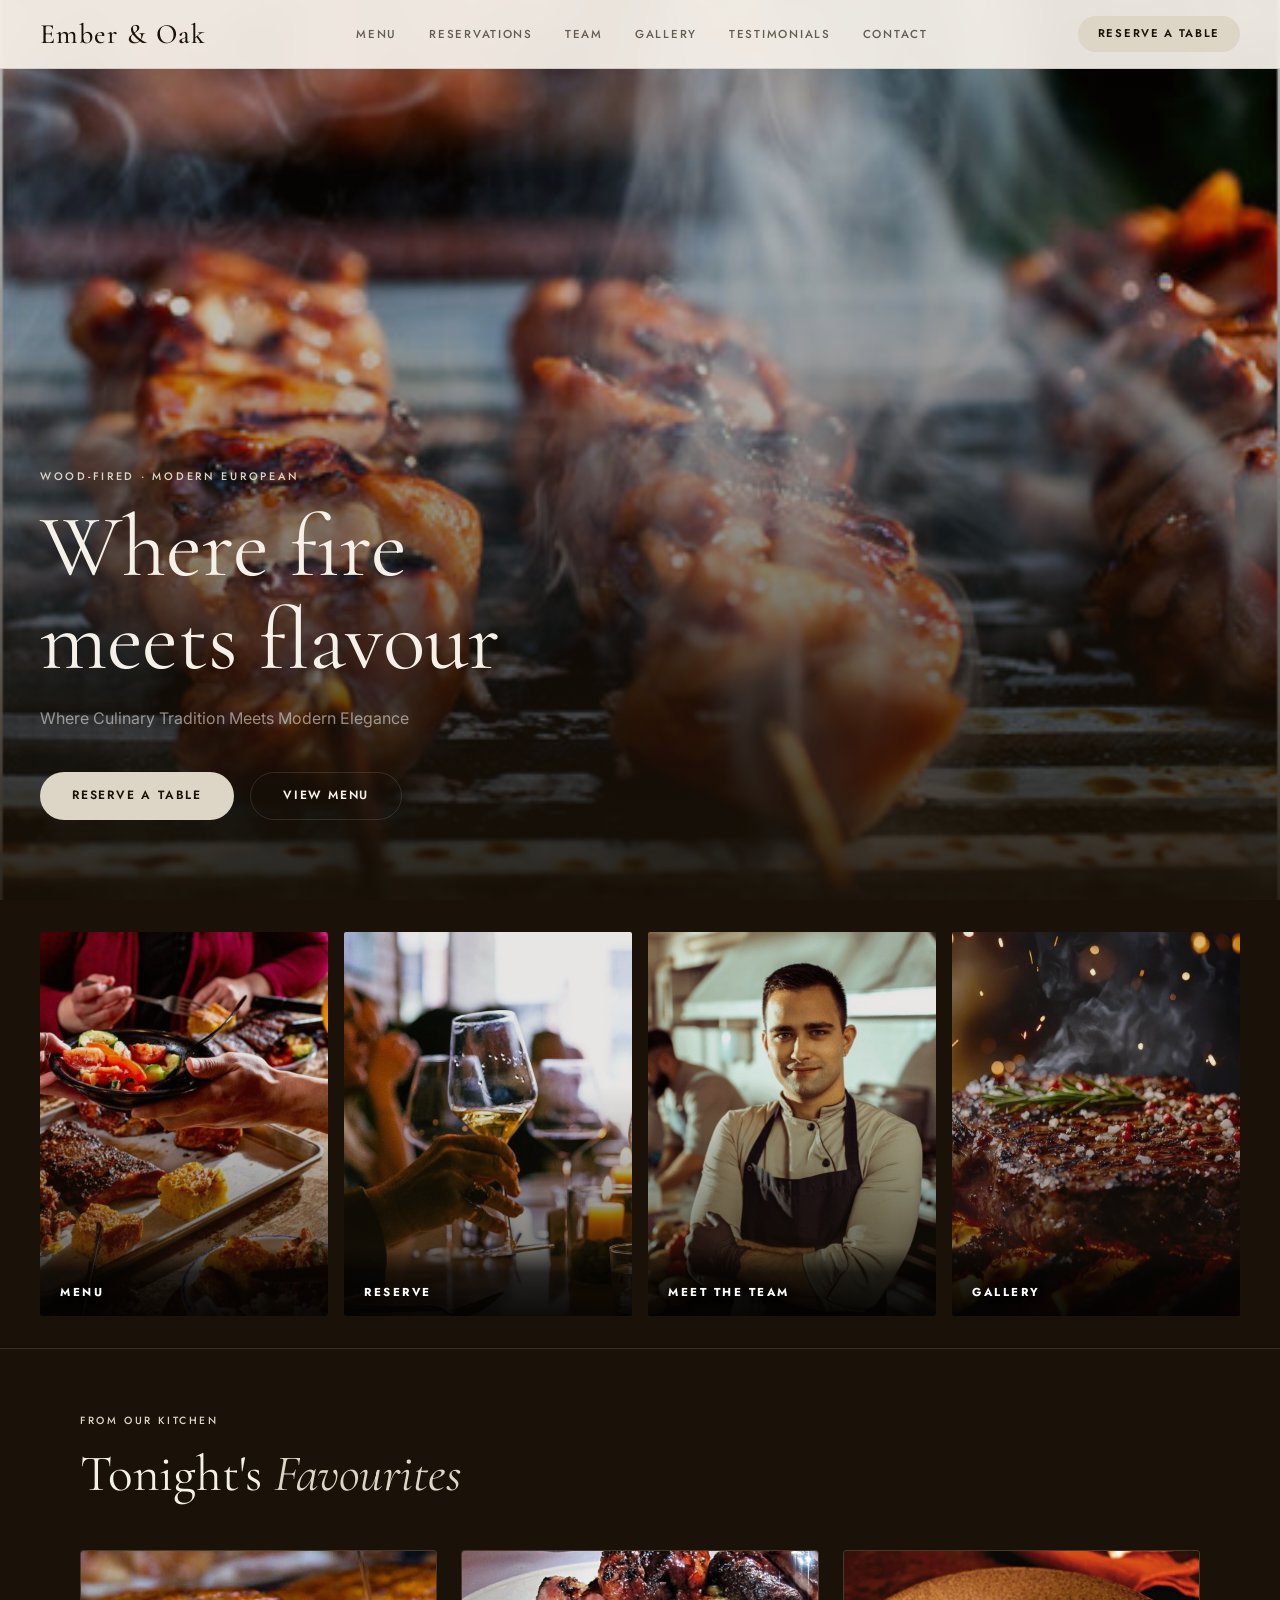
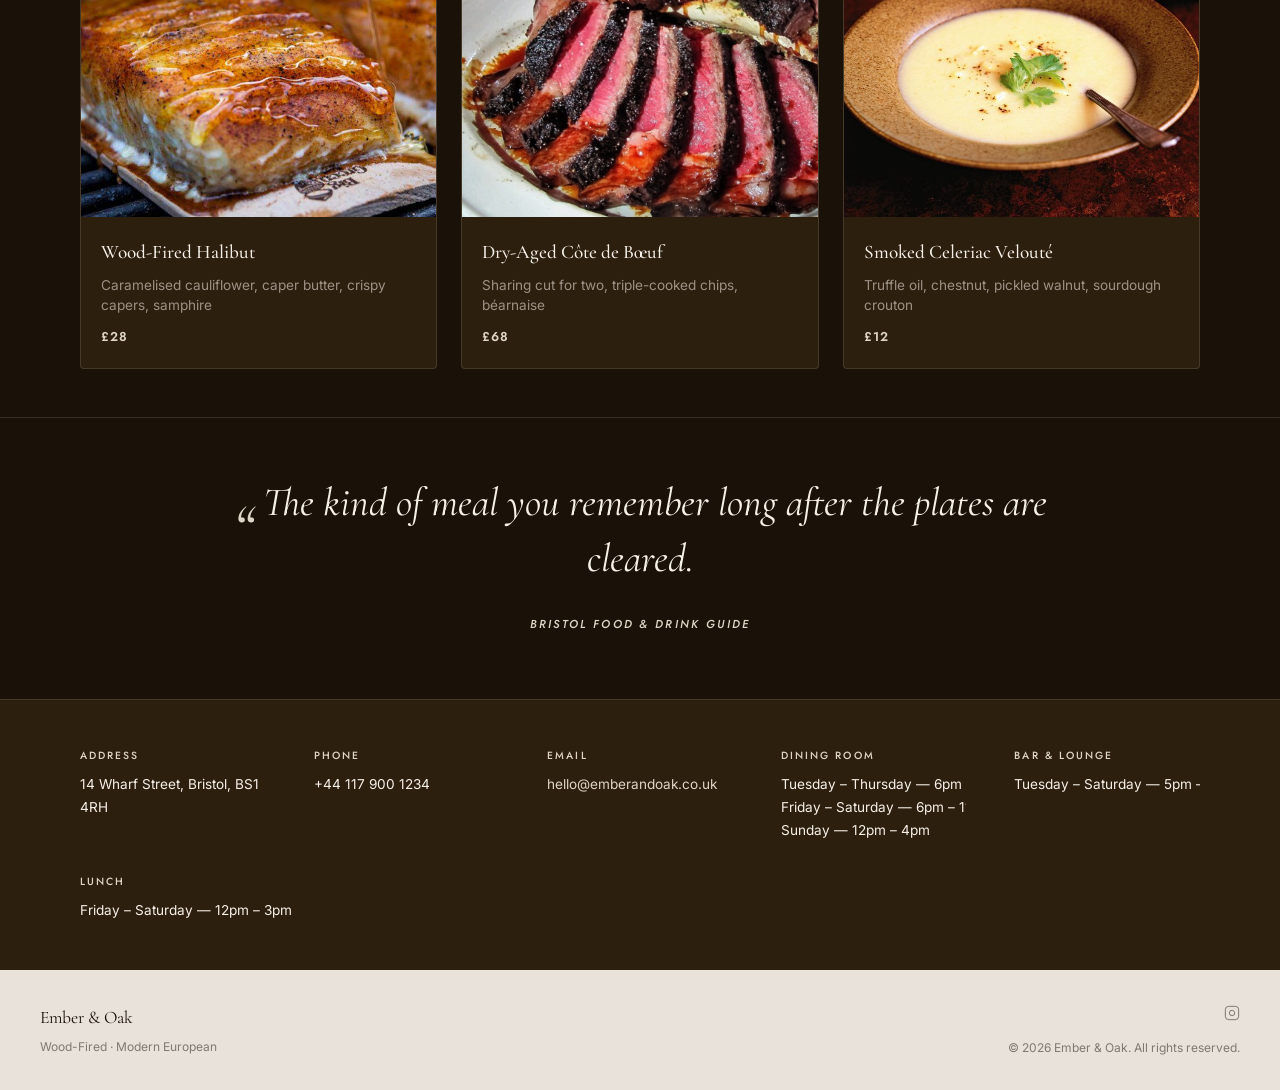
<file: index.html>
<!DOCTYPE html>
<html lang="en">
<head>
<meta charset="UTF-8"/>
<meta name="viewport" content="width=device-width,initial-scale=1"/>
<title>Home — Ember &amp; Oak</title>
<link rel="manifest" href="manifest.json"/>
<link rel="icon" href="icon-192.png" type="image/png"/>
<link rel="apple-touch-icon" href="apple-touch-icon.png"/>
<link rel="preconnect" href="https://fonts.googleapis.com"/>
<link rel="preconnect" href="https://fonts.gstatic.com" crossorigin/>
<style>
@import url("https://fonts.googleapis.com/css2?family=Cormorant+Garamond:ital,wght@0,300;0,400;0,500;0,700;1,400;1,700&family=Inter:wght@300;400;500;600&family=Jost:wght@400;500;600&display=swap");
:root{--bg:#1a1208;--accent:#ddd5c5;--accent-mid:rgba(221,213,197,0.15);--accent-glow:rgba(221,213,197,0.3);--text:#f5f0e8;--text-muted:rgba(245,240,232,0.55);--card:#2d1f0e;--border:rgba(245,240,232,0.12);--font-display:"Cormorant Garamond",serif;--font-body:"Inter",sans-serif;--font-ui:"Jost",sans-serif;}
*,*::before,*::after{box-sizing:border-box;margin:0;padding:0;}
html{scroll-behavior:smooth;}
body{background:var(--bg);color:var(--text);font-family:var(--font-body);font-size:1rem;line-height:1.6;overflow-x:hidden;}
img{max-width:100%;display:block;}
a{color:inherit;text-decoration:none;}
header{position:fixed;top:0;left:0;right:0;z-index:100;display:flex;align-items:center;justify-content:space-between;padding:1rem 2.5rem;background:rgba(245,240,232,0.94);backdrop-filter:blur(12px);-webkit-backdrop-filter:blur(12px);border-bottom:1px solid rgba(26,18,8,0.12);transition:background 0.4s;}
header.scrolled{background:rgba(245,240,232,0.98);}
.site-name{font-family:var(--font-display);font-size:1.75rem;font-weight:500;letter-spacing:0.04em;color:var(--bg);line-height:1;}
.site-name span{color:var(--accent);}
nav.desk-nav{display:flex;align-items:center;gap:2rem;}
nav.desk-nav a{font-family:var(--font-ui);font-size:0.72rem;font-weight:500;letter-spacing:0.15em;text-transform:uppercase;color:rgba(26,18,8,0.65);transition:color 0.2s;}
nav.desk-nav a:hover{color:var(--accent);}
.reserve-btn{font-family:var(--font-ui);font-size:0.7rem;font-weight:600;letter-spacing:0.15em;text-transform:uppercase;color:var(--bg);background:var(--accent);border:none;border-radius:100px;padding:0.55rem 1.25rem;cursor:pointer;transition:all 0.2s;}
.reserve-btn:hover{filter:brightness(1.1);transform:translateY(-1px);}
.hamburger{display:none;background:none;border:none;cursor:pointer;padding:0.25rem;color:var(--bg);}
.hamburger span{display:block;width:22px;height:1.5px;background:currentColor;margin:5px 0;transition:0.3s;}
.nav-overlay{position:fixed;inset:0;background:var(--bg);z-index:150;display:flex;flex-direction:column;align-items:center;justify-content:center;gap:0;opacity:0;pointer-events:none;transition:opacity 0.4s;overflow-y:auto;padding:4rem 2rem 3rem;}
.nav-overlay.open{opacity:1;pointer-events:all;}
.nav-overlay a{font-family:var(--font-display);font-size:clamp(1.8rem,6vw,3rem);font-weight:400;color:var(--text);padding:0.4rem 0;width:100%;text-align:center;opacity:0;transform:translateY(12px);transition:opacity 0.5s,transform 0.5s,color 0.2s;}
.nav-overlay.open a{opacity:1;transform:translateY(0);}
.nav-overlay a:hover{color:var(--accent);}
.nav-install-link{font-family:var(--font-ui) !important;font-size:0.72rem !important;font-weight:600 !important;letter-spacing:0.12em;text-transform:uppercase;border:1px solid var(--border);border-radius:100px;padding:0.5rem 1.25rem !important;width:auto !important;margin-bottom:1.5rem;}
.nav-install-link:hover{border-color:var(--accent);}
.nav-close{position:absolute;top:1.5rem;right:1.5rem;background:none;border:none;cursor:pointer;color:var(--text-muted);font-size:1.75rem;line-height:1;}
.hero{position:relative;min-height:100svh;display:flex;align-items:flex-end;padding:7rem 2.5rem 5rem;overflow:hidden;}
.hero-bg{position:absolute;inset:0;background-size:cover;background-position:center;transform:scale(1.05);transition:transform 8s ease;}
.hero-bg::after{content:"";position:absolute;inset:0;background:linear-gradient(to top,rgba(26,18,8,0.9) 0%,rgba(26,18,8,0.3) 60%,rgba(26,18,8,0.1) 100%);}
.hero-content{position:relative;z-index:1;max-width:700px;}
.hero-eyebrow{font-family:var(--font-ui);font-size:0.68rem;font-weight:500;letter-spacing:0.25em;text-transform:uppercase;color:var(--accent);margin-bottom:1rem;}
.hero h1{font-family:var(--font-display);font-size:clamp(2.8rem,7vw,5.5rem);font-weight:400;line-height:1.05;color:var(--text);margin-bottom:1.25rem;}
.hero h1 em{font-style:italic;color:var(--accent);}
.hero-sub{font-size:1rem;color:var(--text-muted);margin-bottom:2.5rem;max-width:480px;line-height:1.6;}
.hero-ctas{display:flex;gap:1rem;flex-wrap:wrap;}
.btn-hero-primary{display:inline-flex;align-items:center;gap:0.5rem;padding:0.85rem 2rem;background:var(--accent);color:var(--bg);font-family:var(--font-ui);font-size:0.75rem;font-weight:600;letter-spacing:0.15em;text-transform:uppercase;border-radius:100px;transition:all 0.2s;border:none;cursor:pointer;}
.btn-hero-primary:hover{filter:brightness(1.1);transform:translateY(-2px);}
.btn-hero-secondary{display:inline-flex;align-items:center;gap:0.5rem;padding:0.85rem 2rem;background:transparent;color:var(--text);font-family:var(--font-ui);font-size:0.75rem;font-weight:600;letter-spacing:0.15em;text-transform:uppercase;border-radius:100px;border:1px solid var(--border);transition:all 0.2s;cursor:pointer;}
.btn-hero-secondary:hover{border-color:var(--accent);color:var(--accent);}
.gateway{display:grid;grid-template-columns:repeat(4,1fr);gap:1rem;padding:2rem 2.5rem;background:var(--bg);}
.gateway-card{position:relative;overflow:hidden;aspect-ratio:3/4;cursor:pointer;border-radius:2px;}
.gateway-card img,.gateway-card .gateway-bg{position:absolute;inset:0;width:100%;height:100%;object-fit:cover;transition:transform 0.6s cubic-bezier(0.4,0,0.2,1);}
.gateway-card:hover img,.gateway-card:hover .gateway-bg{transform:scale(1.06);}
.gateway-card::after{content:"";position:absolute;inset:0;background:linear-gradient(to top,rgba(26,18,8,0.75) 0%,rgba(26,18,8,0.1) 60%);transition:background 0.4s;}
.gateway-card:hover::after{background:linear-gradient(to top,rgba(26,18,8,0.85) 0%,rgba(26,18,8,0.3) 60%);}
.gateway-label{position:absolute;bottom:0;left:0;right:0;z-index:1;padding:1.25rem 1.25rem 1rem;background:linear-gradient(transparent,rgba(0,0,0,0.65) 35%,rgba(0,0,0,0.85));transform:translateY(4px);transition:transform 0.4s;}
.gateway-card:hover .gateway-label{transform:translateY(0);}
.gateway-label::before{content:"";display:block;width:28px;height:1.5px;background:var(--accent);margin-bottom:0.6rem;transform:scaleX(0);transform-origin:left;transition:transform 0.4s 0.1s;}
.gateway-card:hover .gateway-label::before{transform:scaleX(1);}
.gateway-label span{font-family:var(--font-ui);font-size:0.72rem;font-weight:700;letter-spacing:0.22em;text-transform:uppercase;color:#fff;text-shadow:0 1px 6px rgba(0,0,0,0.6);}
.section-wrap{max-width:1200px;margin:0 auto;padding:0 2.5rem;}
.section-label{font-family:var(--font-ui);font-size:0.65rem;font-weight:500;letter-spacing:0.25em;text-transform:uppercase;color:var(--accent);margin-bottom:1rem;}
.section-title{font-family:var(--font-display);font-size:clamp(2rem,4vw,3.2rem);font-weight:400;line-height:1.1;color:var(--text);margin-bottom:1.5rem;}
.section-title em{font-style:italic;color:var(--accent);}
.featured{padding:4rem 0 3rem;border-top:1px solid var(--border);}
.featured-grid{display:grid;grid-template-columns:repeat(3,1fr);gap:1.5rem;margin-top:3rem;}
.dish-card{background:var(--card);border:1px solid var(--border);border-radius:4px;overflow:hidden;transition:transform 0.3s,box-shadow 0.3s;}
.dish-card:hover{transform:translateY(-4px);box-shadow:0 8px 32px var(--accent-glow);}
.dish-img{aspect-ratio:4/3;object-fit:cover;width:100%;background:linear-gradient(135deg,var(--card),var(--bg));}
.dish-img-placeholder{aspect-ratio:4/3;display:flex;align-items:center;justify-content:center;background:linear-gradient(135deg,var(--card),var(--bg));color:var(--accent);opacity:0.5;font-size:2rem;}
.dish-info{padding:1.25rem;}
.dish-name{font-family:var(--font-display);font-size:1.2rem;font-weight:500;color:var(--text);margin-bottom:0.4rem;}
.dish-desc{font-size:0.85rem;color:var(--text-muted);line-height:1.5;margin-bottom:0.75rem;}
.dish-price{font-family:var(--font-ui);font-size:0.8rem;font-weight:600;letter-spacing:0.08em;color:var(--accent);}
.pull-quote{padding:3.5rem 0 4rem;border-top:1px solid var(--border);text-align:center;}
.pull-quote blockquote{font-family:var(--font-display);font-size:clamp(1.5rem,3.5vw,2.5rem);font-style:italic;font-weight:400;color:var(--text);max-width:820px;margin:0 auto 1.5rem;line-height:1.4;}
.pull-quote blockquote::before{content:"\201C";color:var(--accent);font-size:4rem;line-height:0;vertical-align:-0.5em;margin-right:0.15em;}
.pull-quote cite{font-family:var(--font-ui);font-size:0.72rem;font-weight:500;letter-spacing:0.2em;text-transform:uppercase;color:var(--accent);}
.info-strip{padding:3rem 0;border-top:1px solid var(--border);background:var(--card);}
.info-strip-inner{max-width:1200px;margin:0 auto;padding:0 2.5rem;display:flex;gap:2rem 3rem;flex-wrap:wrap;align-items:flex-start;}
.info-item{flex:1;min-width:160px;max-width:260px;overflow:hidden;}
.info-item-label{font-family:var(--font-ui);font-size:0.65rem;font-weight:500;letter-spacing:0.2em;text-transform:uppercase;color:var(--accent);margin-bottom:0.5rem;}
.info-item-value{font-size:0.85rem;color:var(--text);line-height:1.7;overflow-wrap:break-word;word-break:normal;}
.menu-page{padding:8rem 0 4rem;}
.menu-tabs{display:flex;gap:0;border-bottom:1px solid var(--border);margin-bottom:3rem;overflow-x:auto;scrollbar-width:none;}
.menu-tabs::-webkit-scrollbar{display:none;}
.menu-tab{font-family:var(--font-ui);font-size:0.72rem;font-weight:500;letter-spacing:0.15em;text-transform:uppercase;color:var(--text-muted);padding:0.85rem 1.5rem;cursor:pointer;border-bottom:2px solid transparent;white-space:nowrap;transition:all 0.2s;background:none;border-left:none;border-right:none;border-top:none;}
.menu-tab.active,.menu-tab:hover{color:var(--accent);border-bottom-color:var(--accent);}
.menu-section{display:none;}
.menu-section.active{display:block;}
.menu-items{display:grid;grid-template-columns:repeat(auto-fill,minmax(340px,1fr));gap:1px;border:1px solid var(--border);}
.menu-item{padding:1.5rem;border-right:1px solid var(--border);border-bottom:1px solid var(--border);display:flex;gap:1rem;align-items:flex-start;transition:background 0.2s;}
.menu-item:hover{background:var(--card);}
.menu-item-img{width:88px;height:88px;border-radius:4px;object-fit:cover;flex-shrink:0;cursor:pointer;transition:opacity 0.2s;}
.menu-item-img:hover{opacity:0.82;}
.menu-item-img-placeholder{width:88px;height:88px;border-radius:4px;flex-shrink:0;background:var(--card);display:flex;align-items:center;justify-content:center;color:var(--text-muted);opacity:0.25;font-size:1.5rem;}
#menuLightbox{position:fixed;inset:0;z-index:400;background:rgba(0,0,0,0.93);display:flex;flex-direction:column;align-items:center;justify-content:center;padding:2rem;opacity:0;pointer-events:none;transition:opacity 0.35s;}
#menuLightbox.open{opacity:1;pointer-events:all;}
#menuLightbox img{max-width:min(640px,90vw);max-height:75vh;object-fit:contain;border-radius:4px;box-shadow:0 8px 64px rgba(0,0,0,0.6);}
#menuLbCaption{font-family:var(--font-display);font-style:italic;font-size:1.1rem;color:rgba(245,240,232,0.7);margin-top:1.25rem;text-align:center;}
#menuLbClose{position:absolute;top:1.25rem;right:1.5rem;background:none;border:none;color:rgba(245,240,232,0.45);font-size:2rem;line-height:1;cursor:pointer;transition:color 0.2s;}
#menuLbClose:hover{color:rgba(245,240,232,0.9);}
.menu-item-body{flex:1;}
.menu-item-top{display:flex;justify-content:space-between;align-items:baseline;gap:1rem;margin-bottom:0.3rem;}
.menu-item-name{font-family:var(--font-display);font-size:1.05rem;font-weight:500;color:var(--text);}
.menu-item-price{font-family:var(--font-ui);font-size:0.78rem;font-weight:600;color:var(--accent);white-space:nowrap;flex-shrink:0;}
.menu-item-desc{font-size:0.82rem;color:var(--text-muted);line-height:1.5;}
.menu-tags{display:flex;gap:0.3rem;margin-top:0.5rem;flex-wrap:wrap;}
.menu-tag{font-family:var(--font-ui);font-size:0.6rem;font-weight:500;letter-spacing:0.1em;text-transform:uppercase;padding:0.15rem 0.45rem;border:1px solid var(--border);border-radius:100px;color:var(--text-muted);}
.menu-tag.v{border-color:#ddd5c5;color:#ddd5c5;}
.team-page{padding:8rem 0 4rem;}
.team-grid{display:grid;grid-template-columns:repeat(auto-fill,minmax(280px,1fr));gap:2rem;margin-top:3rem;}
.team-card{background:var(--card);border:1px solid var(--border);}
.team-photo{aspect-ratio:3/4;object-fit:cover;width:100%;background:linear-gradient(135deg,var(--card),var(--bg));}
.team-photo-placeholder{aspect-ratio:3/4;display:flex;align-items:center;justify-content:center;background:linear-gradient(135deg,var(--card),var(--bg));color:var(--text-muted);font-size:3rem;}
.team-info{padding:1.5rem;}
.team-name{font-family:var(--font-display);font-size:1.3rem;font-weight:500;color:var(--text);margin-bottom:0.25rem;}
.team-title{font-family:var(--font-ui);font-size:0.68rem;font-weight:500;letter-spacing:0.18em;text-transform:uppercase;color:var(--accent);margin-bottom:0.75rem;}
.team-bio{font-size:0.85rem;color:var(--text-muted);line-height:1.65;}
.gallery-page{padding:8rem 0 4rem;}
.gallery-page .section-title{font-size:clamp(3rem,7vw,5rem);}
.gallery-grid{columns:2;column-gap:1rem;margin-top:2rem;}
.gallery-item{break-inside:avoid;margin-bottom:1rem;position:relative;overflow:hidden;}
.gallery-item img{width:100%;display:block;transition:transform 0.5s;}
.gallery-item:hover img{transform:scale(1.03);}
.gallery-caption{position:absolute;bottom:0;left:0;right:0;padding:0.75rem 1rem;background:linear-gradient(transparent,rgba(26,18,8,0.8));font-size:0.8rem;color:var(--text-muted);font-style:italic;opacity:0;transition:opacity 0.3s;}
.gallery-item:hover .gallery-caption{opacity:1;}
.gallery-section-label{font-family:var(--font-display);font-size:1.4rem;font-weight:400;font-style:italic;color:var(--accent);margin:3rem 0 1rem;}
.gallery-section-eyebrow{font-family:var(--font-ui);font-size:0.65rem;font-weight:500;letter-spacing:0.2em;text-transform:uppercase;color:var(--text-muted);margin-bottom:0.35rem;}
.testimonials-page{padding:8rem 0 4rem;}
.testimonials-grid{display:grid;grid-template-columns:repeat(auto-fill,minmax(320px,1fr));gap:1.5rem;margin-top:3rem;}
.testimonial-card{background:var(--card);border:1px solid var(--border);padding:2rem;display:flex;flex-direction:column;}
.testimonial-quote-mark{font-family:var(--font-display);font-size:3.5rem;line-height:0.8;color:var(--accent);opacity:0.35;margin-bottom:0.75rem;display:block;}
.testimonial-card::before{display:none;}
.testimonial-quote{font-family:var(--font-display);font-style:italic;font-size:1.05rem;color:var(--text);line-height:1.7;margin-bottom:1.5rem;position:relative;z-index:1;}
.testimonial-meta{display:flex;flex-direction:column;gap:0.2rem;}
.testimonial-name{font-family:var(--font-ui);font-size:0.75rem;font-weight:600;letter-spacing:0.12em;text-transform:uppercase;color:var(--text);}
.testimonial-source{font-size:0.78rem;color:var(--accent);}
.testimonial-stars{color:var(--accent);font-size:0.85rem;margin-bottom:0.75rem;}
.res-page{padding:8rem 0 4rem;}
.res-form-wrap{max-width:600px;}
.res-notes{font-style:italic;color:var(--text-muted);font-size:0.9rem;line-height:1.7;margin-bottom:2.5rem;padding-left:1rem;border-left:2px solid var(--accent);}
.form-field{margin-bottom:1.5rem;}
.form-field label{display:block;font-family:var(--font-ui);font-size:0.68rem;font-weight:500;letter-spacing:0.15em;text-transform:uppercase;color:var(--text-muted);margin-bottom:0.5rem;}
.form-field input,.form-field select,.form-field textarea{width:100%;background:var(--card);border:1px solid var(--border);color:var(--text);font-family:var(--font-body);font-size:1rem;padding:0.85rem 1rem;border-radius:0;outline:none;transition:border-color 0.2s;appearance:none;-webkit-appearance:none;}
.form-field input:focus,.form-field select:focus,.form-field textarea:focus{border-color:var(--accent);}
.form-field textarea{resize:vertical;min-height:120px;}
.form-row-2{display:grid;grid-template-columns:1fr 1fr;gap:1rem;}
.submit-btn{width:100%;padding:1rem;background:var(--accent);color:var(--bg);font-family:var(--font-ui);font-size:0.75rem;font-weight:600;letter-spacing:0.2em;text-transform:uppercase;border:none;cursor:pointer;transition:all 0.2s;}
.submit-btn:hover{filter:brightness(1.1);}
.contact-page{padding:8rem 0 4rem;}
.contact-grid{display:grid;grid-template-columns:1fr 1fr;gap:4rem;margin-top:3rem;}
.contact-map{width:100%;aspect-ratio:4/3;border:1px solid var(--border);background:var(--card);}
.contact-map iframe{width:100%;height:100%;border:0;filter:grayscale(0.3);}
.contact-detail{display:flex;gap:1rem;align-items:flex-start;margin-bottom:1.5rem;}
.contact-detail-icon{color:var(--accent);flex-shrink:0;margin-top:2px;}
.contact-detail-label{font-family:var(--font-ui);font-size:0.65rem;font-weight:500;letter-spacing:0.15em;text-transform:uppercase;color:var(--accent);margin-bottom:0.25rem;}
.contact-detail-value{font-size:0.9rem;color:var(--text);line-height:1.6;}
.hours-inline{line-height:1.9;white-space:normal;}
footer{padding:2rem 2.5rem;border-top:1px solid var(--border);background:rgba(245,240,232,0.94);display:flex;align-items:center;justify-content:space-between;flex-wrap:wrap;gap:1rem 2rem;}
.footer-name{font-family:var(--font-display);font-size:1.1rem;font-weight:400;color:var(--bg);}
.footer-links{display:flex;gap:1.5rem;}
.footer-links a{font-family:var(--font-ui);font-size:0.65rem;font-weight:500;letter-spacing:0.15em;text-transform:uppercase;color:rgba(26,18,8,0.55);transition:color 0.2s;}
.footer-links a:hover{color:var(--accent);}
.footer-copy{font-size:0.75rem;color:rgba(26,18,8,0.5);}
.social-links{display:flex;gap:0.75rem;}
.social-link{color:rgba(26,18,8,0.5);transition:color 0.2s;}
.social-link:hover{color:var(--accent);}
.page-header{padding:8rem 2.5rem 3rem;border-bottom:1px solid var(--border);}
.page-header h1{font-family:var(--font-display);font-size:clamp(2.5rem,6vw,4.5rem);font-weight:400;color:var(--text);margin-top:0.75rem;}
.page-header h1 em{font-style:italic;color:var(--accent);}
.reveal{opacity:0;transform:translateY(20px);transition:opacity 0.7s ease,transform 0.7s ease;}
.reveal.visible{opacity:1;transform:none;}
@media(max-width:900px){.hero{padding:0 1.5rem 4rem;}.gateway{grid-template-columns:repeat(2,1fr);}.featured-grid{grid-template-columns:1fr 1fr;}.contact-grid{grid-template-columns:1fr;}.section-wrap{padding:0 1.5rem;}nav.desk-nav{display:none;}.hamburger{display:block;}.reserve-btn.desktop{display:none;}}
@media(max-width:600px){.gateway{grid-template-columns:repeat(2,1fr);}.featured-grid{grid-template-columns:1fr;}.gallery-grid{columns:1;}.menu-items{grid-template-columns:1fr;}.team-grid{grid-template-columns:1fr 1fr;}.form-row-2{grid-template-columns:1fr;}footer{flex-direction:column;text-align:center;}.footer-links{justify-content:center;}}
</style>
</head>
<body>
<div class="nav-overlay" id="navOverlay">
  <button class="nav-close" onclick="closeNav()">×</button>
  <a href="#" class="nav-install-link" onclick="installApp();return false;">Add to Home Screen</a>
  <a href="menu.html">Menu</a>
    <a href="reservations.html">Reservations</a>
    <a href="team.html">Team</a>
    <a href="gallery.html">Gallery</a>
    <a href="testimonials.html">Testimonials</a>
    <a href="contact.html">Contact</a>
</div>
<header id="siteHeader">
  <a class="site-name" href="index.html">Ember &amp; Oak</a>
  <nav class="desk-nav">
    <a href="menu.html">Menu</a>
      <a href="reservations.html">Reservations</a>
      <a href="team.html">Team</a>
      <a href="gallery.html">Gallery</a>
      <a href="testimonials.html">Testimonials</a>
      <a href="contact.html">Contact</a>
  </nav>
  <div style="display:flex;align-items:center;gap:1rem;">
    <a href="reservations.html" class="reserve-btn desktop">Reserve a Table</a>
    <button class="hamburger" id="hamburger" aria-label="Menu" onclick="toggleNav()"><span></span><span></span><span></span></button>
  </div>
</header>
<main>
<section class="hero">
<div class="hero-bg" style="background-image:url('images/hero.jpg');background-size:cover;background-position:center;"></div>
<div class="hero-content">
<div class="hero-eyebrow">Wood-Fired · Modern European</div>
<h1>Where fire<br>meets flavour</h1>
<p class="hero-sub">Where Culinary Tradition Meets Modern Elegance</p>
<div class="hero-ctas">
<a href="reservations.html" class="btn-hero-primary">Reserve a Table</a>
<a href="menu.html" class="btn-hero-secondary">View Menu</a>
</div>
</div>
</section>
<div class="gateway">
<a href="menu.html" class="gateway-card"><div class="gateway-bg" style="background-image:url('images/gateway-menu.jpg');background-size:cover;background-position:center;"></div><div class="gateway-label"><span>Menu</span></div></a>
<a href="reservations.html" class="gateway-card"><div class="gateway-bg" style="background-image:url('images/gateway-reserve.jpg');background-size:cover;background-position:center;"></div><div class="gateway-label"><span>Reserve</span></div></a>
<a href="team.html" class="gateway-card"><div class="gateway-bg" style="background-image:url('images/gateway-team.jpg');background-size:cover;background-position:center;"></div><div class="gateway-label"><span>Meet the Team</span></div></a>
<a href="gallery.html" class="gateway-card"><div class="gateway-bg" style="background-image:url('images/gateway-gallery.jpg');background-size:cover;background-position:center;"></div><div class="gateway-label"><span>Gallery</span></div></a>
</div>
<div class="featured reveal">
<div class="section-wrap">
<div class="section-label">From our kitchen</div>
<h2 class="section-title">Tonight's <em>Favourites</em></h2>
<div class="featured-grid">
<div class="dish-card"><img class="dish-img" src="images/dish1.jpg" alt="Wood-Fired Halibut"/><div class="dish-info"><div class="dish-name">Wood-Fired Halibut</div><div class="dish-desc">Caramelised cauliflower, caper butter, crispy capers, samphire</div><div class="dish-price">£28</div></div></div>
<div class="dish-card"><img class="dish-img" src="images/dish2.jpg" alt="Dry-Aged Côte de Bœuf"/><div class="dish-info"><div class="dish-name">Dry-Aged Côte de Bœuf</div><div class="dish-desc">Sharing cut for two, triple-cooked chips, béarnaise</div><div class="dish-price">£68</div></div></div>
<div class="dish-card"><img class="dish-img" src="images/dish3.jpg" alt="Smoked Celeriac Velouté"/><div class="dish-info"><div class="dish-name">Smoked Celeriac Velouté</div><div class="dish-desc">Truffle oil, chestnut, pickled walnut, sourdough crouton</div><div class="dish-price">£12</div></div></div>
</div>
</div>
</div>
<div class="pull-quote reveal">
<div class="section-wrap">
<blockquote>The kind of meal you remember long after the plates are cleared.</blockquote>
<cite>Bristol Food &amp; Drink Guide</cite>
</div>
</div>
<div class="info-strip">
<div class="info-strip-inner">
<div class="info-item reveal"><div class="info-item-label">Address</div><div class="info-item-value">14 Wharf Street, Bristol, BS1 4RH</div></div>
<div class="info-item reveal"><div class="info-item-label">Phone</div><div class="info-item-value"><a href="tel:+44 117 900 1234" style="color:inherit;">+44 117 900 1234</a></div></div>
<div class="info-item reveal"><div class="info-item-label">Email</div><div class="info-item-value"><a href="mailto:hello@emberandoak.co.uk" style="color:var(--accent);">hello@emberandoak.co.uk</a></div></div>
<div class="info-item reveal"><div class="info-item-label">Dining Room</div><div class="info-item-value"><span style="white-space:nowrap;">Tuesday – Thursday &mdash; 6pm – 10pm</span><br/><span style="white-space:nowrap;">Friday – Saturday &mdash; 6pm – 11pm</span><br/><span style="white-space:nowrap;">Sunday &mdash; 12pm – 4pm</span></div></div>
<div class="info-item reveal"><div class="info-item-label">Bar &amp; Lounge</div><div class="info-item-value"><span style="white-space:nowrap;">Tuesday – Saturday &mdash; 5pm – 12am</span></div></div>
<div class="info-item reveal"><div class="info-item-label">Lunch</div><div class="info-item-value"><span style="white-space:nowrap;">Friday – Saturday &mdash; 12pm – 3pm</span></div></div>
</div>
</div>
</main>
<footer>
  <div style="min-width:160px;">
    <div class="footer-name">Ember &amp; Oak</div>
    <div class="footer-copy" style="margin-top:0.3rem;">Wood-Fired · Modern European</div>
  </div>
  <div style="display:flex;flex-direction:column;align-items:flex-end;gap:0.6rem;min-width:140px;">
    <div class="social-links"><a class="social-link" href="https://instagram.com/emberandoak" target="_blank" aria-label="Instagram"><svg width="16" height="16" fill="none" stroke="currentColor" stroke-width="1.5" viewBox="0 0 24 24"><rect x="2" y="2" width="20" height="20" rx="5"/><path d="M16 11.37A4 4 0 1 1 12.63 8 4 4 0 0 1 16 11.37z"/><line x1="17.5" y1="6.5" x2="17.51" y2="6.5"/></svg></a></div>
    <div class="footer-copy">&copy; 2026 Ember &amp; Oak. All rights reserved.</div>
  </div>
</footer>
<script>
async function handleFormspreeSubmit(evt,formEl,endpoint,successId,errorId){
  evt.preventDefault();
  var successEl=document.getElementById(successId);var errorEl=document.getElementById(errorId);
  if(successEl)successEl.style.display="none";if(errorEl)errorEl.style.display="none";
  if(!endpoint||endpoint.slice(-3)==="/f/"||endpoint==="#"){if(errorEl){errorEl.textContent="This form is not yet configured. Please contact us directly.";errorEl.style.display="block";}return false;}
  var btn=formEl.querySelector('button[type="submit"]');var origText=btn?btn.textContent:"";
  if(btn){btn.disabled=true;btn.textContent="Sending\u2026";}
  try{
    var res=await fetch(endpoint,{method:"POST",body:new FormData(formEl),headers:{"Accept":"application/json"}});
    var data=await res.json().catch(function(){return{};});
    if(res.ok){
      formEl.reset();
      if(successEl){successEl.style.display="block";successEl.scrollIntoView({behavior:"smooth",block:"center"});}
    }else{
      var msg=(data&&data.errors&&data.errors.length)?data.errors.map(function(e){return e.message;}).join(", "):"Something went wrong. Please try again.";
      if(errorEl){errorEl.textContent=msg;errorEl.style.display="block";errorEl.scrollIntoView({behavior:"smooth",block:"center"});}
    }
  }catch(e){
    if(errorEl){errorEl.textContent="Something went wrong. Please try again.";errorEl.style.display="block";}
  }
  if(btn){btn.disabled=false;btn.textContent=origText;}
  return false;
}
var deferredInstallPrompt=null;
window.addEventListener("beforeinstallprompt",function(e){e.preventDefault();deferredInstallPrompt=e;});
function installApp(){
  var isIOS=/iphone|ipad|ipod/i.test(navigator.userAgent);
  if(isIOS){
    alert("To install: tap the Share icon, then \"Add to Home Screen\".");
    return;
  }
  if(deferredInstallPrompt){
    deferredInstallPrompt.prompt();
    deferredInstallPrompt.userChoice.then(function(){deferredInstallPrompt=null;});
  } else {
    alert("To install: open your browser menu and choose \"Install app\" or \"Add to Home Screen\".");
  }
}
function toggleNav(){var o=document.getElementById("navOverlay");o.classList.toggle("open");document.body.style.overflow=o.classList.contains("open")?"hidden":"";}
function closeNav(){document.getElementById("navOverlay").classList.remove("open");document.body.style.overflow="";}
document.addEventListener("keydown",function(e){if(e.key==="Escape")closeNav();});
window.addEventListener("scroll",function(){document.getElementById("siteHeader").classList.toggle("scrolled",window.scrollY>60);},{passive:true});
function _checkReveals(){document.querySelectorAll(".reveal:not(.visible)").forEach(function(r){var rect=r.getBoundingClientRect();if(rect.top<window.innerHeight-60)r.classList.add("visible");});}
_checkReveals();
window.addEventListener("scroll",_checkReveals,{passive:true});
</script>
<script>
var hero = document.querySelector(".hero-bg");
if(hero) setTimeout(function(){hero.style.transform="scale(1)";},100);
</script>
</body>
</html>
</file>
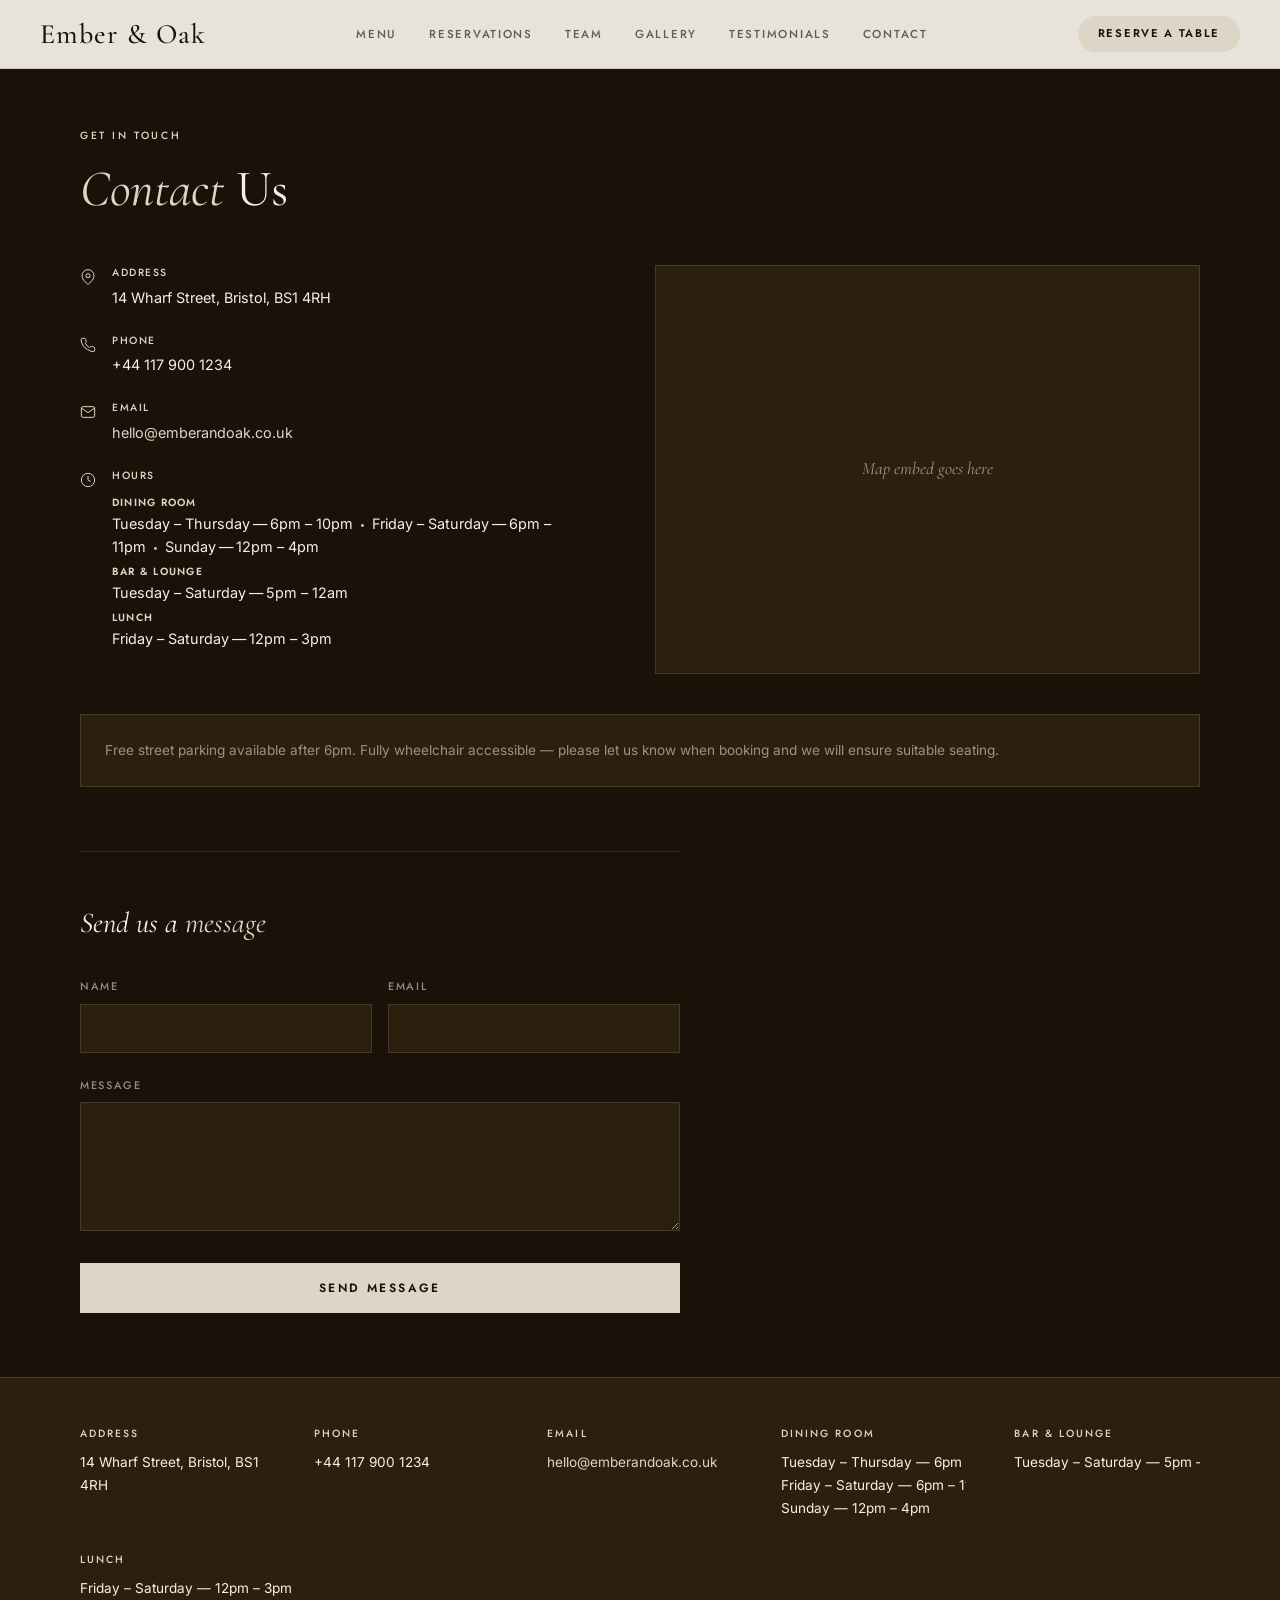
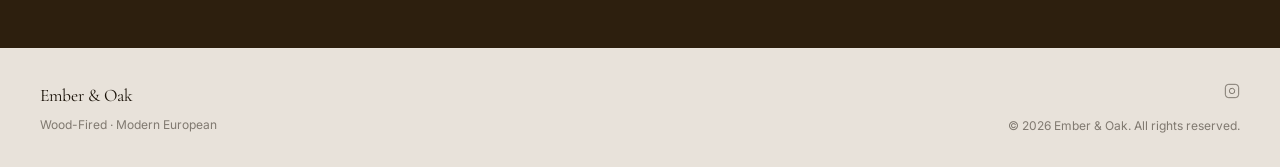
<file: contact.html>
<!DOCTYPE html>
<html lang="en">
<head>
<meta charset="UTF-8"/>
<meta name="viewport" content="width=device-width,initial-scale=1"/>
<title>Contact — Ember &amp; Oak</title>
<link rel="manifest" href="manifest.json"/>
<link rel="icon" href="icon-192.png" type="image/png"/>
<link rel="apple-touch-icon" href="apple-touch-icon.png"/>
<link rel="preconnect" href="https://fonts.googleapis.com"/>
<link rel="preconnect" href="https://fonts.gstatic.com" crossorigin/>
<style>
@import url("https://fonts.googleapis.com/css2?family=Cormorant+Garamond:ital,wght@0,300;0,400;0,500;0,700;1,400;1,700&family=Inter:wght@300;400;500;600&family=Jost:wght@400;500;600&display=swap");
:root{--bg:#1a1208;--accent:#ddd5c5;--accent-mid:rgba(221,213,197,0.15);--accent-glow:rgba(221,213,197,0.3);--text:#f5f0e8;--text-muted:rgba(245,240,232,0.55);--card:#2d1f0e;--border:rgba(245,240,232,0.12);--font-display:"Cormorant Garamond",serif;--font-body:"Inter",sans-serif;--font-ui:"Jost",sans-serif;}
*,*::before,*::after{box-sizing:border-box;margin:0;padding:0;}
html{scroll-behavior:smooth;}
body{background:var(--bg);color:var(--text);font-family:var(--font-body);font-size:1rem;line-height:1.6;overflow-x:hidden;}
img{max-width:100%;display:block;}
a{color:inherit;text-decoration:none;}
header{position:fixed;top:0;left:0;right:0;z-index:100;display:flex;align-items:center;justify-content:space-between;padding:1rem 2.5rem;background:rgba(245,240,232,0.94);backdrop-filter:blur(12px);-webkit-backdrop-filter:blur(12px);border-bottom:1px solid rgba(26,18,8,0.12);transition:background 0.4s;}
header.scrolled{background:rgba(245,240,232,0.98);}
.site-name{font-family:var(--font-display);font-size:1.75rem;font-weight:500;letter-spacing:0.04em;color:var(--bg);line-height:1;}
.site-name span{color:var(--accent);}
nav.desk-nav{display:flex;align-items:center;gap:2rem;}
nav.desk-nav a{font-family:var(--font-ui);font-size:0.72rem;font-weight:500;letter-spacing:0.15em;text-transform:uppercase;color:rgba(26,18,8,0.65);transition:color 0.2s;}
nav.desk-nav a:hover{color:var(--accent);}
.reserve-btn{font-family:var(--font-ui);font-size:0.7rem;font-weight:600;letter-spacing:0.15em;text-transform:uppercase;color:var(--bg);background:var(--accent);border:none;border-radius:100px;padding:0.55rem 1.25rem;cursor:pointer;transition:all 0.2s;}
.reserve-btn:hover{filter:brightness(1.1);transform:translateY(-1px);}
.hamburger{display:none;background:none;border:none;cursor:pointer;padding:0.25rem;color:var(--bg);}
.hamburger span{display:block;width:22px;height:1.5px;background:currentColor;margin:5px 0;transition:0.3s;}
.nav-overlay{position:fixed;inset:0;background:var(--bg);z-index:150;display:flex;flex-direction:column;align-items:center;justify-content:center;gap:0;opacity:0;pointer-events:none;transition:opacity 0.4s;overflow-y:auto;padding:4rem 2rem 3rem;}
.nav-overlay.open{opacity:1;pointer-events:all;}
.nav-overlay a{font-family:var(--font-display);font-size:clamp(1.8rem,6vw,3rem);font-weight:400;color:var(--text);padding:0.4rem 0;width:100%;text-align:center;opacity:0;transform:translateY(12px);transition:opacity 0.5s,transform 0.5s,color 0.2s;}
.nav-overlay.open a{opacity:1;transform:translateY(0);}
.nav-overlay a:hover{color:var(--accent);}
.nav-install-link{font-family:var(--font-ui) !important;font-size:0.72rem !important;font-weight:600 !important;letter-spacing:0.12em;text-transform:uppercase;border:1px solid var(--border);border-radius:100px;padding:0.5rem 1.25rem !important;width:auto !important;margin-bottom:1.5rem;}
.nav-install-link:hover{border-color:var(--accent);}
.nav-close{position:absolute;top:1.5rem;right:1.5rem;background:none;border:none;cursor:pointer;color:var(--text-muted);font-size:1.75rem;line-height:1;}
.hero{position:relative;min-height:100svh;display:flex;align-items:flex-end;padding:7rem 2.5rem 5rem;overflow:hidden;}
.hero-bg{position:absolute;inset:0;background-size:cover;background-position:center;transform:scale(1.05);transition:transform 8s ease;}
.hero-bg::after{content:"";position:absolute;inset:0;background:linear-gradient(to top,rgba(26,18,8,0.9) 0%,rgba(26,18,8,0.3) 60%,rgba(26,18,8,0.1) 100%);}
.hero-content{position:relative;z-index:1;max-width:700px;}
.hero-eyebrow{font-family:var(--font-ui);font-size:0.68rem;font-weight:500;letter-spacing:0.25em;text-transform:uppercase;color:var(--accent);margin-bottom:1rem;}
.hero h1{font-family:var(--font-display);font-size:clamp(2.8rem,7vw,5.5rem);font-weight:400;line-height:1.05;color:var(--text);margin-bottom:1.25rem;}
.hero h1 em{font-style:italic;color:var(--accent);}
.hero-sub{font-size:1rem;color:var(--text-muted);margin-bottom:2.5rem;max-width:480px;line-height:1.6;}
.hero-ctas{display:flex;gap:1rem;flex-wrap:wrap;}
.btn-hero-primary{display:inline-flex;align-items:center;gap:0.5rem;padding:0.85rem 2rem;background:var(--accent);color:var(--bg);font-family:var(--font-ui);font-size:0.75rem;font-weight:600;letter-spacing:0.15em;text-transform:uppercase;border-radius:100px;transition:all 0.2s;border:none;cursor:pointer;}
.btn-hero-primary:hover{filter:brightness(1.1);transform:translateY(-2px);}
.btn-hero-secondary{display:inline-flex;align-items:center;gap:0.5rem;padding:0.85rem 2rem;background:transparent;color:var(--text);font-family:var(--font-ui);font-size:0.75rem;font-weight:600;letter-spacing:0.15em;text-transform:uppercase;border-radius:100px;border:1px solid var(--border);transition:all 0.2s;cursor:pointer;}
.btn-hero-secondary:hover{border-color:var(--accent);color:var(--accent);}
.gateway{display:grid;grid-template-columns:repeat(4,1fr);gap:1rem;padding:2rem 2.5rem;background:var(--bg);}
.gateway-card{position:relative;overflow:hidden;aspect-ratio:3/4;cursor:pointer;border-radius:2px;}
.gateway-card img,.gateway-card .gateway-bg{position:absolute;inset:0;width:100%;height:100%;object-fit:cover;transition:transform 0.6s cubic-bezier(0.4,0,0.2,1);}
.gateway-card:hover img,.gateway-card:hover .gateway-bg{transform:scale(1.06);}
.gateway-card::after{content:"";position:absolute;inset:0;background:linear-gradient(to top,rgba(26,18,8,0.75) 0%,rgba(26,18,8,0.1) 60%);transition:background 0.4s;}
.gateway-card:hover::after{background:linear-gradient(to top,rgba(26,18,8,0.85) 0%,rgba(26,18,8,0.3) 60%);}
.gateway-label{position:absolute;bottom:0;left:0;right:0;z-index:1;padding:1.25rem 1.25rem 1rem;background:linear-gradient(transparent,rgba(0,0,0,0.65) 35%,rgba(0,0,0,0.85));transform:translateY(4px);transition:transform 0.4s;}
.gateway-card:hover .gateway-label{transform:translateY(0);}
.gateway-label::before{content:"";display:block;width:28px;height:1.5px;background:var(--accent);margin-bottom:0.6rem;transform:scaleX(0);transform-origin:left;transition:transform 0.4s 0.1s;}
.gateway-card:hover .gateway-label::before{transform:scaleX(1);}
.gateway-label span{font-family:var(--font-ui);font-size:0.72rem;font-weight:700;letter-spacing:0.22em;text-transform:uppercase;color:#fff;text-shadow:0 1px 6px rgba(0,0,0,0.6);}
.section-wrap{max-width:1200px;margin:0 auto;padding:0 2.5rem;}
.section-label{font-family:var(--font-ui);font-size:0.65rem;font-weight:500;letter-spacing:0.25em;text-transform:uppercase;color:var(--accent);margin-bottom:1rem;}
.section-title{font-family:var(--font-display);font-size:clamp(2rem,4vw,3.2rem);font-weight:400;line-height:1.1;color:var(--text);margin-bottom:1.5rem;}
.section-title em{font-style:italic;color:var(--accent);}
.featured{padding:4rem 0 3rem;border-top:1px solid var(--border);}
.featured-grid{display:grid;grid-template-columns:repeat(3,1fr);gap:1.5rem;margin-top:3rem;}
.dish-card{background:var(--card);border:1px solid var(--border);border-radius:4px;overflow:hidden;transition:transform 0.3s,box-shadow 0.3s;}
.dish-card:hover{transform:translateY(-4px);box-shadow:0 8px 32px var(--accent-glow);}
.dish-img{aspect-ratio:4/3;object-fit:cover;width:100%;background:linear-gradient(135deg,var(--card),var(--bg));}
.dish-img-placeholder{aspect-ratio:4/3;display:flex;align-items:center;justify-content:center;background:linear-gradient(135deg,var(--card),var(--bg));color:var(--accent);opacity:0.5;font-size:2rem;}
.dish-info{padding:1.25rem;}
.dish-name{font-family:var(--font-display);font-size:1.2rem;font-weight:500;color:var(--text);margin-bottom:0.4rem;}
.dish-desc{font-size:0.85rem;color:var(--text-muted);line-height:1.5;margin-bottom:0.75rem;}
.dish-price{font-family:var(--font-ui);font-size:0.8rem;font-weight:600;letter-spacing:0.08em;color:var(--accent);}
.pull-quote{padding:3.5rem 0 4rem;border-top:1px solid var(--border);text-align:center;}
.pull-quote blockquote{font-family:var(--font-display);font-size:clamp(1.5rem,3.5vw,2.5rem);font-style:italic;font-weight:400;color:var(--text);max-width:820px;margin:0 auto 1.5rem;line-height:1.4;}
.pull-quote blockquote::before{content:"\201C";color:var(--accent);font-size:4rem;line-height:0;vertical-align:-0.5em;margin-right:0.15em;}
.pull-quote cite{font-family:var(--font-ui);font-size:0.72rem;font-weight:500;letter-spacing:0.2em;text-transform:uppercase;color:var(--accent);}
.info-strip{padding:3rem 0;border-top:1px solid var(--border);background:var(--card);}
.info-strip-inner{max-width:1200px;margin:0 auto;padding:0 2.5rem;display:flex;gap:2rem 3rem;flex-wrap:wrap;align-items:flex-start;}
.info-item{flex:1;min-width:160px;max-width:260px;overflow:hidden;}
.info-item-label{font-family:var(--font-ui);font-size:0.65rem;font-weight:500;letter-spacing:0.2em;text-transform:uppercase;color:var(--accent);margin-bottom:0.5rem;}
.info-item-value{font-size:0.85rem;color:var(--text);line-height:1.7;overflow-wrap:break-word;word-break:normal;}
.menu-page{padding:8rem 0 4rem;}
.menu-tabs{display:flex;gap:0;border-bottom:1px solid var(--border);margin-bottom:3rem;overflow-x:auto;scrollbar-width:none;}
.menu-tabs::-webkit-scrollbar{display:none;}
.menu-tab{font-family:var(--font-ui);font-size:0.72rem;font-weight:500;letter-spacing:0.15em;text-transform:uppercase;color:var(--text-muted);padding:0.85rem 1.5rem;cursor:pointer;border-bottom:2px solid transparent;white-space:nowrap;transition:all 0.2s;background:none;border-left:none;border-right:none;border-top:none;}
.menu-tab.active,.menu-tab:hover{color:var(--accent);border-bottom-color:var(--accent);}
.menu-section{display:none;}
.menu-section.active{display:block;}
.menu-items{display:grid;grid-template-columns:repeat(auto-fill,minmax(340px,1fr));gap:1px;border:1px solid var(--border);}
.menu-item{padding:1.5rem;border-right:1px solid var(--border);border-bottom:1px solid var(--border);display:flex;gap:1rem;align-items:flex-start;transition:background 0.2s;}
.menu-item:hover{background:var(--card);}
.menu-item-img{width:88px;height:88px;border-radius:4px;object-fit:cover;flex-shrink:0;cursor:pointer;transition:opacity 0.2s;}
.menu-item-img:hover{opacity:0.82;}
.menu-item-img-placeholder{width:88px;height:88px;border-radius:4px;flex-shrink:0;background:var(--card);display:flex;align-items:center;justify-content:center;color:var(--text-muted);opacity:0.25;font-size:1.5rem;}
#menuLightbox{position:fixed;inset:0;z-index:400;background:rgba(0,0,0,0.93);display:flex;flex-direction:column;align-items:center;justify-content:center;padding:2rem;opacity:0;pointer-events:none;transition:opacity 0.35s;}
#menuLightbox.open{opacity:1;pointer-events:all;}
#menuLightbox img{max-width:min(640px,90vw);max-height:75vh;object-fit:contain;border-radius:4px;box-shadow:0 8px 64px rgba(0,0,0,0.6);}
#menuLbCaption{font-family:var(--font-display);font-style:italic;font-size:1.1rem;color:rgba(245,240,232,0.7);margin-top:1.25rem;text-align:center;}
#menuLbClose{position:absolute;top:1.25rem;right:1.5rem;background:none;border:none;color:rgba(245,240,232,0.45);font-size:2rem;line-height:1;cursor:pointer;transition:color 0.2s;}
#menuLbClose:hover{color:rgba(245,240,232,0.9);}
.menu-item-body{flex:1;}
.menu-item-top{display:flex;justify-content:space-between;align-items:baseline;gap:1rem;margin-bottom:0.3rem;}
.menu-item-name{font-family:var(--font-display);font-size:1.05rem;font-weight:500;color:var(--text);}
.menu-item-price{font-family:var(--font-ui);font-size:0.78rem;font-weight:600;color:var(--accent);white-space:nowrap;flex-shrink:0;}
.menu-item-desc{font-size:0.82rem;color:var(--text-muted);line-height:1.5;}
.menu-tags{display:flex;gap:0.3rem;margin-top:0.5rem;flex-wrap:wrap;}
.menu-tag{font-family:var(--font-ui);font-size:0.6rem;font-weight:500;letter-spacing:0.1em;text-transform:uppercase;padding:0.15rem 0.45rem;border:1px solid var(--border);border-radius:100px;color:var(--text-muted);}
.menu-tag.v{border-color:#ddd5c5;color:#ddd5c5;}
.team-page{padding:8rem 0 4rem;}
.team-grid{display:grid;grid-template-columns:repeat(auto-fill,minmax(280px,1fr));gap:2rem;margin-top:3rem;}
.team-card{background:var(--card);border:1px solid var(--border);}
.team-photo{aspect-ratio:3/4;object-fit:cover;width:100%;background:linear-gradient(135deg,var(--card),var(--bg));}
.team-photo-placeholder{aspect-ratio:3/4;display:flex;align-items:center;justify-content:center;background:linear-gradient(135deg,var(--card),var(--bg));color:var(--text-muted);font-size:3rem;}
.team-info{padding:1.5rem;}
.team-name{font-family:var(--font-display);font-size:1.3rem;font-weight:500;color:var(--text);margin-bottom:0.25rem;}
.team-title{font-family:var(--font-ui);font-size:0.68rem;font-weight:500;letter-spacing:0.18em;text-transform:uppercase;color:var(--accent);margin-bottom:0.75rem;}
.team-bio{font-size:0.85rem;color:var(--text-muted);line-height:1.65;}
.gallery-page{padding:8rem 0 4rem;}
.gallery-page .section-title{font-size:clamp(3rem,7vw,5rem);}
.gallery-grid{columns:2;column-gap:1rem;margin-top:2rem;}
.gallery-item{break-inside:avoid;margin-bottom:1rem;position:relative;overflow:hidden;}
.gallery-item img{width:100%;display:block;transition:transform 0.5s;}
.gallery-item:hover img{transform:scale(1.03);}
.gallery-caption{position:absolute;bottom:0;left:0;right:0;padding:0.75rem 1rem;background:linear-gradient(transparent,rgba(26,18,8,0.8));font-size:0.8rem;color:var(--text-muted);font-style:italic;opacity:0;transition:opacity 0.3s;}
.gallery-item:hover .gallery-caption{opacity:1;}
.gallery-section-label{font-family:var(--font-display);font-size:1.4rem;font-weight:400;font-style:italic;color:var(--accent);margin:3rem 0 1rem;}
.gallery-section-eyebrow{font-family:var(--font-ui);font-size:0.65rem;font-weight:500;letter-spacing:0.2em;text-transform:uppercase;color:var(--text-muted);margin-bottom:0.35rem;}
.testimonials-page{padding:8rem 0 4rem;}
.testimonials-grid{display:grid;grid-template-columns:repeat(auto-fill,minmax(320px,1fr));gap:1.5rem;margin-top:3rem;}
.testimonial-card{background:var(--card);border:1px solid var(--border);padding:2rem;display:flex;flex-direction:column;}
.testimonial-quote-mark{font-family:var(--font-display);font-size:3.5rem;line-height:0.8;color:var(--accent);opacity:0.35;margin-bottom:0.75rem;display:block;}
.testimonial-card::before{display:none;}
.testimonial-quote{font-family:var(--font-display);font-style:italic;font-size:1.05rem;color:var(--text);line-height:1.7;margin-bottom:1.5rem;position:relative;z-index:1;}
.testimonial-meta{display:flex;flex-direction:column;gap:0.2rem;}
.testimonial-name{font-family:var(--font-ui);font-size:0.75rem;font-weight:600;letter-spacing:0.12em;text-transform:uppercase;color:var(--text);}
.testimonial-source{font-size:0.78rem;color:var(--accent);}
.testimonial-stars{color:var(--accent);font-size:0.85rem;margin-bottom:0.75rem;}
.res-page{padding:8rem 0 4rem;}
.res-form-wrap{max-width:600px;}
.res-notes{font-style:italic;color:var(--text-muted);font-size:0.9rem;line-height:1.7;margin-bottom:2.5rem;padding-left:1rem;border-left:2px solid var(--accent);}
.form-field{margin-bottom:1.5rem;}
.form-field label{display:block;font-family:var(--font-ui);font-size:0.68rem;font-weight:500;letter-spacing:0.15em;text-transform:uppercase;color:var(--text-muted);margin-bottom:0.5rem;}
.form-field input,.form-field select,.form-field textarea{width:100%;background:var(--card);border:1px solid var(--border);color:var(--text);font-family:var(--font-body);font-size:1rem;padding:0.85rem 1rem;border-radius:0;outline:none;transition:border-color 0.2s;appearance:none;-webkit-appearance:none;}
.form-field input:focus,.form-field select:focus,.form-field textarea:focus{border-color:var(--accent);}
.form-field textarea{resize:vertical;min-height:120px;}
.form-row-2{display:grid;grid-template-columns:1fr 1fr;gap:1rem;}
.submit-btn{width:100%;padding:1rem;background:var(--accent);color:var(--bg);font-family:var(--font-ui);font-size:0.75rem;font-weight:600;letter-spacing:0.2em;text-transform:uppercase;border:none;cursor:pointer;transition:all 0.2s;}
.submit-btn:hover{filter:brightness(1.1);}
.contact-page{padding:8rem 0 4rem;}
.contact-grid{display:grid;grid-template-columns:1fr 1fr;gap:4rem;margin-top:3rem;}
.contact-map{width:100%;aspect-ratio:4/3;border:1px solid var(--border);background:var(--card);}
.contact-map iframe{width:100%;height:100%;border:0;filter:grayscale(0.3);}
.contact-detail{display:flex;gap:1rem;align-items:flex-start;margin-bottom:1.5rem;}
.contact-detail-icon{color:var(--accent);flex-shrink:0;margin-top:2px;}
.contact-detail-label{font-family:var(--font-ui);font-size:0.65rem;font-weight:500;letter-spacing:0.15em;text-transform:uppercase;color:var(--accent);margin-bottom:0.25rem;}
.contact-detail-value{font-size:0.9rem;color:var(--text);line-height:1.6;}
.hours-inline{line-height:1.9;white-space:normal;}
footer{padding:2rem 2.5rem;border-top:1px solid var(--border);background:rgba(245,240,232,0.94);display:flex;align-items:center;justify-content:space-between;flex-wrap:wrap;gap:1rem 2rem;}
.footer-name{font-family:var(--font-display);font-size:1.1rem;font-weight:400;color:var(--bg);}
.footer-links{display:flex;gap:1.5rem;}
.footer-links a{font-family:var(--font-ui);font-size:0.65rem;font-weight:500;letter-spacing:0.15em;text-transform:uppercase;color:rgba(26,18,8,0.55);transition:color 0.2s;}
.footer-links a:hover{color:var(--accent);}
.footer-copy{font-size:0.75rem;color:rgba(26,18,8,0.5);}
.social-links{display:flex;gap:0.75rem;}
.social-link{color:rgba(26,18,8,0.5);transition:color 0.2s;}
.social-link:hover{color:var(--accent);}
.page-header{padding:8rem 2.5rem 3rem;border-bottom:1px solid var(--border);}
.page-header h1{font-family:var(--font-display);font-size:clamp(2.5rem,6vw,4.5rem);font-weight:400;color:var(--text);margin-top:0.75rem;}
.page-header h1 em{font-style:italic;color:var(--accent);}
.reveal{opacity:0;transform:translateY(20px);transition:opacity 0.7s ease,transform 0.7s ease;}
.reveal.visible{opacity:1;transform:none;}
@media(max-width:900px){.hero{padding:0 1.5rem 4rem;}.gateway{grid-template-columns:repeat(2,1fr);}.featured-grid{grid-template-columns:1fr 1fr;}.contact-grid{grid-template-columns:1fr;}.section-wrap{padding:0 1.5rem;}nav.desk-nav{display:none;}.hamburger{display:block;}.reserve-btn.desktop{display:none;}}
@media(max-width:600px){.gateway{grid-template-columns:repeat(2,1fr);}.featured-grid{grid-template-columns:1fr;}.gallery-grid{columns:1;}.menu-items{grid-template-columns:1fr;}.team-grid{grid-template-columns:1fr 1fr;}.form-row-2{grid-template-columns:1fr;}footer{flex-direction:column;text-align:center;}.footer-links{justify-content:center;}}
</style>
</head>
<body>
<div class="nav-overlay" id="navOverlay">
  <button class="nav-close" onclick="closeNav()">×</button>
  <a href="#" class="nav-install-link" onclick="installApp();return false;">Add to Home Screen</a>
  <a href="menu.html">Menu</a>
    <a href="reservations.html">Reservations</a>
    <a href="team.html">Team</a>
    <a href="gallery.html">Gallery</a>
    <a href="testimonials.html">Testimonials</a>
    <a href="contact.html">Contact</a>
</div>
<header id="siteHeader">
  <a class="site-name" href="index.html">Ember &amp; Oak</a>
  <nav class="desk-nav">
    <a href="menu.html">Menu</a>
      <a href="reservations.html">Reservations</a>
      <a href="team.html">Team</a>
      <a href="gallery.html">Gallery</a>
      <a href="testimonials.html">Testimonials</a>
      <a href="contact.html">Contact</a>
  </nav>
  <div style="display:flex;align-items:center;gap:1rem;">
    <a href="reservations.html" class="reserve-btn desktop">Reserve a Table</a>
    <button class="hamburger" id="hamburger" aria-label="Menu" onclick="toggleNav()"><span></span><span></span><span></span></button>
  </div>
</header>
<main class="contact-page">
<div class="section-wrap">
<div class="section-label reveal">Get in touch</div>
<h1 class="section-title reveal"><em>Contact</em> Us</h1>
<div class="contact-grid">
<div><div class="contact-detail"><div class="contact-detail-icon"><svg width="16" height="16" fill="none" stroke="currentColor" stroke-width="1.5" viewBox="0 0 24 24"><path d="M21 10c0 7-9 13-9 13s-9-6-9-13a9 9 0 0 1 18 0z"/><circle cx="12" cy="10" r="3"/></svg></div><div><div class="contact-detail-label">Address</div><div class="contact-detail-value">14 Wharf Street, Bristol, BS1 4RH</div></div></div><div class="contact-detail"><div class="contact-detail-icon"><svg width="16" height="16" fill="none" stroke="currentColor" stroke-width="1.5" viewBox="0 0 24 24"><path d="M22 16.92v3a2 2 0 0 1-2.18 2 19.79 19.79 0 0 1-8.63-3.07A19.5 19.5 0 0 1 4.69 13a19.79 19.79 0 0 1-3.07-8.67A2 2 0 0 1 3.56 2h3a2 2 0 0 1 2 1.72c.127.96.361 1.903.7 2.81a2 2 0 0 1-.45 2.11L8.09 9.91a16 16 0 0 0 6 6l1.27-1.27a2 2 0 0 1 2.11-.45c.907.339 1.85.573 2.81.7A2 2 0 0 1 22 16.92z"/></svg></div><div><div class="contact-detail-label">Phone</div><div class="contact-detail-value"><a href="tel:+44 117 900 1234" style="color:inherit;">+44 117 900 1234</a></div></div></div><div class="contact-detail"><div class="contact-detail-icon"><svg width="16" height="16" fill="none" stroke="currentColor" stroke-width="1.5" viewBox="0 0 24 24"><path d="M4 4h16c1.1 0 2 .9 2 2v12c0 1.1-.9 2-2 2H4c-1.1 0-2-.9-2-2V6c0-1.1.9-2 2-2z"/><polyline points="22,6 12,13 2,6"/></svg></div><div><div class="contact-detail-label">Email</div><div class="contact-detail-value"><a href="mailto:hello@emberandoak.co.uk" style="color:var(--accent);">hello@emberandoak.co.uk</a></div></div></div><div class="contact-detail"><div class="contact-detail-icon"><svg width="16" height="16" fill="none" stroke="currentColor" stroke-width="1.5" viewBox="0 0 24 24"><circle cx="12" cy="12" r="10"/><polyline points="12 6 12 12 16 14"/></svg></div><div><div class="contact-detail-label">Hours</div><div class="contact-detail-value"><span style="font-family:var(--font-ui);font-size:0.65rem;font-weight:600;letter-spacing:0.12em;text-transform:uppercase;color:var(--accent);">Dining Room</span><br/>Tuesday – Thursday&thinsp;&mdash;&thinsp;6pm – 10pm&ensp;<span style="color:var(--accent);font-size:0.55rem;vertical-align:middle;">▪</span>&ensp;Friday – Saturday&thinsp;&mdash;&thinsp;6pm – 11pm&ensp;<span style="color:var(--accent);font-size:0.55rem;vertical-align:middle;">▪</span>&ensp;Sunday&thinsp;&mdash;&thinsp;12pm – 4pm<br/><span style="font-family:var(--font-ui);font-size:0.65rem;font-weight:600;letter-spacing:0.12em;text-transform:uppercase;color:var(--accent);">Bar &amp; Lounge</span><br/>Tuesday – Saturday&thinsp;&mdash;&thinsp;5pm – 12am<br/><span style="font-family:var(--font-ui);font-size:0.65rem;font-weight:600;letter-spacing:0.12em;text-transform:uppercase;color:var(--accent);">Lunch</span><br/>Friday – Saturday&thinsp;&mdash;&thinsp;12pm – 3pm<br/></div></div></div></div>
<div class="contact-map" style="display:flex;align-items:center;justify-content:center;"><div style="font-family:var(--font-display);font-style:italic;color:var(--text-muted);font-size:1.1rem;">Map embed goes here</div></div></div>
<div style="margin-top:2.5rem;padding:1.5rem;background:var(--card);border:1px solid var(--border);font-size:0.85rem;color:var(--text-muted);line-height:1.7;">Free street parking available after 6pm. Fully wheelchair accessible — please let us know when booking and we will ensure suitable seating.</div>
<div style="margin-top:4rem;padding-top:3rem;border-top:1px solid var(--border);max-width:600px;">
<h2 style="font-family:var(--font-display);font-size:1.8rem;font-weight:400;font-style:italic;color:var(--text);margin-bottom:2rem;">Send us a <em style='color:var(--accent);'>message</em></h2>
<div id="contact-form-success" style="display:none;background:var(--surface);color:var(--text);border:1px solid var(--accent);border-radius:6px;padding:1rem 1.25rem;font-size:0.9rem;margin-bottom:1.5rem;text-align:center;">Thanks — your message has been sent.</div>
<div id="contact-form-error" style="display:none;color:#e0574f;font-size:0.85rem;margin-bottom:1.5rem;text-align:center;"></div>
<form onsubmit="return handleFormspreeSubmit(event,this,'https://formspree.io/f/abcd1234','contact-form-success','contact-form-error')">
<div class="form-row-2"><div class="form-field"><label style="display:block;font-family:var(--font-ui);font-size:0.68rem;font-weight:500;letter-spacing:0.15em;text-transform:uppercase;color:var(--text-muted);margin-bottom:0.5rem;">Name</label><input type="text" name="name" required style="background:var(--card);border:1px solid var(--border);color:var(--text);font-family:var(--font-body);font-size:1rem;padding:0.85rem 1rem;width:100%;outline:none;border-radius:0;"/></div><div class="form-field"><label style="display:block;font-family:var(--font-ui);font-size:0.68rem;font-weight:500;letter-spacing:0.15em;text-transform:uppercase;color:var(--text-muted);margin-bottom:0.5rem;">Email</label><input type="email" name="email" required style="background:var(--card);border:1px solid var(--border);color:var(--text);font-family:var(--font-body);font-size:1rem;padding:0.85rem 1rem;width:100%;outline:none;border-radius:0;"/></div></div><div class="form-field"><label style="display:block;font-family:var(--font-ui);font-size:0.68rem;font-weight:500;letter-spacing:0.15em;text-transform:uppercase;color:var(--text-muted);margin-bottom:0.5rem;">Message</label><textarea name="message" rows="5" required style="background:var(--card);border:1px solid var(--border);color:var(--text);font-family:var(--font-body);font-size:1rem;padding:0.85rem 1rem;width:100%;outline:none;border-radius:0;resize:vertical;"></textarea></div><button type="submit" class="submit-btn">Send Message</button>
</form>
</div>
</div>
</main>
<div class="info-strip">
<div class="info-strip-inner">
<div class="info-item reveal"><div class="info-item-label">Address</div><div class="info-item-value">14 Wharf Street, Bristol, BS1 4RH</div></div>
<div class="info-item reveal"><div class="info-item-label">Phone</div><div class="info-item-value"><a href="tel:+44 117 900 1234" style="color:inherit;">+44 117 900 1234</a></div></div>
<div class="info-item reveal"><div class="info-item-label">Email</div><div class="info-item-value"><a href="mailto:hello@emberandoak.co.uk" style="color:var(--accent);">hello@emberandoak.co.uk</a></div></div>
<div class="info-item reveal"><div class="info-item-label">Dining Room</div><div class="info-item-value"><span style="white-space:nowrap;">Tuesday – Thursday &mdash; 6pm – 10pm</span><br/><span style="white-space:nowrap;">Friday – Saturday &mdash; 6pm – 11pm</span><br/><span style="white-space:nowrap;">Sunday &mdash; 12pm – 4pm</span></div></div>
<div class="info-item reveal"><div class="info-item-label">Bar &amp; Lounge</div><div class="info-item-value"><span style="white-space:nowrap;">Tuesday – Saturday &mdash; 5pm – 12am</span></div></div>
<div class="info-item reveal"><div class="info-item-label">Lunch</div><div class="info-item-value"><span style="white-space:nowrap;">Friday – Saturday &mdash; 12pm – 3pm</span></div></div>
</div>
</div>
<footer>
  <div style="min-width:160px;">
    <div class="footer-name">Ember &amp; Oak</div>
    <div class="footer-copy" style="margin-top:0.3rem;">Wood-Fired · Modern European</div>
  </div>
  <div style="display:flex;flex-direction:column;align-items:flex-end;gap:0.6rem;min-width:140px;">
    <div class="social-links"><a class="social-link" href="https://instagram.com/emberandoak" target="_blank" aria-label="Instagram"><svg width="16" height="16" fill="none" stroke="currentColor" stroke-width="1.5" viewBox="0 0 24 24"><rect x="2" y="2" width="20" height="20" rx="5"/><path d="M16 11.37A4 4 0 1 1 12.63 8 4 4 0 0 1 16 11.37z"/><line x1="17.5" y1="6.5" x2="17.51" y2="6.5"/></svg></a></div>
    <div class="footer-copy">&copy; 2026 Ember &amp; Oak. All rights reserved.</div>
  </div>
</footer>
<script>
async function handleFormspreeSubmit(evt,formEl,endpoint,successId,errorId){
  evt.preventDefault();
  var successEl=document.getElementById(successId);var errorEl=document.getElementById(errorId);
  if(successEl)successEl.style.display="none";if(errorEl)errorEl.style.display="none";
  if(!endpoint||endpoint.slice(-3)==="/f/"||endpoint==="#"){if(errorEl){errorEl.textContent="This form is not yet configured. Please contact us directly.";errorEl.style.display="block";}return false;}
  var btn=formEl.querySelector('button[type="submit"]');var origText=btn?btn.textContent:"";
  if(btn){btn.disabled=true;btn.textContent="Sending\u2026";}
  try{
    var res=await fetch(endpoint,{method:"POST",body:new FormData(formEl),headers:{"Accept":"application/json"}});
    var data=await res.json().catch(function(){return{};});
    if(res.ok){
      formEl.reset();
      if(successEl){successEl.style.display="block";successEl.scrollIntoView({behavior:"smooth",block:"center"});}
    }else{
      var msg=(data&&data.errors&&data.errors.length)?data.errors.map(function(e){return e.message;}).join(", "):"Something went wrong. Please try again.";
      if(errorEl){errorEl.textContent=msg;errorEl.style.display="block";errorEl.scrollIntoView({behavior:"smooth",block:"center"});}
    }
  }catch(e){
    if(errorEl){errorEl.textContent="Something went wrong. Please try again.";errorEl.style.display="block";}
  }
  if(btn){btn.disabled=false;btn.textContent=origText;}
  return false;
}
var deferredInstallPrompt=null;
window.addEventListener("beforeinstallprompt",function(e){e.preventDefault();deferredInstallPrompt=e;});
function installApp(){
  var isIOS=/iphone|ipad|ipod/i.test(navigator.userAgent);
  if(isIOS){
    alert("To install: tap the Share icon, then \"Add to Home Screen\".");
    return;
  }
  if(deferredInstallPrompt){
    deferredInstallPrompt.prompt();
    deferredInstallPrompt.userChoice.then(function(){deferredInstallPrompt=null;});
  } else {
    alert("To install: open your browser menu and choose \"Install app\" or \"Add to Home Screen\".");
  }
}
function toggleNav(){var o=document.getElementById("navOverlay");o.classList.toggle("open");document.body.style.overflow=o.classList.contains("open")?"hidden":"";}
function closeNav(){document.getElementById("navOverlay").classList.remove("open");document.body.style.overflow="";}
document.addEventListener("keydown",function(e){if(e.key==="Escape")closeNav();});
window.addEventListener("scroll",function(){document.getElementById("siteHeader").classList.toggle("scrolled",window.scrollY>60);},{passive:true});
function _checkReveals(){document.querySelectorAll(".reveal:not(.visible)").forEach(function(r){var rect=r.getBoundingClientRect();if(rect.top<window.innerHeight-60)r.classList.add("visible");});}
_checkReveals();
window.addEventListener("scroll",_checkReveals,{passive:true});
</script>
</body>
</html>
</file>
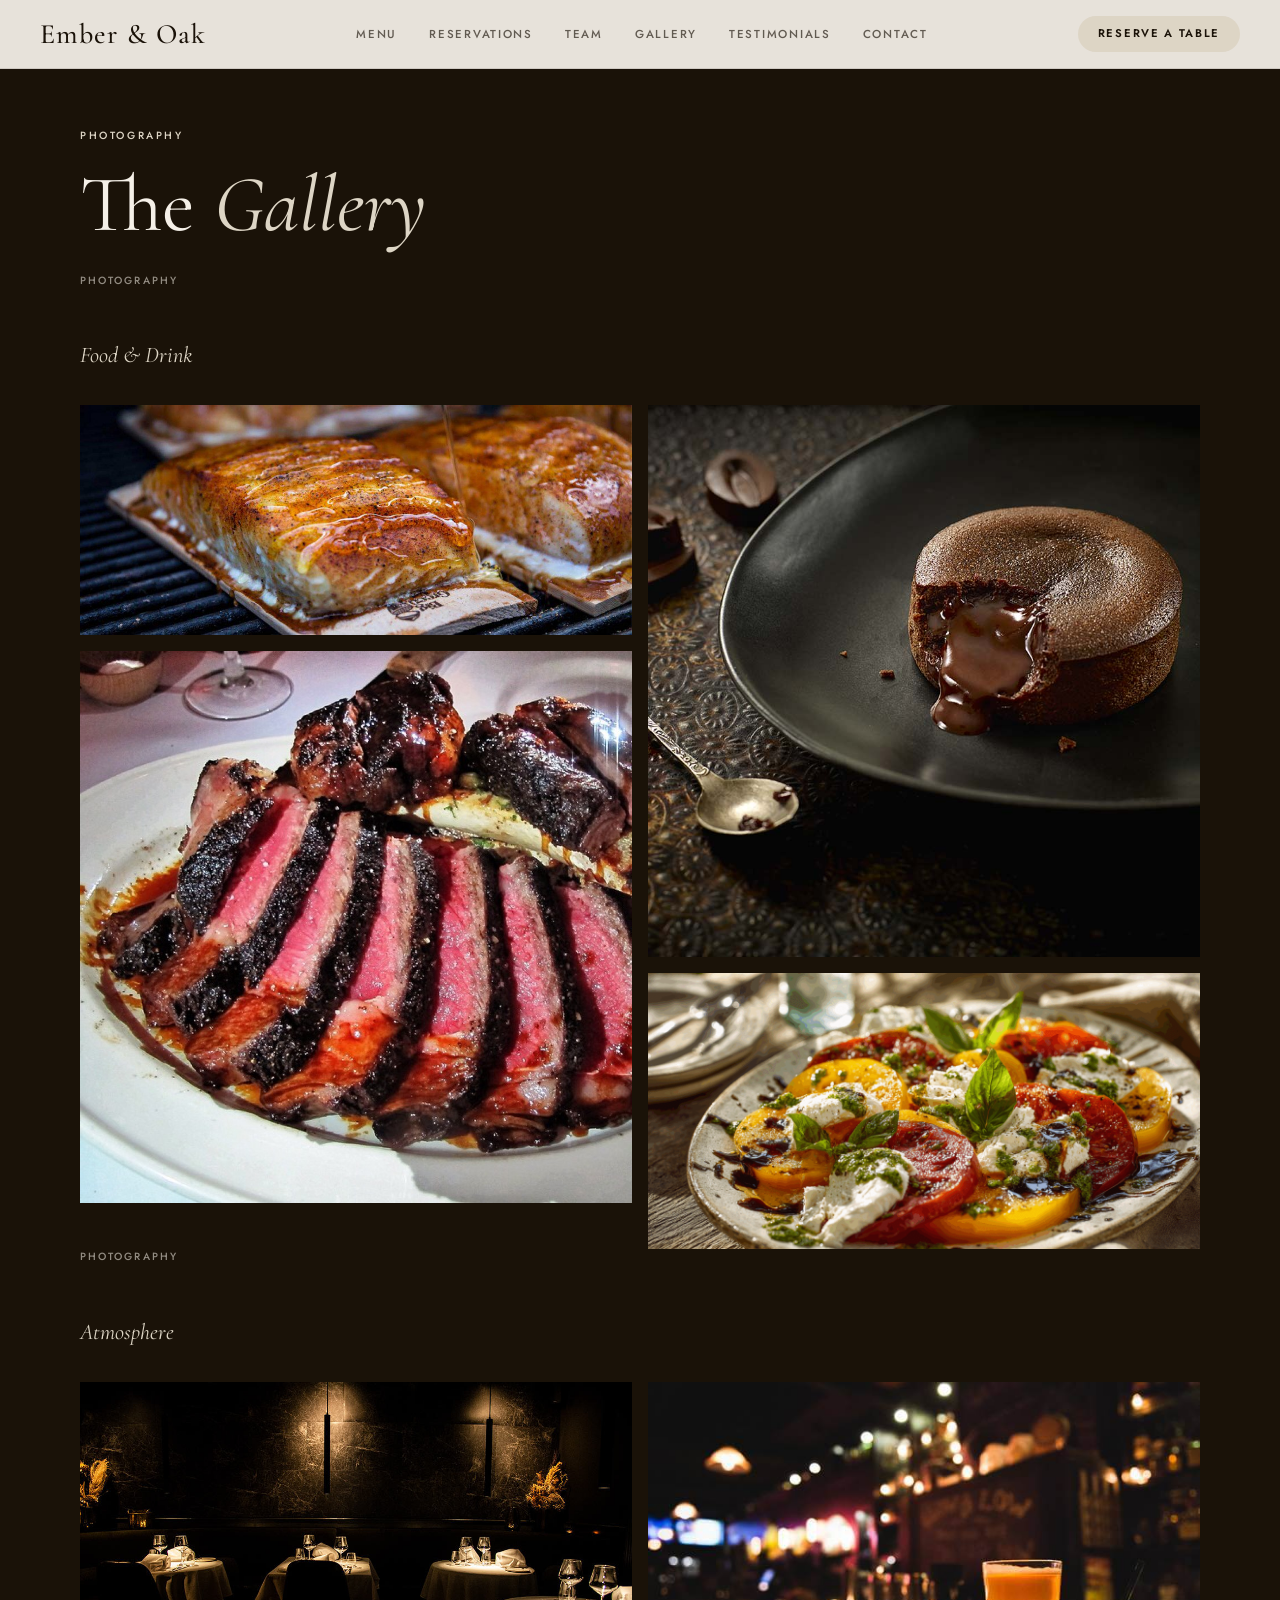
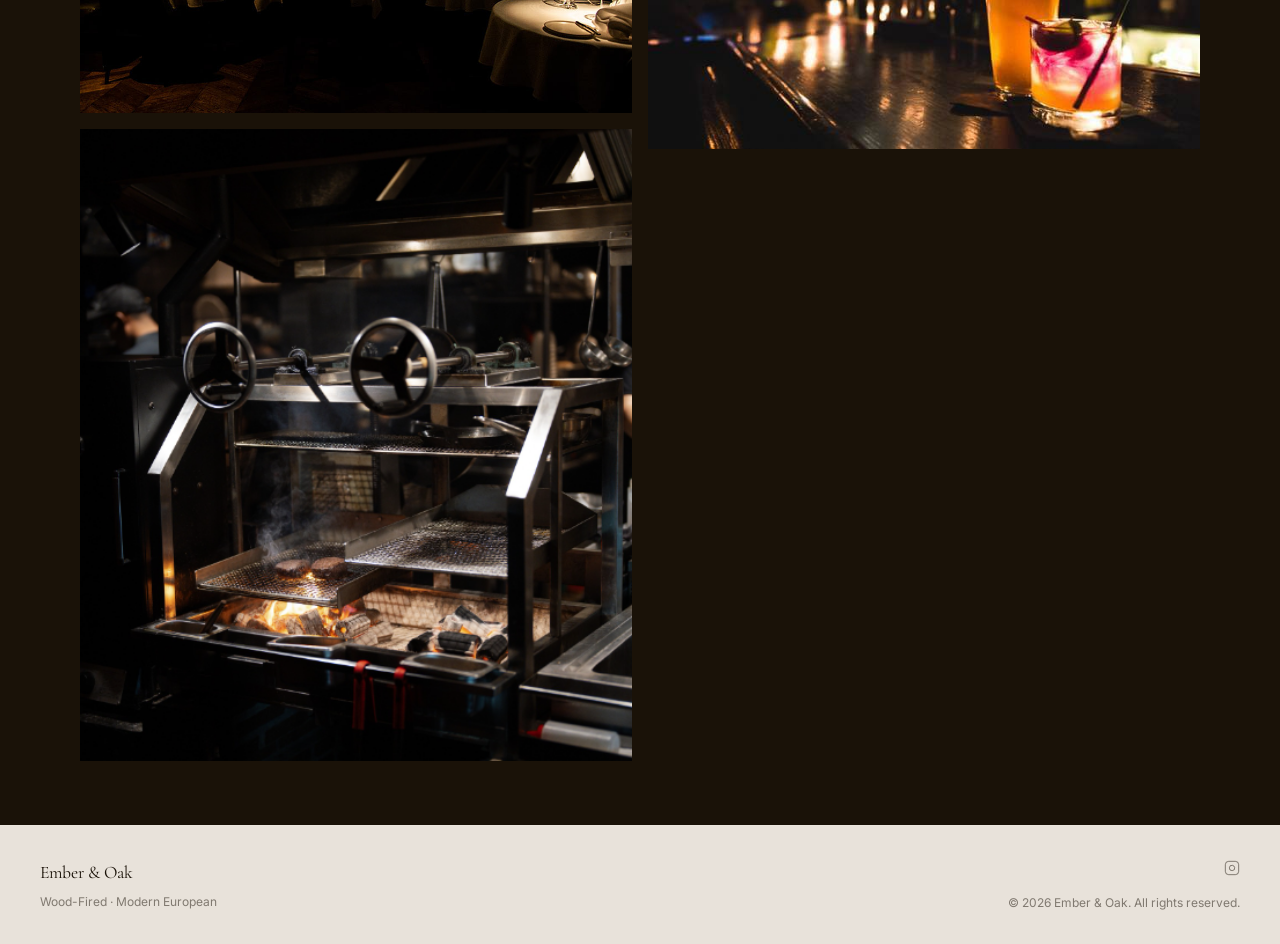
<file: gallery.html>
<!DOCTYPE html>
<html lang="en">
<head>
<meta charset="UTF-8"/>
<meta name="viewport" content="width=device-width,initial-scale=1"/>
<title>Gallery — Ember &amp; Oak</title>
<link rel="manifest" href="manifest.json"/>
<link rel="icon" href="icon-192.png" type="image/png"/>
<link rel="apple-touch-icon" href="apple-touch-icon.png"/>
<link rel="preconnect" href="https://fonts.googleapis.com"/>
<link rel="preconnect" href="https://fonts.gstatic.com" crossorigin/>
<style>
@import url("https://fonts.googleapis.com/css2?family=Cormorant+Garamond:ital,wght@0,300;0,400;0,500;0,700;1,400;1,700&family=Inter:wght@300;400;500;600&family=Jost:wght@400;500;600&display=swap");
:root{--bg:#1a1208;--accent:#ddd5c5;--accent-mid:rgba(221,213,197,0.15);--accent-glow:rgba(221,213,197,0.3);--text:#f5f0e8;--text-muted:rgba(245,240,232,0.55);--card:#2d1f0e;--border:rgba(245,240,232,0.12);--font-display:"Cormorant Garamond",serif;--font-body:"Inter",sans-serif;--font-ui:"Jost",sans-serif;}
*,*::before,*::after{box-sizing:border-box;margin:0;padding:0;}
html{scroll-behavior:smooth;}
body{background:var(--bg);color:var(--text);font-family:var(--font-body);font-size:1rem;line-height:1.6;overflow-x:hidden;}
img{max-width:100%;display:block;}
a{color:inherit;text-decoration:none;}
header{position:fixed;top:0;left:0;right:0;z-index:100;display:flex;align-items:center;justify-content:space-between;padding:1rem 2.5rem;background:rgba(245,240,232,0.94);backdrop-filter:blur(12px);-webkit-backdrop-filter:blur(12px);border-bottom:1px solid rgba(26,18,8,0.12);transition:background 0.4s;}
header.scrolled{background:rgba(245,240,232,0.98);}
.site-name{font-family:var(--font-display);font-size:1.75rem;font-weight:500;letter-spacing:0.04em;color:var(--bg);line-height:1;}
.site-name span{color:var(--accent);}
nav.desk-nav{display:flex;align-items:center;gap:2rem;}
nav.desk-nav a{font-family:var(--font-ui);font-size:0.72rem;font-weight:500;letter-spacing:0.15em;text-transform:uppercase;color:rgba(26,18,8,0.65);transition:color 0.2s;}
nav.desk-nav a:hover{color:var(--accent);}
.reserve-btn{font-family:var(--font-ui);font-size:0.7rem;font-weight:600;letter-spacing:0.15em;text-transform:uppercase;color:var(--bg);background:var(--accent);border:none;border-radius:100px;padding:0.55rem 1.25rem;cursor:pointer;transition:all 0.2s;}
.reserve-btn:hover{filter:brightness(1.1);transform:translateY(-1px);}
.hamburger{display:none;background:none;border:none;cursor:pointer;padding:0.25rem;color:var(--bg);}
.hamburger span{display:block;width:22px;height:1.5px;background:currentColor;margin:5px 0;transition:0.3s;}
.nav-overlay{position:fixed;inset:0;background:var(--bg);z-index:150;display:flex;flex-direction:column;align-items:center;justify-content:center;gap:0;opacity:0;pointer-events:none;transition:opacity 0.4s;overflow-y:auto;padding:4rem 2rem 3rem;}
.nav-overlay.open{opacity:1;pointer-events:all;}
.nav-overlay a{font-family:var(--font-display);font-size:clamp(1.8rem,6vw,3rem);font-weight:400;color:var(--text);padding:0.4rem 0;width:100%;text-align:center;opacity:0;transform:translateY(12px);transition:opacity 0.5s,transform 0.5s,color 0.2s;}
.nav-overlay.open a{opacity:1;transform:translateY(0);}
.nav-overlay a:hover{color:var(--accent);}
.nav-install-link{font-family:var(--font-ui) !important;font-size:0.72rem !important;font-weight:600 !important;letter-spacing:0.12em;text-transform:uppercase;border:1px solid var(--border);border-radius:100px;padding:0.5rem 1.25rem !important;width:auto !important;margin-bottom:1.5rem;}
.nav-install-link:hover{border-color:var(--accent);}
.nav-close{position:absolute;top:1.5rem;right:1.5rem;background:none;border:none;cursor:pointer;color:var(--text-muted);font-size:1.75rem;line-height:1;}
.hero{position:relative;min-height:100svh;display:flex;align-items:flex-end;padding:7rem 2.5rem 5rem;overflow:hidden;}
.hero-bg{position:absolute;inset:0;background-size:cover;background-position:center;transform:scale(1.05);transition:transform 8s ease;}
.hero-bg::after{content:"";position:absolute;inset:0;background:linear-gradient(to top,rgba(26,18,8,0.9) 0%,rgba(26,18,8,0.3) 60%,rgba(26,18,8,0.1) 100%);}
.hero-content{position:relative;z-index:1;max-width:700px;}
.hero-eyebrow{font-family:var(--font-ui);font-size:0.68rem;font-weight:500;letter-spacing:0.25em;text-transform:uppercase;color:var(--accent);margin-bottom:1rem;}
.hero h1{font-family:var(--font-display);font-size:clamp(2.8rem,7vw,5.5rem);font-weight:400;line-height:1.05;color:var(--text);margin-bottom:1.25rem;}
.hero h1 em{font-style:italic;color:var(--accent);}
.hero-sub{font-size:1rem;color:var(--text-muted);margin-bottom:2.5rem;max-width:480px;line-height:1.6;}
.hero-ctas{display:flex;gap:1rem;flex-wrap:wrap;}
.btn-hero-primary{display:inline-flex;align-items:center;gap:0.5rem;padding:0.85rem 2rem;background:var(--accent);color:var(--bg);font-family:var(--font-ui);font-size:0.75rem;font-weight:600;letter-spacing:0.15em;text-transform:uppercase;border-radius:100px;transition:all 0.2s;border:none;cursor:pointer;}
.btn-hero-primary:hover{filter:brightness(1.1);transform:translateY(-2px);}
.btn-hero-secondary{display:inline-flex;align-items:center;gap:0.5rem;padding:0.85rem 2rem;background:transparent;color:var(--text);font-family:var(--font-ui);font-size:0.75rem;font-weight:600;letter-spacing:0.15em;text-transform:uppercase;border-radius:100px;border:1px solid var(--border);transition:all 0.2s;cursor:pointer;}
.btn-hero-secondary:hover{border-color:var(--accent);color:var(--accent);}
.gateway{display:grid;grid-template-columns:repeat(4,1fr);gap:1rem;padding:2rem 2.5rem;background:var(--bg);}
.gateway-card{position:relative;overflow:hidden;aspect-ratio:3/4;cursor:pointer;border-radius:2px;}
.gateway-card img,.gateway-card .gateway-bg{position:absolute;inset:0;width:100%;height:100%;object-fit:cover;transition:transform 0.6s cubic-bezier(0.4,0,0.2,1);}
.gateway-card:hover img,.gateway-card:hover .gateway-bg{transform:scale(1.06);}
.gateway-card::after{content:"";position:absolute;inset:0;background:linear-gradient(to top,rgba(26,18,8,0.75) 0%,rgba(26,18,8,0.1) 60%);transition:background 0.4s;}
.gateway-card:hover::after{background:linear-gradient(to top,rgba(26,18,8,0.85) 0%,rgba(26,18,8,0.3) 60%);}
.gateway-label{position:absolute;bottom:0;left:0;right:0;z-index:1;padding:1.25rem 1.25rem 1rem;background:linear-gradient(transparent,rgba(0,0,0,0.65) 35%,rgba(0,0,0,0.85));transform:translateY(4px);transition:transform 0.4s;}
.gateway-card:hover .gateway-label{transform:translateY(0);}
.gateway-label::before{content:"";display:block;width:28px;height:1.5px;background:var(--accent);margin-bottom:0.6rem;transform:scaleX(0);transform-origin:left;transition:transform 0.4s 0.1s;}
.gateway-card:hover .gateway-label::before{transform:scaleX(1);}
.gateway-label span{font-family:var(--font-ui);font-size:0.72rem;font-weight:700;letter-spacing:0.22em;text-transform:uppercase;color:#fff;text-shadow:0 1px 6px rgba(0,0,0,0.6);}
.section-wrap{max-width:1200px;margin:0 auto;padding:0 2.5rem;}
.section-label{font-family:var(--font-ui);font-size:0.65rem;font-weight:500;letter-spacing:0.25em;text-transform:uppercase;color:var(--accent);margin-bottom:1rem;}
.section-title{font-family:var(--font-display);font-size:clamp(2rem,4vw,3.2rem);font-weight:400;line-height:1.1;color:var(--text);margin-bottom:1.5rem;}
.section-title em{font-style:italic;color:var(--accent);}
.featured{padding:4rem 0 3rem;border-top:1px solid var(--border);}
.featured-grid{display:grid;grid-template-columns:repeat(3,1fr);gap:1.5rem;margin-top:3rem;}
.dish-card{background:var(--card);border:1px solid var(--border);border-radius:4px;overflow:hidden;transition:transform 0.3s,box-shadow 0.3s;}
.dish-card:hover{transform:translateY(-4px);box-shadow:0 8px 32px var(--accent-glow);}
.dish-img{aspect-ratio:4/3;object-fit:cover;width:100%;background:linear-gradient(135deg,var(--card),var(--bg));}
.dish-img-placeholder{aspect-ratio:4/3;display:flex;align-items:center;justify-content:center;background:linear-gradient(135deg,var(--card),var(--bg));color:var(--accent);opacity:0.5;font-size:2rem;}
.dish-info{padding:1.25rem;}
.dish-name{font-family:var(--font-display);font-size:1.2rem;font-weight:500;color:var(--text);margin-bottom:0.4rem;}
.dish-desc{font-size:0.85rem;color:var(--text-muted);line-height:1.5;margin-bottom:0.75rem;}
.dish-price{font-family:var(--font-ui);font-size:0.8rem;font-weight:600;letter-spacing:0.08em;color:var(--accent);}
.pull-quote{padding:3.5rem 0 4rem;border-top:1px solid var(--border);text-align:center;}
.pull-quote blockquote{font-family:var(--font-display);font-size:clamp(1.5rem,3.5vw,2.5rem);font-style:italic;font-weight:400;color:var(--text);max-width:820px;margin:0 auto 1.5rem;line-height:1.4;}
.pull-quote blockquote::before{content:"\201C";color:var(--accent);font-size:4rem;line-height:0;vertical-align:-0.5em;margin-right:0.15em;}
.pull-quote cite{font-family:var(--font-ui);font-size:0.72rem;font-weight:500;letter-spacing:0.2em;text-transform:uppercase;color:var(--accent);}
.info-strip{padding:3rem 0;border-top:1px solid var(--border);background:var(--card);}
.info-strip-inner{max-width:1200px;margin:0 auto;padding:0 2.5rem;display:flex;gap:2rem 3rem;flex-wrap:wrap;align-items:flex-start;}
.info-item{flex:1;min-width:160px;max-width:260px;overflow:hidden;}
.info-item-label{font-family:var(--font-ui);font-size:0.65rem;font-weight:500;letter-spacing:0.2em;text-transform:uppercase;color:var(--accent);margin-bottom:0.5rem;}
.info-item-value{font-size:0.85rem;color:var(--text);line-height:1.7;overflow-wrap:break-word;word-break:normal;}
.menu-page{padding:8rem 0 4rem;}
.menu-tabs{display:flex;gap:0;border-bottom:1px solid var(--border);margin-bottom:3rem;overflow-x:auto;scrollbar-width:none;}
.menu-tabs::-webkit-scrollbar{display:none;}
.menu-tab{font-family:var(--font-ui);font-size:0.72rem;font-weight:500;letter-spacing:0.15em;text-transform:uppercase;color:var(--text-muted);padding:0.85rem 1.5rem;cursor:pointer;border-bottom:2px solid transparent;white-space:nowrap;transition:all 0.2s;background:none;border-left:none;border-right:none;border-top:none;}
.menu-tab.active,.menu-tab:hover{color:var(--accent);border-bottom-color:var(--accent);}
.menu-section{display:none;}
.menu-section.active{display:block;}
.menu-items{display:grid;grid-template-columns:repeat(auto-fill,minmax(340px,1fr));gap:1px;border:1px solid var(--border);}
.menu-item{padding:1.5rem;border-right:1px solid var(--border);border-bottom:1px solid var(--border);display:flex;gap:1rem;align-items:flex-start;transition:background 0.2s;}
.menu-item:hover{background:var(--card);}
.menu-item-img{width:88px;height:88px;border-radius:4px;object-fit:cover;flex-shrink:0;cursor:pointer;transition:opacity 0.2s;}
.menu-item-img:hover{opacity:0.82;}
.menu-item-img-placeholder{width:88px;height:88px;border-radius:4px;flex-shrink:0;background:var(--card);display:flex;align-items:center;justify-content:center;color:var(--text-muted);opacity:0.25;font-size:1.5rem;}
#menuLightbox{position:fixed;inset:0;z-index:400;background:rgba(0,0,0,0.93);display:flex;flex-direction:column;align-items:center;justify-content:center;padding:2rem;opacity:0;pointer-events:none;transition:opacity 0.35s;}
#menuLightbox.open{opacity:1;pointer-events:all;}
#menuLightbox img{max-width:min(640px,90vw);max-height:75vh;object-fit:contain;border-radius:4px;box-shadow:0 8px 64px rgba(0,0,0,0.6);}
#menuLbCaption{font-family:var(--font-display);font-style:italic;font-size:1.1rem;color:rgba(245,240,232,0.7);margin-top:1.25rem;text-align:center;}
#menuLbClose{position:absolute;top:1.25rem;right:1.5rem;background:none;border:none;color:rgba(245,240,232,0.45);font-size:2rem;line-height:1;cursor:pointer;transition:color 0.2s;}
#menuLbClose:hover{color:rgba(245,240,232,0.9);}
.menu-item-body{flex:1;}
.menu-item-top{display:flex;justify-content:space-between;align-items:baseline;gap:1rem;margin-bottom:0.3rem;}
.menu-item-name{font-family:var(--font-display);font-size:1.05rem;font-weight:500;color:var(--text);}
.menu-item-price{font-family:var(--font-ui);font-size:0.78rem;font-weight:600;color:var(--accent);white-space:nowrap;flex-shrink:0;}
.menu-item-desc{font-size:0.82rem;color:var(--text-muted);line-height:1.5;}
.menu-tags{display:flex;gap:0.3rem;margin-top:0.5rem;flex-wrap:wrap;}
.menu-tag{font-family:var(--font-ui);font-size:0.6rem;font-weight:500;letter-spacing:0.1em;text-transform:uppercase;padding:0.15rem 0.45rem;border:1px solid var(--border);border-radius:100px;color:var(--text-muted);}
.menu-tag.v{border-color:#ddd5c5;color:#ddd5c5;}
.team-page{padding:8rem 0 4rem;}
.team-grid{display:grid;grid-template-columns:repeat(auto-fill,minmax(280px,1fr));gap:2rem;margin-top:3rem;}
.team-card{background:var(--card);border:1px solid var(--border);}
.team-photo{aspect-ratio:3/4;object-fit:cover;width:100%;background:linear-gradient(135deg,var(--card),var(--bg));}
.team-photo-placeholder{aspect-ratio:3/4;display:flex;align-items:center;justify-content:center;background:linear-gradient(135deg,var(--card),var(--bg));color:var(--text-muted);font-size:3rem;}
.team-info{padding:1.5rem;}
.team-name{font-family:var(--font-display);font-size:1.3rem;font-weight:500;color:var(--text);margin-bottom:0.25rem;}
.team-title{font-family:var(--font-ui);font-size:0.68rem;font-weight:500;letter-spacing:0.18em;text-transform:uppercase;color:var(--accent);margin-bottom:0.75rem;}
.team-bio{font-size:0.85rem;color:var(--text-muted);line-height:1.65;}
.gallery-page{padding:8rem 0 4rem;}
.gallery-page .section-title{font-size:clamp(3rem,7vw,5rem);}
.gallery-grid{columns:2;column-gap:1rem;margin-top:2rem;}
.gallery-item{break-inside:avoid;margin-bottom:1rem;position:relative;overflow:hidden;}
.gallery-item img{width:100%;display:block;transition:transform 0.5s;}
.gallery-item:hover img{transform:scale(1.03);}
.gallery-caption{position:absolute;bottom:0;left:0;right:0;padding:0.75rem 1rem;background:linear-gradient(transparent,rgba(26,18,8,0.8));font-size:0.8rem;color:var(--text-muted);font-style:italic;opacity:0;transition:opacity 0.3s;}
.gallery-item:hover .gallery-caption{opacity:1;}
.gallery-section-label{font-family:var(--font-display);font-size:1.4rem;font-weight:400;font-style:italic;color:var(--accent);margin:3rem 0 1rem;}
.gallery-section-eyebrow{font-family:var(--font-ui);font-size:0.65rem;font-weight:500;letter-spacing:0.2em;text-transform:uppercase;color:var(--text-muted);margin-bottom:0.35rem;}
.testimonials-page{padding:8rem 0 4rem;}
.testimonials-grid{display:grid;grid-template-columns:repeat(auto-fill,minmax(320px,1fr));gap:1.5rem;margin-top:3rem;}
.testimonial-card{background:var(--card);border:1px solid var(--border);padding:2rem;display:flex;flex-direction:column;}
.testimonial-quote-mark{font-family:var(--font-display);font-size:3.5rem;line-height:0.8;color:var(--accent);opacity:0.35;margin-bottom:0.75rem;display:block;}
.testimonial-card::before{display:none;}
.testimonial-quote{font-family:var(--font-display);font-style:italic;font-size:1.05rem;color:var(--text);line-height:1.7;margin-bottom:1.5rem;position:relative;z-index:1;}
.testimonial-meta{display:flex;flex-direction:column;gap:0.2rem;}
.testimonial-name{font-family:var(--font-ui);font-size:0.75rem;font-weight:600;letter-spacing:0.12em;text-transform:uppercase;color:var(--text);}
.testimonial-source{font-size:0.78rem;color:var(--accent);}
.testimonial-stars{color:var(--accent);font-size:0.85rem;margin-bottom:0.75rem;}
.res-page{padding:8rem 0 4rem;}
.res-form-wrap{max-width:600px;}
.res-notes{font-style:italic;color:var(--text-muted);font-size:0.9rem;line-height:1.7;margin-bottom:2.5rem;padding-left:1rem;border-left:2px solid var(--accent);}
.form-field{margin-bottom:1.5rem;}
.form-field label{display:block;font-family:var(--font-ui);font-size:0.68rem;font-weight:500;letter-spacing:0.15em;text-transform:uppercase;color:var(--text-muted);margin-bottom:0.5rem;}
.form-field input,.form-field select,.form-field textarea{width:100%;background:var(--card);border:1px solid var(--border);color:var(--text);font-family:var(--font-body);font-size:1rem;padding:0.85rem 1rem;border-radius:0;outline:none;transition:border-color 0.2s;appearance:none;-webkit-appearance:none;}
.form-field input:focus,.form-field select:focus,.form-field textarea:focus{border-color:var(--accent);}
.form-field textarea{resize:vertical;min-height:120px;}
.form-row-2{display:grid;grid-template-columns:1fr 1fr;gap:1rem;}
.submit-btn{width:100%;padding:1rem;background:var(--accent);color:var(--bg);font-family:var(--font-ui);font-size:0.75rem;font-weight:600;letter-spacing:0.2em;text-transform:uppercase;border:none;cursor:pointer;transition:all 0.2s;}
.submit-btn:hover{filter:brightness(1.1);}
.contact-page{padding:8rem 0 4rem;}
.contact-grid{display:grid;grid-template-columns:1fr 1fr;gap:4rem;margin-top:3rem;}
.contact-map{width:100%;aspect-ratio:4/3;border:1px solid var(--border);background:var(--card);}
.contact-map iframe{width:100%;height:100%;border:0;filter:grayscale(0.3);}
.contact-detail{display:flex;gap:1rem;align-items:flex-start;margin-bottom:1.5rem;}
.contact-detail-icon{color:var(--accent);flex-shrink:0;margin-top:2px;}
.contact-detail-label{font-family:var(--font-ui);font-size:0.65rem;font-weight:500;letter-spacing:0.15em;text-transform:uppercase;color:var(--accent);margin-bottom:0.25rem;}
.contact-detail-value{font-size:0.9rem;color:var(--text);line-height:1.6;}
.hours-inline{line-height:1.9;white-space:normal;}
footer{padding:2rem 2.5rem;border-top:1px solid var(--border);background:rgba(245,240,232,0.94);display:flex;align-items:center;justify-content:space-between;flex-wrap:wrap;gap:1rem 2rem;}
.footer-name{font-family:var(--font-display);font-size:1.1rem;font-weight:400;color:var(--bg);}
.footer-links{display:flex;gap:1.5rem;}
.footer-links a{font-family:var(--font-ui);font-size:0.65rem;font-weight:500;letter-spacing:0.15em;text-transform:uppercase;color:rgba(26,18,8,0.55);transition:color 0.2s;}
.footer-links a:hover{color:var(--accent);}
.footer-copy{font-size:0.75rem;color:rgba(26,18,8,0.5);}
.social-links{display:flex;gap:0.75rem;}
.social-link{color:rgba(26,18,8,0.5);transition:color 0.2s;}
.social-link:hover{color:var(--accent);}
.page-header{padding:8rem 2.5rem 3rem;border-bottom:1px solid var(--border);}
.page-header h1{font-family:var(--font-display);font-size:clamp(2.5rem,6vw,4.5rem);font-weight:400;color:var(--text);margin-top:0.75rem;}
.page-header h1 em{font-style:italic;color:var(--accent);}
.reveal{opacity:0;transform:translateY(20px);transition:opacity 0.7s ease,transform 0.7s ease;}
.reveal.visible{opacity:1;transform:none;}
@media(max-width:900px){.hero{padding:0 1.5rem 4rem;}.gateway{grid-template-columns:repeat(2,1fr);}.featured-grid{grid-template-columns:1fr 1fr;}.contact-grid{grid-template-columns:1fr;}.section-wrap{padding:0 1.5rem;}nav.desk-nav{display:none;}.hamburger{display:block;}.reserve-btn.desktop{display:none;}}
@media(max-width:600px){.gateway{grid-template-columns:repeat(2,1fr);}.featured-grid{grid-template-columns:1fr;}.gallery-grid{columns:1;}.menu-items{grid-template-columns:1fr;}.team-grid{grid-template-columns:1fr 1fr;}.form-row-2{grid-template-columns:1fr;}footer{flex-direction:column;text-align:center;}.footer-links{justify-content:center;}}
</style>
</head>
<body>
<div class="nav-overlay" id="navOverlay">
  <button class="nav-close" onclick="closeNav()">×</button>
  <a href="#" class="nav-install-link" onclick="installApp();return false;">Add to Home Screen</a>
  <a href="menu.html">Menu</a>
    <a href="reservations.html">Reservations</a>
    <a href="team.html">Team</a>
    <a href="gallery.html">Gallery</a>
    <a href="testimonials.html">Testimonials</a>
    <a href="contact.html">Contact</a>
</div>
<header id="siteHeader">
  <a class="site-name" href="index.html">Ember &amp; Oak</a>
  <nav class="desk-nav">
    <a href="menu.html">Menu</a>
      <a href="reservations.html">Reservations</a>
      <a href="team.html">Team</a>
      <a href="gallery.html">Gallery</a>
      <a href="testimonials.html">Testimonials</a>
      <a href="contact.html">Contact</a>
  </nav>
  <div style="display:flex;align-items:center;gap:1rem;">
    <a href="reservations.html" class="reserve-btn desktop">Reserve a Table</a>
    <button class="hamburger" id="hamburger" aria-label="Menu" onclick="toggleNav()"><span></span><span></span><span></span></button>
  </div>
</header>
<main class="gallery-page">
<div class="section-wrap">
<div class="section-label reveal">Photography</div>
<h1 class="section-title reveal">The <em>Gallery</em></h1>
<div class="gallery-section-eyebrow reveal">Photography</div>
<div class="gallery-section-label reveal">Food &amp; Drink</div>
<div class="gallery-grid"><div class="gallery-item"><img src="images/dish1.jpg" alt="Wood-fired halibut with samphire" loading="lazy"/><div class="gallery-caption">Wood-fired halibut with samphire</div></div>
<div class="gallery-item"><img src="images/dish2.jpg" alt="Côte de bœuf — the showstopper" loading="lazy"/><div class="gallery-caption">Côte de bœuf — the showstopper</div></div>
<div class="gallery-item"><img src="images/fondant-with-valrhona.jpg" alt="Valrhona chocolate fondant" loading="lazy"/><div class="gallery-caption">Valrhona chocolate fondant</div></div>
<div class="gallery-item"><img src="images/Heirloom-Tomato-Burrata.png" alt="Burrata with heritage tomatoes" loading="lazy"/><div class="gallery-caption">Burrata with heritage tomatoes</div></div></div>
<div class="gallery-section-eyebrow reveal">Photography</div>
<div class="gallery-section-label reveal">Atmosphere</div>
<div class="gallery-grid"><div class="gallery-item"><img src="images/DUSK-Interior.jpg" alt="The main dining room at dusk" loading="lazy"/><div class="gallery-caption">The main dining room at dusk</div></div>
<div class="gallery-item"><img src="images/kitchen.png" alt="Our open kitchen and wood-fired grill" loading="lazy"/><div class="gallery-caption">Our open kitchen and wood-fired grill</div></div>
<div class="gallery-item"><img src="images/bar.jpg" alt="The bar" loading="lazy"/><div class="gallery-caption">The bar</div></div></div>
</div>
</main>
<footer>
  <div style="min-width:160px;">
    <div class="footer-name">Ember &amp; Oak</div>
    <div class="footer-copy" style="margin-top:0.3rem;">Wood-Fired · Modern European</div>
  </div>
  <div style="display:flex;flex-direction:column;align-items:flex-end;gap:0.6rem;min-width:140px;">
    <div class="social-links"><a class="social-link" href="https://instagram.com/emberandoak" target="_blank" aria-label="Instagram"><svg width="16" height="16" fill="none" stroke="currentColor" stroke-width="1.5" viewBox="0 0 24 24"><rect x="2" y="2" width="20" height="20" rx="5"/><path d="M16 11.37A4 4 0 1 1 12.63 8 4 4 0 0 1 16 11.37z"/><line x1="17.5" y1="6.5" x2="17.51" y2="6.5"/></svg></a></div>
    <div class="footer-copy">&copy; 2026 Ember &amp; Oak. All rights reserved.</div>
  </div>
</footer>
<script>
async function handleFormspreeSubmit(evt,formEl,endpoint,successId,errorId){
  evt.preventDefault();
  var successEl=document.getElementById(successId);var errorEl=document.getElementById(errorId);
  if(successEl)successEl.style.display="none";if(errorEl)errorEl.style.display="none";
  if(!endpoint||endpoint.slice(-3)==="/f/"||endpoint==="#"){if(errorEl){errorEl.textContent="This form is not yet configured. Please contact us directly.";errorEl.style.display="block";}return false;}
  var btn=formEl.querySelector('button[type="submit"]');var origText=btn?btn.textContent:"";
  if(btn){btn.disabled=true;btn.textContent="Sending\u2026";}
  try{
    var res=await fetch(endpoint,{method:"POST",body:new FormData(formEl),headers:{"Accept":"application/json"}});
    var data=await res.json().catch(function(){return{};});
    if(res.ok){
      formEl.reset();
      if(successEl){successEl.style.display="block";successEl.scrollIntoView({behavior:"smooth",block:"center"});}
    }else{
      var msg=(data&&data.errors&&data.errors.length)?data.errors.map(function(e){return e.message;}).join(", "):"Something went wrong. Please try again.";
      if(errorEl){errorEl.textContent=msg;errorEl.style.display="block";errorEl.scrollIntoView({behavior:"smooth",block:"center"});}
    }
  }catch(e){
    if(errorEl){errorEl.textContent="Something went wrong. Please try again.";errorEl.style.display="block";}
  }
  if(btn){btn.disabled=false;btn.textContent=origText;}
  return false;
}
var deferredInstallPrompt=null;
window.addEventListener("beforeinstallprompt",function(e){e.preventDefault();deferredInstallPrompt=e;});
function installApp(){
  var isIOS=/iphone|ipad|ipod/i.test(navigator.userAgent);
  if(isIOS){
    alert("To install: tap the Share icon, then \"Add to Home Screen\".");
    return;
  }
  if(deferredInstallPrompt){
    deferredInstallPrompt.prompt();
    deferredInstallPrompt.userChoice.then(function(){deferredInstallPrompt=null;});
  } else {
    alert("To install: open your browser menu and choose \"Install app\" or \"Add to Home Screen\".");
  }
}
function toggleNav(){var o=document.getElementById("navOverlay");o.classList.toggle("open");document.body.style.overflow=o.classList.contains("open")?"hidden":"";}
function closeNav(){document.getElementById("navOverlay").classList.remove("open");document.body.style.overflow="";}
document.addEventListener("keydown",function(e){if(e.key==="Escape")closeNav();});
window.addEventListener("scroll",function(){document.getElementById("siteHeader").classList.toggle("scrolled",window.scrollY>60);},{passive:true});
function _checkReveals(){document.querySelectorAll(".reveal:not(.visible)").forEach(function(r){var rect=r.getBoundingClientRect();if(rect.top<window.innerHeight-60)r.classList.add("visible");});}
_checkReveals();
window.addEventListener("scroll",_checkReveals,{passive:true});
</script>
</body>
</html>
</file>
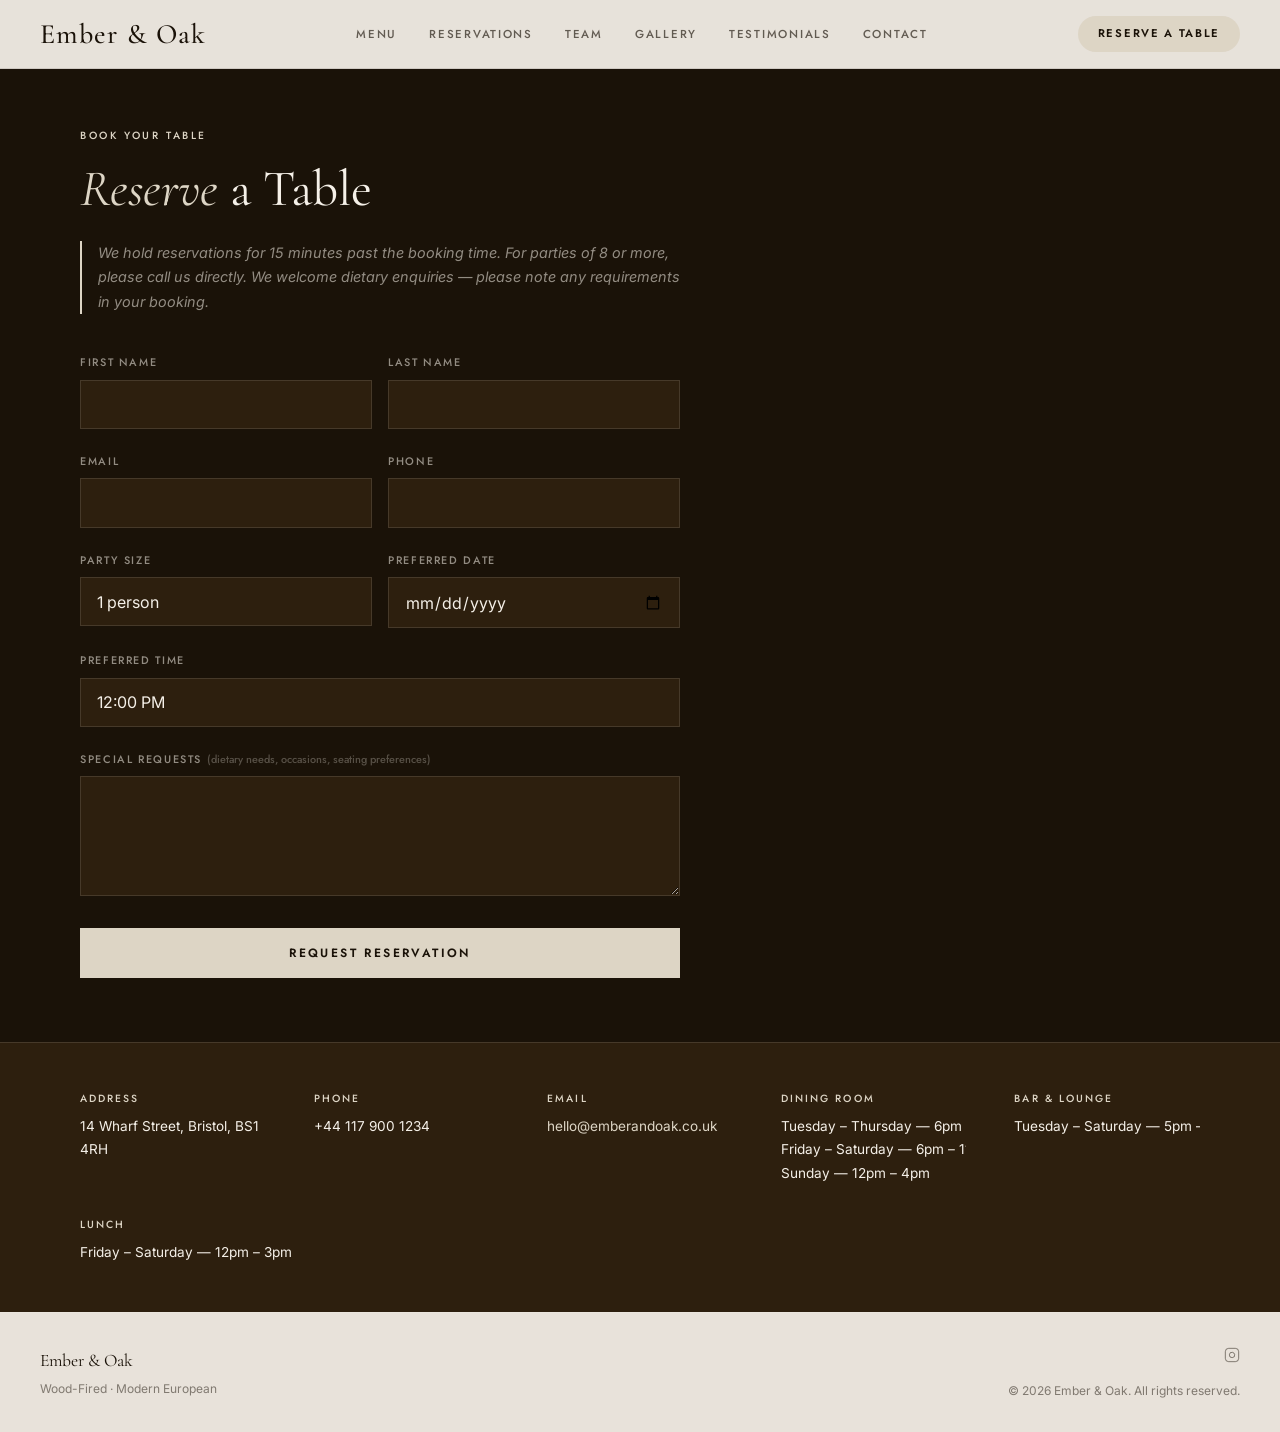
<file: reservations.html>
<!DOCTYPE html>
<html lang="en">
<head>
<meta charset="UTF-8"/>
<meta name="viewport" content="width=device-width,initial-scale=1"/>
<title>Reservations — Ember &amp; Oak</title>
<link rel="manifest" href="manifest.json"/>
<link rel="icon" href="icon-192.png" type="image/png"/>
<link rel="apple-touch-icon" href="apple-touch-icon.png"/>
<link rel="preconnect" href="https://fonts.googleapis.com"/>
<link rel="preconnect" href="https://fonts.gstatic.com" crossorigin/>
<style>
@import url("https://fonts.googleapis.com/css2?family=Cormorant+Garamond:ital,wght@0,300;0,400;0,500;0,700;1,400;1,700&family=Inter:wght@300;400;500;600&family=Jost:wght@400;500;600&display=swap");
:root{--bg:#1a1208;--accent:#ddd5c5;--accent-mid:rgba(221,213,197,0.15);--accent-glow:rgba(221,213,197,0.3);--text:#f5f0e8;--text-muted:rgba(245,240,232,0.55);--card:#2d1f0e;--border:rgba(245,240,232,0.12);--font-display:"Cormorant Garamond",serif;--font-body:"Inter",sans-serif;--font-ui:"Jost",sans-serif;}
*,*::before,*::after{box-sizing:border-box;margin:0;padding:0;}
html{scroll-behavior:smooth;}
body{background:var(--bg);color:var(--text);font-family:var(--font-body);font-size:1rem;line-height:1.6;overflow-x:hidden;}
img{max-width:100%;display:block;}
a{color:inherit;text-decoration:none;}
header{position:fixed;top:0;left:0;right:0;z-index:100;display:flex;align-items:center;justify-content:space-between;padding:1rem 2.5rem;background:rgba(245,240,232,0.94);backdrop-filter:blur(12px);-webkit-backdrop-filter:blur(12px);border-bottom:1px solid rgba(26,18,8,0.12);transition:background 0.4s;}
header.scrolled{background:rgba(245,240,232,0.98);}
.site-name{font-family:var(--font-display);font-size:1.75rem;font-weight:500;letter-spacing:0.04em;color:var(--bg);line-height:1;}
.site-name span{color:var(--accent);}
nav.desk-nav{display:flex;align-items:center;gap:2rem;}
nav.desk-nav a{font-family:var(--font-ui);font-size:0.72rem;font-weight:500;letter-spacing:0.15em;text-transform:uppercase;color:rgba(26,18,8,0.65);transition:color 0.2s;}
nav.desk-nav a:hover{color:var(--accent);}
.reserve-btn{font-family:var(--font-ui);font-size:0.7rem;font-weight:600;letter-spacing:0.15em;text-transform:uppercase;color:var(--bg);background:var(--accent);border:none;border-radius:100px;padding:0.55rem 1.25rem;cursor:pointer;transition:all 0.2s;}
.reserve-btn:hover{filter:brightness(1.1);transform:translateY(-1px);}
.hamburger{display:none;background:none;border:none;cursor:pointer;padding:0.25rem;color:var(--bg);}
.hamburger span{display:block;width:22px;height:1.5px;background:currentColor;margin:5px 0;transition:0.3s;}
.nav-overlay{position:fixed;inset:0;background:var(--bg);z-index:150;display:flex;flex-direction:column;align-items:center;justify-content:center;gap:0;opacity:0;pointer-events:none;transition:opacity 0.4s;overflow-y:auto;padding:4rem 2rem 3rem;}
.nav-overlay.open{opacity:1;pointer-events:all;}
.nav-overlay a{font-family:var(--font-display);font-size:clamp(1.8rem,6vw,3rem);font-weight:400;color:var(--text);padding:0.4rem 0;width:100%;text-align:center;opacity:0;transform:translateY(12px);transition:opacity 0.5s,transform 0.5s,color 0.2s;}
.nav-overlay.open a{opacity:1;transform:translateY(0);}
.nav-overlay a:hover{color:var(--accent);}
.nav-install-link{font-family:var(--font-ui) !important;font-size:0.72rem !important;font-weight:600 !important;letter-spacing:0.12em;text-transform:uppercase;border:1px solid var(--border);border-radius:100px;padding:0.5rem 1.25rem !important;width:auto !important;margin-bottom:1.5rem;}
.nav-install-link:hover{border-color:var(--accent);}
.nav-close{position:absolute;top:1.5rem;right:1.5rem;background:none;border:none;cursor:pointer;color:var(--text-muted);font-size:1.75rem;line-height:1;}
.hero{position:relative;min-height:100svh;display:flex;align-items:flex-end;padding:7rem 2.5rem 5rem;overflow:hidden;}
.hero-bg{position:absolute;inset:0;background-size:cover;background-position:center;transform:scale(1.05);transition:transform 8s ease;}
.hero-bg::after{content:"";position:absolute;inset:0;background:linear-gradient(to top,rgba(26,18,8,0.9) 0%,rgba(26,18,8,0.3) 60%,rgba(26,18,8,0.1) 100%);}
.hero-content{position:relative;z-index:1;max-width:700px;}
.hero-eyebrow{font-family:var(--font-ui);font-size:0.68rem;font-weight:500;letter-spacing:0.25em;text-transform:uppercase;color:var(--accent);margin-bottom:1rem;}
.hero h1{font-family:var(--font-display);font-size:clamp(2.8rem,7vw,5.5rem);font-weight:400;line-height:1.05;color:var(--text);margin-bottom:1.25rem;}
.hero h1 em{font-style:italic;color:var(--accent);}
.hero-sub{font-size:1rem;color:var(--text-muted);margin-bottom:2.5rem;max-width:480px;line-height:1.6;}
.hero-ctas{display:flex;gap:1rem;flex-wrap:wrap;}
.btn-hero-primary{display:inline-flex;align-items:center;gap:0.5rem;padding:0.85rem 2rem;background:var(--accent);color:var(--bg);font-family:var(--font-ui);font-size:0.75rem;font-weight:600;letter-spacing:0.15em;text-transform:uppercase;border-radius:100px;transition:all 0.2s;border:none;cursor:pointer;}
.btn-hero-primary:hover{filter:brightness(1.1);transform:translateY(-2px);}
.btn-hero-secondary{display:inline-flex;align-items:center;gap:0.5rem;padding:0.85rem 2rem;background:transparent;color:var(--text);font-family:var(--font-ui);font-size:0.75rem;font-weight:600;letter-spacing:0.15em;text-transform:uppercase;border-radius:100px;border:1px solid var(--border);transition:all 0.2s;cursor:pointer;}
.btn-hero-secondary:hover{border-color:var(--accent);color:var(--accent);}
.gateway{display:grid;grid-template-columns:repeat(4,1fr);gap:1rem;padding:2rem 2.5rem;background:var(--bg);}
.gateway-card{position:relative;overflow:hidden;aspect-ratio:3/4;cursor:pointer;border-radius:2px;}
.gateway-card img,.gateway-card .gateway-bg{position:absolute;inset:0;width:100%;height:100%;object-fit:cover;transition:transform 0.6s cubic-bezier(0.4,0,0.2,1);}
.gateway-card:hover img,.gateway-card:hover .gateway-bg{transform:scale(1.06);}
.gateway-card::after{content:"";position:absolute;inset:0;background:linear-gradient(to top,rgba(26,18,8,0.75) 0%,rgba(26,18,8,0.1) 60%);transition:background 0.4s;}
.gateway-card:hover::after{background:linear-gradient(to top,rgba(26,18,8,0.85) 0%,rgba(26,18,8,0.3) 60%);}
.gateway-label{position:absolute;bottom:0;left:0;right:0;z-index:1;padding:1.25rem 1.25rem 1rem;background:linear-gradient(transparent,rgba(0,0,0,0.65) 35%,rgba(0,0,0,0.85));transform:translateY(4px);transition:transform 0.4s;}
.gateway-card:hover .gateway-label{transform:translateY(0);}
.gateway-label::before{content:"";display:block;width:28px;height:1.5px;background:var(--accent);margin-bottom:0.6rem;transform:scaleX(0);transform-origin:left;transition:transform 0.4s 0.1s;}
.gateway-card:hover .gateway-label::before{transform:scaleX(1);}
.gateway-label span{font-family:var(--font-ui);font-size:0.72rem;font-weight:700;letter-spacing:0.22em;text-transform:uppercase;color:#fff;text-shadow:0 1px 6px rgba(0,0,0,0.6);}
.section-wrap{max-width:1200px;margin:0 auto;padding:0 2.5rem;}
.section-label{font-family:var(--font-ui);font-size:0.65rem;font-weight:500;letter-spacing:0.25em;text-transform:uppercase;color:var(--accent);margin-bottom:1rem;}
.section-title{font-family:var(--font-display);font-size:clamp(2rem,4vw,3.2rem);font-weight:400;line-height:1.1;color:var(--text);margin-bottom:1.5rem;}
.section-title em{font-style:italic;color:var(--accent);}
.featured{padding:4rem 0 3rem;border-top:1px solid var(--border);}
.featured-grid{display:grid;grid-template-columns:repeat(3,1fr);gap:1.5rem;margin-top:3rem;}
.dish-card{background:var(--card);border:1px solid var(--border);border-radius:4px;overflow:hidden;transition:transform 0.3s,box-shadow 0.3s;}
.dish-card:hover{transform:translateY(-4px);box-shadow:0 8px 32px var(--accent-glow);}
.dish-img{aspect-ratio:4/3;object-fit:cover;width:100%;background:linear-gradient(135deg,var(--card),var(--bg));}
.dish-img-placeholder{aspect-ratio:4/3;display:flex;align-items:center;justify-content:center;background:linear-gradient(135deg,var(--card),var(--bg));color:var(--accent);opacity:0.5;font-size:2rem;}
.dish-info{padding:1.25rem;}
.dish-name{font-family:var(--font-display);font-size:1.2rem;font-weight:500;color:var(--text);margin-bottom:0.4rem;}
.dish-desc{font-size:0.85rem;color:var(--text-muted);line-height:1.5;margin-bottom:0.75rem;}
.dish-price{font-family:var(--font-ui);font-size:0.8rem;font-weight:600;letter-spacing:0.08em;color:var(--accent);}
.pull-quote{padding:3.5rem 0 4rem;border-top:1px solid var(--border);text-align:center;}
.pull-quote blockquote{font-family:var(--font-display);font-size:clamp(1.5rem,3.5vw,2.5rem);font-style:italic;font-weight:400;color:var(--text);max-width:820px;margin:0 auto 1.5rem;line-height:1.4;}
.pull-quote blockquote::before{content:"\201C";color:var(--accent);font-size:4rem;line-height:0;vertical-align:-0.5em;margin-right:0.15em;}
.pull-quote cite{font-family:var(--font-ui);font-size:0.72rem;font-weight:500;letter-spacing:0.2em;text-transform:uppercase;color:var(--accent);}
.info-strip{padding:3rem 0;border-top:1px solid var(--border);background:var(--card);}
.info-strip-inner{max-width:1200px;margin:0 auto;padding:0 2.5rem;display:flex;gap:2rem 3rem;flex-wrap:wrap;align-items:flex-start;}
.info-item{flex:1;min-width:160px;max-width:260px;overflow:hidden;}
.info-item-label{font-family:var(--font-ui);font-size:0.65rem;font-weight:500;letter-spacing:0.2em;text-transform:uppercase;color:var(--accent);margin-bottom:0.5rem;}
.info-item-value{font-size:0.85rem;color:var(--text);line-height:1.7;overflow-wrap:break-word;word-break:normal;}
.menu-page{padding:8rem 0 4rem;}
.menu-tabs{display:flex;gap:0;border-bottom:1px solid var(--border);margin-bottom:3rem;overflow-x:auto;scrollbar-width:none;}
.menu-tabs::-webkit-scrollbar{display:none;}
.menu-tab{font-family:var(--font-ui);font-size:0.72rem;font-weight:500;letter-spacing:0.15em;text-transform:uppercase;color:var(--text-muted);padding:0.85rem 1.5rem;cursor:pointer;border-bottom:2px solid transparent;white-space:nowrap;transition:all 0.2s;background:none;border-left:none;border-right:none;border-top:none;}
.menu-tab.active,.menu-tab:hover{color:var(--accent);border-bottom-color:var(--accent);}
.menu-section{display:none;}
.menu-section.active{display:block;}
.menu-items{display:grid;grid-template-columns:repeat(auto-fill,minmax(340px,1fr));gap:1px;border:1px solid var(--border);}
.menu-item{padding:1.5rem;border-right:1px solid var(--border);border-bottom:1px solid var(--border);display:flex;gap:1rem;align-items:flex-start;transition:background 0.2s;}
.menu-item:hover{background:var(--card);}
.menu-item-img{width:88px;height:88px;border-radius:4px;object-fit:cover;flex-shrink:0;cursor:pointer;transition:opacity 0.2s;}
.menu-item-img:hover{opacity:0.82;}
.menu-item-img-placeholder{width:88px;height:88px;border-radius:4px;flex-shrink:0;background:var(--card);display:flex;align-items:center;justify-content:center;color:var(--text-muted);opacity:0.25;font-size:1.5rem;}
#menuLightbox{position:fixed;inset:0;z-index:400;background:rgba(0,0,0,0.93);display:flex;flex-direction:column;align-items:center;justify-content:center;padding:2rem;opacity:0;pointer-events:none;transition:opacity 0.35s;}
#menuLightbox.open{opacity:1;pointer-events:all;}
#menuLightbox img{max-width:min(640px,90vw);max-height:75vh;object-fit:contain;border-radius:4px;box-shadow:0 8px 64px rgba(0,0,0,0.6);}
#menuLbCaption{font-family:var(--font-display);font-style:italic;font-size:1.1rem;color:rgba(245,240,232,0.7);margin-top:1.25rem;text-align:center;}
#menuLbClose{position:absolute;top:1.25rem;right:1.5rem;background:none;border:none;color:rgba(245,240,232,0.45);font-size:2rem;line-height:1;cursor:pointer;transition:color 0.2s;}
#menuLbClose:hover{color:rgba(245,240,232,0.9);}
.menu-item-body{flex:1;}
.menu-item-top{display:flex;justify-content:space-between;align-items:baseline;gap:1rem;margin-bottom:0.3rem;}
.menu-item-name{font-family:var(--font-display);font-size:1.05rem;font-weight:500;color:var(--text);}
.menu-item-price{font-family:var(--font-ui);font-size:0.78rem;font-weight:600;color:var(--accent);white-space:nowrap;flex-shrink:0;}
.menu-item-desc{font-size:0.82rem;color:var(--text-muted);line-height:1.5;}
.menu-tags{display:flex;gap:0.3rem;margin-top:0.5rem;flex-wrap:wrap;}
.menu-tag{font-family:var(--font-ui);font-size:0.6rem;font-weight:500;letter-spacing:0.1em;text-transform:uppercase;padding:0.15rem 0.45rem;border:1px solid var(--border);border-radius:100px;color:var(--text-muted);}
.menu-tag.v{border-color:#ddd5c5;color:#ddd5c5;}
.team-page{padding:8rem 0 4rem;}
.team-grid{display:grid;grid-template-columns:repeat(auto-fill,minmax(280px,1fr));gap:2rem;margin-top:3rem;}
.team-card{background:var(--card);border:1px solid var(--border);}
.team-photo{aspect-ratio:3/4;object-fit:cover;width:100%;background:linear-gradient(135deg,var(--card),var(--bg));}
.team-photo-placeholder{aspect-ratio:3/4;display:flex;align-items:center;justify-content:center;background:linear-gradient(135deg,var(--card),var(--bg));color:var(--text-muted);font-size:3rem;}
.team-info{padding:1.5rem;}
.team-name{font-family:var(--font-display);font-size:1.3rem;font-weight:500;color:var(--text);margin-bottom:0.25rem;}
.team-title{font-family:var(--font-ui);font-size:0.68rem;font-weight:500;letter-spacing:0.18em;text-transform:uppercase;color:var(--accent);margin-bottom:0.75rem;}
.team-bio{font-size:0.85rem;color:var(--text-muted);line-height:1.65;}
.gallery-page{padding:8rem 0 4rem;}
.gallery-page .section-title{font-size:clamp(3rem,7vw,5rem);}
.gallery-grid{columns:2;column-gap:1rem;margin-top:2rem;}
.gallery-item{break-inside:avoid;margin-bottom:1rem;position:relative;overflow:hidden;}
.gallery-item img{width:100%;display:block;transition:transform 0.5s;}
.gallery-item:hover img{transform:scale(1.03);}
.gallery-caption{position:absolute;bottom:0;left:0;right:0;padding:0.75rem 1rem;background:linear-gradient(transparent,rgba(26,18,8,0.8));font-size:0.8rem;color:var(--text-muted);font-style:italic;opacity:0;transition:opacity 0.3s;}
.gallery-item:hover .gallery-caption{opacity:1;}
.gallery-section-label{font-family:var(--font-display);font-size:1.4rem;font-weight:400;font-style:italic;color:var(--accent);margin:3rem 0 1rem;}
.gallery-section-eyebrow{font-family:var(--font-ui);font-size:0.65rem;font-weight:500;letter-spacing:0.2em;text-transform:uppercase;color:var(--text-muted);margin-bottom:0.35rem;}
.testimonials-page{padding:8rem 0 4rem;}
.testimonials-grid{display:grid;grid-template-columns:repeat(auto-fill,minmax(320px,1fr));gap:1.5rem;margin-top:3rem;}
.testimonial-card{background:var(--card);border:1px solid var(--border);padding:2rem;display:flex;flex-direction:column;}
.testimonial-quote-mark{font-family:var(--font-display);font-size:3.5rem;line-height:0.8;color:var(--accent);opacity:0.35;margin-bottom:0.75rem;display:block;}
.testimonial-card::before{display:none;}
.testimonial-quote{font-family:var(--font-display);font-style:italic;font-size:1.05rem;color:var(--text);line-height:1.7;margin-bottom:1.5rem;position:relative;z-index:1;}
.testimonial-meta{display:flex;flex-direction:column;gap:0.2rem;}
.testimonial-name{font-family:var(--font-ui);font-size:0.75rem;font-weight:600;letter-spacing:0.12em;text-transform:uppercase;color:var(--text);}
.testimonial-source{font-size:0.78rem;color:var(--accent);}
.testimonial-stars{color:var(--accent);font-size:0.85rem;margin-bottom:0.75rem;}
.res-page{padding:8rem 0 4rem;}
.res-form-wrap{max-width:600px;}
.res-notes{font-style:italic;color:var(--text-muted);font-size:0.9rem;line-height:1.7;margin-bottom:2.5rem;padding-left:1rem;border-left:2px solid var(--accent);}
.form-field{margin-bottom:1.5rem;}
.form-field label{display:block;font-family:var(--font-ui);font-size:0.68rem;font-weight:500;letter-spacing:0.15em;text-transform:uppercase;color:var(--text-muted);margin-bottom:0.5rem;}
.form-field input,.form-field select,.form-field textarea{width:100%;background:var(--card);border:1px solid var(--border);color:var(--text);font-family:var(--font-body);font-size:1rem;padding:0.85rem 1rem;border-radius:0;outline:none;transition:border-color 0.2s;appearance:none;-webkit-appearance:none;}
.form-field input:focus,.form-field select:focus,.form-field textarea:focus{border-color:var(--accent);}
.form-field textarea{resize:vertical;min-height:120px;}
.form-row-2{display:grid;grid-template-columns:1fr 1fr;gap:1rem;}
.submit-btn{width:100%;padding:1rem;background:var(--accent);color:var(--bg);font-family:var(--font-ui);font-size:0.75rem;font-weight:600;letter-spacing:0.2em;text-transform:uppercase;border:none;cursor:pointer;transition:all 0.2s;}
.submit-btn:hover{filter:brightness(1.1);}
.contact-page{padding:8rem 0 4rem;}
.contact-grid{display:grid;grid-template-columns:1fr 1fr;gap:4rem;margin-top:3rem;}
.contact-map{width:100%;aspect-ratio:4/3;border:1px solid var(--border);background:var(--card);}
.contact-map iframe{width:100%;height:100%;border:0;filter:grayscale(0.3);}
.contact-detail{display:flex;gap:1rem;align-items:flex-start;margin-bottom:1.5rem;}
.contact-detail-icon{color:var(--accent);flex-shrink:0;margin-top:2px;}
.contact-detail-label{font-family:var(--font-ui);font-size:0.65rem;font-weight:500;letter-spacing:0.15em;text-transform:uppercase;color:var(--accent);margin-bottom:0.25rem;}
.contact-detail-value{font-size:0.9rem;color:var(--text);line-height:1.6;}
.hours-inline{line-height:1.9;white-space:normal;}
footer{padding:2rem 2.5rem;border-top:1px solid var(--border);background:rgba(245,240,232,0.94);display:flex;align-items:center;justify-content:space-between;flex-wrap:wrap;gap:1rem 2rem;}
.footer-name{font-family:var(--font-display);font-size:1.1rem;font-weight:400;color:var(--bg);}
.footer-links{display:flex;gap:1.5rem;}
.footer-links a{font-family:var(--font-ui);font-size:0.65rem;font-weight:500;letter-spacing:0.15em;text-transform:uppercase;color:rgba(26,18,8,0.55);transition:color 0.2s;}
.footer-links a:hover{color:var(--accent);}
.footer-copy{font-size:0.75rem;color:rgba(26,18,8,0.5);}
.social-links{display:flex;gap:0.75rem;}
.social-link{color:rgba(26,18,8,0.5);transition:color 0.2s;}
.social-link:hover{color:var(--accent);}
.page-header{padding:8rem 2.5rem 3rem;border-bottom:1px solid var(--border);}
.page-header h1{font-family:var(--font-display);font-size:clamp(2.5rem,6vw,4.5rem);font-weight:400;color:var(--text);margin-top:0.75rem;}
.page-header h1 em{font-style:italic;color:var(--accent);}
.reveal{opacity:0;transform:translateY(20px);transition:opacity 0.7s ease,transform 0.7s ease;}
.reveal.visible{opacity:1;transform:none;}
@media(max-width:900px){.hero{padding:0 1.5rem 4rem;}.gateway{grid-template-columns:repeat(2,1fr);}.featured-grid{grid-template-columns:1fr 1fr;}.contact-grid{grid-template-columns:1fr;}.section-wrap{padding:0 1.5rem;}nav.desk-nav{display:none;}.hamburger{display:block;}.reserve-btn.desktop{display:none;}}
@media(max-width:600px){.gateway{grid-template-columns:repeat(2,1fr);}.featured-grid{grid-template-columns:1fr;}.gallery-grid{columns:1;}.menu-items{grid-template-columns:1fr;}.team-grid{grid-template-columns:1fr 1fr;}.form-row-2{grid-template-columns:1fr;}footer{flex-direction:column;text-align:center;}.footer-links{justify-content:center;}}
</style>
</head>
<body>
<div class="nav-overlay" id="navOverlay">
  <button class="nav-close" onclick="closeNav()">×</button>
  <a href="#" class="nav-install-link" onclick="installApp();return false;">Add to Home Screen</a>
  <a href="menu.html">Menu</a>
    <a href="reservations.html">Reservations</a>
    <a href="team.html">Team</a>
    <a href="gallery.html">Gallery</a>
    <a href="testimonials.html">Testimonials</a>
    <a href="contact.html">Contact</a>
</div>
<header id="siteHeader">
  <a class="site-name" href="index.html">Ember &amp; Oak</a>
  <nav class="desk-nav">
    <a href="menu.html">Menu</a>
      <a href="reservations.html">Reservations</a>
      <a href="team.html">Team</a>
      <a href="gallery.html">Gallery</a>
      <a href="testimonials.html">Testimonials</a>
      <a href="contact.html">Contact</a>
  </nav>
  <div style="display:flex;align-items:center;gap:1rem;">
    <a href="reservations.html" class="reserve-btn desktop">Reserve a Table</a>
    <button class="hamburger" id="hamburger" aria-label="Menu" onclick="toggleNav()"><span></span><span></span><span></span></button>
  </div>
</header>
<main class="res-page">
<div class="section-wrap">
<div class="section-label reveal">Book your table</div>
<h1 class="section-title reveal"><em>Reserve</em> a Table</h1>
<div class="res-form-wrap">
<div id="res-form-success" style="display:none;background:var(--surface);color:var(--text);border:1px solid var(--accent);border-radius:6px;padding:1rem 1.25rem;font-size:0.9rem;margin-bottom:1.5rem;text-align:center;">Thanks — your reservation request has been sent.</div>
<div id="res-form-error" style="display:none;color:#e0574f;font-size:0.85rem;margin-bottom:1.5rem;text-align:center;"></div>
<form onsubmit="return handleFormspreeSubmit(event,this,'https://formspree.io/f/abcd1234','res-form-success','res-form-error')">
<p class="res-notes">We hold reservations for 15 minutes past the booking time. For parties of 8 or more, please call us directly. We welcome dietary enquiries — please note any requirements in your booking.</p>
<div class="form-row-2"><div class="form-field"><label style="display:block;font-family:var(--font-ui);font-size:0.68rem;font-weight:500;letter-spacing:0.15em;text-transform:uppercase;color:var(--text-muted);margin-bottom:0.5rem;">First Name</label><input type="text" name="first_name" required style="background:var(--card);border:1px solid var(--border);color:var(--text);font-family:var(--font-body);font-size:1rem;padding:0.85rem 1rem;width:100%;outline:none;border-radius:0;"/></div><div class="form-field"><label style="display:block;font-family:var(--font-ui);font-size:0.68rem;font-weight:500;letter-spacing:0.15em;text-transform:uppercase;color:var(--text-muted);margin-bottom:0.5rem;">Last Name</label><input type="text" name="last_name" required style="background:var(--card);border:1px solid var(--border);color:var(--text);font-family:var(--font-body);font-size:1rem;padding:0.85rem 1rem;width:100%;outline:none;border-radius:0;"/></div></div><div class="form-row-2"><div class="form-field"><label style="display:block;font-family:var(--font-ui);font-size:0.68rem;font-weight:500;letter-spacing:0.15em;text-transform:uppercase;color:var(--text-muted);margin-bottom:0.5rem;">Email</label><input type="email" name="email" required style="background:var(--card);border:1px solid var(--border);color:var(--text);font-family:var(--font-body);font-size:1rem;padding:0.85rem 1rem;width:100%;outline:none;border-radius:0;"/></div><div class="form-field"><label style="display:block;font-family:var(--font-ui);font-size:0.68rem;font-weight:500;letter-spacing:0.15em;text-transform:uppercase;color:var(--text-muted);margin-bottom:0.5rem;">Phone</label><input type="tel" name="phone" style="background:var(--card);border:1px solid var(--border);color:var(--text);font-family:var(--font-body);font-size:1rem;padding:0.85rem 1rem;width:100%;outline:none;border-radius:0;"/></div></div><div class="form-row-2"><div class="form-field"><label style="display:block;font-family:var(--font-ui);font-size:0.68rem;font-weight:500;letter-spacing:0.15em;text-transform:uppercase;color:var(--text-muted);margin-bottom:0.5rem;">Party Size</label><select name="party_size" style="background:var(--card);border:1px solid var(--border);color:var(--text);font-family:var(--font-body);font-size:1rem;padding:0.85rem 1rem;width:100%;outline:none;border-radius:0;"><option value="1">1 person</option><option value="2">2 people</option><option value="3">3 people</option><option value="4">4 people</option><option value="5">5 people</option><option value="6">6 people</option><option value="7">7 people</option><option value="8">8 people</option><option value="9">9 people</option><option value="10">10 people</option><option value="11">11 people</option><option value="12">12 people</option></select></div><div class="form-field"><label style="display:block;font-family:var(--font-ui);font-size:0.68rem;font-weight:500;letter-spacing:0.15em;text-transform:uppercase;color:var(--text-muted);margin-bottom:0.5rem;">Preferred Date</label><input type="date" name="date" required style="background:var(--card);border:1px solid var(--border);color:var(--text);font-family:var(--font-body);font-size:1rem;padding:0.85rem 1rem;width:100%;outline:none;border-radius:0;"/></div></div><div class="form-field"><label style="display:block;font-family:var(--font-ui);font-size:0.68rem;font-weight:500;letter-spacing:0.15em;text-transform:uppercase;color:var(--text-muted);margin-bottom:0.5rem;">Preferred Time</label><select name="time" style="background:var(--card);border:1px solid var(--border);color:var(--text);font-family:var(--font-body);font-size:1rem;padding:0.85rem 1rem;width:100%;outline:none;border-radius:0;"><option>12:00 PM</option><option>12:30 PM</option><option>1:00 PM</option><option>1:30 PM</option><option>2:00 PM</option><option>6:00 PM</option><option>6:30 PM</option><option>7:00 PM</option><option>7:30 PM</option><option>8:00 PM</option><option>8:30 PM</option><option>9:00 PM</option><option>9:30 PM</option></select></div>
<div class="form-field"><label style="display:block;font-family:var(--font-ui);font-size:0.68rem;font-weight:500;letter-spacing:0.15em;text-transform:uppercase;color:var(--text-muted);margin-bottom:0.5rem;">Special Requests <span style="opacity:0.5;text-transform:none;letter-spacing:0;">(dietary needs, occasions, seating preferences)</span></label><textarea name="special_requests" rows="3" style="background:var(--card);border:1px solid var(--border);color:var(--text);font-family:var(--font-body);font-size:1rem;padding:0.85rem 1rem;width:100%;outline:none;border-radius:0;resize:vertical;"></textarea></div>
<button type="submit" class="submit-btn">Request Reservation</button>
</form>
</div>
</div>
</main>
<div class="info-strip">
<div class="info-strip-inner">
<div class="info-item reveal"><div class="info-item-label">Address</div><div class="info-item-value">14 Wharf Street, Bristol, BS1 4RH</div></div>
<div class="info-item reveal"><div class="info-item-label">Phone</div><div class="info-item-value"><a href="tel:+44 117 900 1234" style="color:inherit;">+44 117 900 1234</a></div></div>
<div class="info-item reveal"><div class="info-item-label">Email</div><div class="info-item-value"><a href="mailto:hello@emberandoak.co.uk" style="color:var(--accent);">hello@emberandoak.co.uk</a></div></div>
<div class="info-item reveal"><div class="info-item-label">Dining Room</div><div class="info-item-value"><span style="white-space:nowrap;">Tuesday – Thursday &mdash; 6pm – 10pm</span><br/><span style="white-space:nowrap;">Friday – Saturday &mdash; 6pm – 11pm</span><br/><span style="white-space:nowrap;">Sunday &mdash; 12pm – 4pm</span></div></div>
<div class="info-item reveal"><div class="info-item-label">Bar &amp; Lounge</div><div class="info-item-value"><span style="white-space:nowrap;">Tuesday – Saturday &mdash; 5pm – 12am</span></div></div>
<div class="info-item reveal"><div class="info-item-label">Lunch</div><div class="info-item-value"><span style="white-space:nowrap;">Friday – Saturday &mdash; 12pm – 3pm</span></div></div>
</div>
</div>
<footer>
  <div style="min-width:160px;">
    <div class="footer-name">Ember &amp; Oak</div>
    <div class="footer-copy" style="margin-top:0.3rem;">Wood-Fired · Modern European</div>
  </div>
  <div style="display:flex;flex-direction:column;align-items:flex-end;gap:0.6rem;min-width:140px;">
    <div class="social-links"><a class="social-link" href="https://instagram.com/emberandoak" target="_blank" aria-label="Instagram"><svg width="16" height="16" fill="none" stroke="currentColor" stroke-width="1.5" viewBox="0 0 24 24"><rect x="2" y="2" width="20" height="20" rx="5"/><path d="M16 11.37A4 4 0 1 1 12.63 8 4 4 0 0 1 16 11.37z"/><line x1="17.5" y1="6.5" x2="17.51" y2="6.5"/></svg></a></div>
    <div class="footer-copy">&copy; 2026 Ember &amp; Oak. All rights reserved.</div>
  </div>
</footer>
<script>
async function handleFormspreeSubmit(evt,formEl,endpoint,successId,errorId){
  evt.preventDefault();
  var successEl=document.getElementById(successId);var errorEl=document.getElementById(errorId);
  if(successEl)successEl.style.display="none";if(errorEl)errorEl.style.display="none";
  if(!endpoint||endpoint.slice(-3)==="/f/"||endpoint==="#"){if(errorEl){errorEl.textContent="This form is not yet configured. Please contact us directly.";errorEl.style.display="block";}return false;}
  var btn=formEl.querySelector('button[type="submit"]');var origText=btn?btn.textContent:"";
  if(btn){btn.disabled=true;btn.textContent="Sending\u2026";}
  try{
    var res=await fetch(endpoint,{method:"POST",body:new FormData(formEl),headers:{"Accept":"application/json"}});
    var data=await res.json().catch(function(){return{};});
    if(res.ok){
      formEl.reset();
      if(successEl){successEl.style.display="block";successEl.scrollIntoView({behavior:"smooth",block:"center"});}
    }else{
      var msg=(data&&data.errors&&data.errors.length)?data.errors.map(function(e){return e.message;}).join(", "):"Something went wrong. Please try again.";
      if(errorEl){errorEl.textContent=msg;errorEl.style.display="block";errorEl.scrollIntoView({behavior:"smooth",block:"center"});}
    }
  }catch(e){
    if(errorEl){errorEl.textContent="Something went wrong. Please try again.";errorEl.style.display="block";}
  }
  if(btn){btn.disabled=false;btn.textContent=origText;}
  return false;
}
var deferredInstallPrompt=null;
window.addEventListener("beforeinstallprompt",function(e){e.preventDefault();deferredInstallPrompt=e;});
function installApp(){
  var isIOS=/iphone|ipad|ipod/i.test(navigator.userAgent);
  if(isIOS){
    alert("To install: tap the Share icon, then \"Add to Home Screen\".");
    return;
  }
  if(deferredInstallPrompt){
    deferredInstallPrompt.prompt();
    deferredInstallPrompt.userChoice.then(function(){deferredInstallPrompt=null;});
  } else {
    alert("To install: open your browser menu and choose \"Install app\" or \"Add to Home Screen\".");
  }
}
function toggleNav(){var o=document.getElementById("navOverlay");o.classList.toggle("open");document.body.style.overflow=o.classList.contains("open")?"hidden":"";}
function closeNav(){document.getElementById("navOverlay").classList.remove("open");document.body.style.overflow="";}
document.addEventListener("keydown",function(e){if(e.key==="Escape")closeNav();});
window.addEventListener("scroll",function(){document.getElementById("siteHeader").classList.toggle("scrolled",window.scrollY>60);},{passive:true});
function _checkReveals(){document.querySelectorAll(".reveal:not(.visible)").forEach(function(r){var rect=r.getBoundingClientRect();if(rect.top<window.innerHeight-60)r.classList.add("visible");});}
_checkReveals();
window.addEventListener("scroll",_checkReveals,{passive:true});
</script>
</body>
</html>
</file>
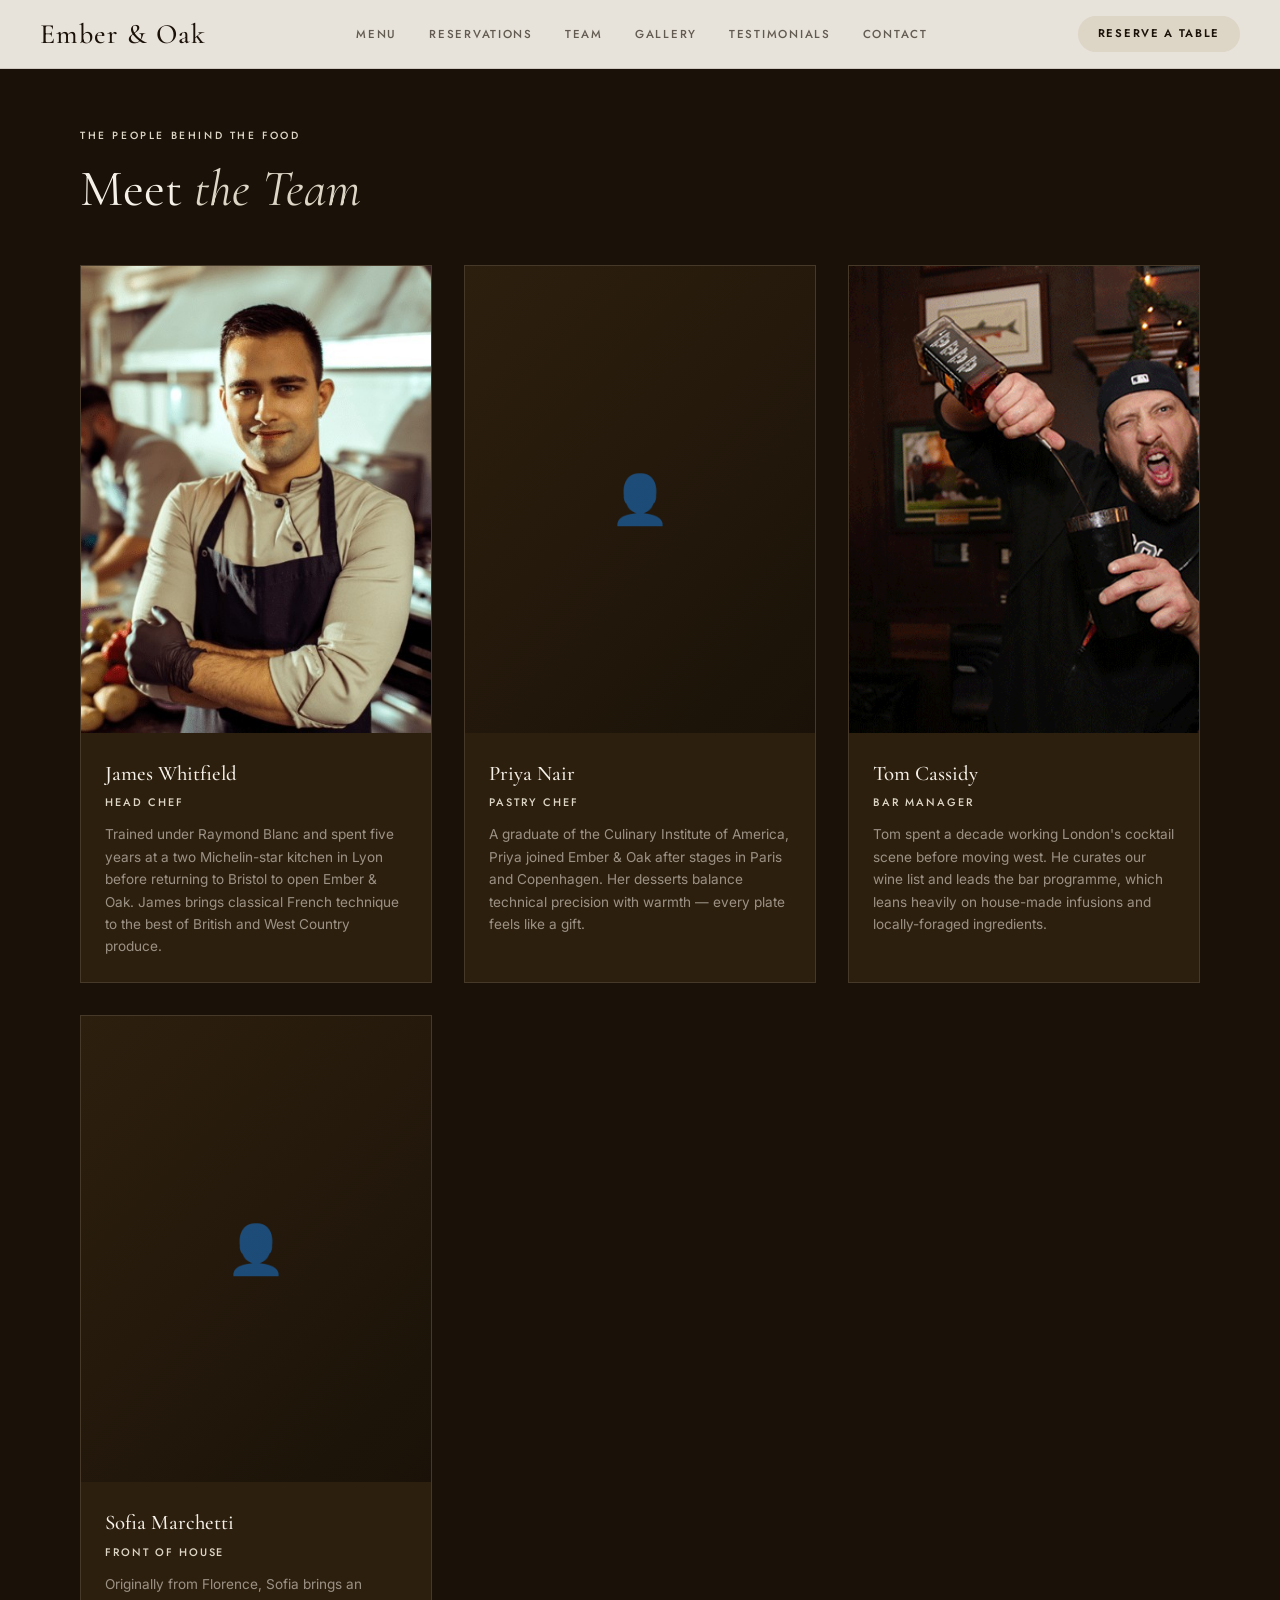
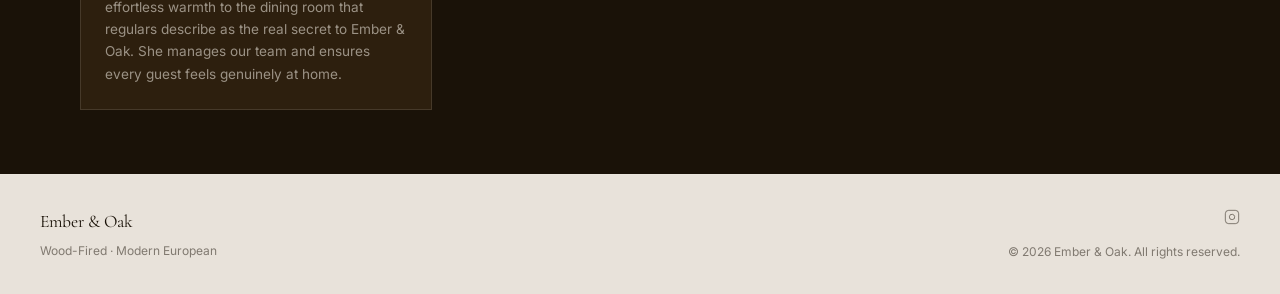
<file: team.html>
<!DOCTYPE html>
<html lang="en">
<head>
<meta charset="UTF-8"/>
<meta name="viewport" content="width=device-width,initial-scale=1"/>
<title>Team — Ember &amp; Oak</title>
<link rel="manifest" href="manifest.json"/>
<link rel="icon" href="icon-192.png" type="image/png"/>
<link rel="apple-touch-icon" href="apple-touch-icon.png"/>
<link rel="preconnect" href="https://fonts.googleapis.com"/>
<link rel="preconnect" href="https://fonts.gstatic.com" crossorigin/>
<style>
@import url("https://fonts.googleapis.com/css2?family=Cormorant+Garamond:ital,wght@0,300;0,400;0,500;0,700;1,400;1,700&family=Inter:wght@300;400;500;600&family=Jost:wght@400;500;600&display=swap");
:root{--bg:#1a1208;--accent:#ddd5c5;--accent-mid:rgba(221,213,197,0.15);--accent-glow:rgba(221,213,197,0.3);--text:#f5f0e8;--text-muted:rgba(245,240,232,0.55);--card:#2d1f0e;--border:rgba(245,240,232,0.12);--font-display:"Cormorant Garamond",serif;--font-body:"Inter",sans-serif;--font-ui:"Jost",sans-serif;}
*,*::before,*::after{box-sizing:border-box;margin:0;padding:0;}
html{scroll-behavior:smooth;}
body{background:var(--bg);color:var(--text);font-family:var(--font-body);font-size:1rem;line-height:1.6;overflow-x:hidden;}
img{max-width:100%;display:block;}
a{color:inherit;text-decoration:none;}
header{position:fixed;top:0;left:0;right:0;z-index:100;display:flex;align-items:center;justify-content:space-between;padding:1rem 2.5rem;background:rgba(245,240,232,0.94);backdrop-filter:blur(12px);-webkit-backdrop-filter:blur(12px);border-bottom:1px solid rgba(26,18,8,0.12);transition:background 0.4s;}
header.scrolled{background:rgba(245,240,232,0.98);}
.site-name{font-family:var(--font-display);font-size:1.75rem;font-weight:500;letter-spacing:0.04em;color:var(--bg);line-height:1;}
.site-name span{color:var(--accent);}
nav.desk-nav{display:flex;align-items:center;gap:2rem;}
nav.desk-nav a{font-family:var(--font-ui);font-size:0.72rem;font-weight:500;letter-spacing:0.15em;text-transform:uppercase;color:rgba(26,18,8,0.65);transition:color 0.2s;}
nav.desk-nav a:hover{color:var(--accent);}
.reserve-btn{font-family:var(--font-ui);font-size:0.7rem;font-weight:600;letter-spacing:0.15em;text-transform:uppercase;color:var(--bg);background:var(--accent);border:none;border-radius:100px;padding:0.55rem 1.25rem;cursor:pointer;transition:all 0.2s;}
.reserve-btn:hover{filter:brightness(1.1);transform:translateY(-1px);}
.hamburger{display:none;background:none;border:none;cursor:pointer;padding:0.25rem;color:var(--bg);}
.hamburger span{display:block;width:22px;height:1.5px;background:currentColor;margin:5px 0;transition:0.3s;}
.nav-overlay{position:fixed;inset:0;background:var(--bg);z-index:150;display:flex;flex-direction:column;align-items:center;justify-content:center;gap:0;opacity:0;pointer-events:none;transition:opacity 0.4s;overflow-y:auto;padding:4rem 2rem 3rem;}
.nav-overlay.open{opacity:1;pointer-events:all;}
.nav-overlay a{font-family:var(--font-display);font-size:clamp(1.8rem,6vw,3rem);font-weight:400;color:var(--text);padding:0.4rem 0;width:100%;text-align:center;opacity:0;transform:translateY(12px);transition:opacity 0.5s,transform 0.5s,color 0.2s;}
.nav-overlay.open a{opacity:1;transform:translateY(0);}
.nav-overlay a:hover{color:var(--accent);}
.nav-install-link{font-family:var(--font-ui) !important;font-size:0.72rem !important;font-weight:600 !important;letter-spacing:0.12em;text-transform:uppercase;border:1px solid var(--border);border-radius:100px;padding:0.5rem 1.25rem !important;width:auto !important;margin-bottom:1.5rem;}
.nav-install-link:hover{border-color:var(--accent);}
.nav-close{position:absolute;top:1.5rem;right:1.5rem;background:none;border:none;cursor:pointer;color:var(--text-muted);font-size:1.75rem;line-height:1;}
.hero{position:relative;min-height:100svh;display:flex;align-items:flex-end;padding:7rem 2.5rem 5rem;overflow:hidden;}
.hero-bg{position:absolute;inset:0;background-size:cover;background-position:center;transform:scale(1.05);transition:transform 8s ease;}
.hero-bg::after{content:"";position:absolute;inset:0;background:linear-gradient(to top,rgba(26,18,8,0.9) 0%,rgba(26,18,8,0.3) 60%,rgba(26,18,8,0.1) 100%);}
.hero-content{position:relative;z-index:1;max-width:700px;}
.hero-eyebrow{font-family:var(--font-ui);font-size:0.68rem;font-weight:500;letter-spacing:0.25em;text-transform:uppercase;color:var(--accent);margin-bottom:1rem;}
.hero h1{font-family:var(--font-display);font-size:clamp(2.8rem,7vw,5.5rem);font-weight:400;line-height:1.05;color:var(--text);margin-bottom:1.25rem;}
.hero h1 em{font-style:italic;color:var(--accent);}
.hero-sub{font-size:1rem;color:var(--text-muted);margin-bottom:2.5rem;max-width:480px;line-height:1.6;}
.hero-ctas{display:flex;gap:1rem;flex-wrap:wrap;}
.btn-hero-primary{display:inline-flex;align-items:center;gap:0.5rem;padding:0.85rem 2rem;background:var(--accent);color:var(--bg);font-family:var(--font-ui);font-size:0.75rem;font-weight:600;letter-spacing:0.15em;text-transform:uppercase;border-radius:100px;transition:all 0.2s;border:none;cursor:pointer;}
.btn-hero-primary:hover{filter:brightness(1.1);transform:translateY(-2px);}
.btn-hero-secondary{display:inline-flex;align-items:center;gap:0.5rem;padding:0.85rem 2rem;background:transparent;color:var(--text);font-family:var(--font-ui);font-size:0.75rem;font-weight:600;letter-spacing:0.15em;text-transform:uppercase;border-radius:100px;border:1px solid var(--border);transition:all 0.2s;cursor:pointer;}
.btn-hero-secondary:hover{border-color:var(--accent);color:var(--accent);}
.gateway{display:grid;grid-template-columns:repeat(4,1fr);gap:1rem;padding:2rem 2.5rem;background:var(--bg);}
.gateway-card{position:relative;overflow:hidden;aspect-ratio:3/4;cursor:pointer;border-radius:2px;}
.gateway-card img,.gateway-card .gateway-bg{position:absolute;inset:0;width:100%;height:100%;object-fit:cover;transition:transform 0.6s cubic-bezier(0.4,0,0.2,1);}
.gateway-card:hover img,.gateway-card:hover .gateway-bg{transform:scale(1.06);}
.gateway-card::after{content:"";position:absolute;inset:0;background:linear-gradient(to top,rgba(26,18,8,0.75) 0%,rgba(26,18,8,0.1) 60%);transition:background 0.4s;}
.gateway-card:hover::after{background:linear-gradient(to top,rgba(26,18,8,0.85) 0%,rgba(26,18,8,0.3) 60%);}
.gateway-label{position:absolute;bottom:0;left:0;right:0;z-index:1;padding:1.25rem 1.25rem 1rem;background:linear-gradient(transparent,rgba(0,0,0,0.65) 35%,rgba(0,0,0,0.85));transform:translateY(4px);transition:transform 0.4s;}
.gateway-card:hover .gateway-label{transform:translateY(0);}
.gateway-label::before{content:"";display:block;width:28px;height:1.5px;background:var(--accent);margin-bottom:0.6rem;transform:scaleX(0);transform-origin:left;transition:transform 0.4s 0.1s;}
.gateway-card:hover .gateway-label::before{transform:scaleX(1);}
.gateway-label span{font-family:var(--font-ui);font-size:0.72rem;font-weight:700;letter-spacing:0.22em;text-transform:uppercase;color:#fff;text-shadow:0 1px 6px rgba(0,0,0,0.6);}
.section-wrap{max-width:1200px;margin:0 auto;padding:0 2.5rem;}
.section-label{font-family:var(--font-ui);font-size:0.65rem;font-weight:500;letter-spacing:0.25em;text-transform:uppercase;color:var(--accent);margin-bottom:1rem;}
.section-title{font-family:var(--font-display);font-size:clamp(2rem,4vw,3.2rem);font-weight:400;line-height:1.1;color:var(--text);margin-bottom:1.5rem;}
.section-title em{font-style:italic;color:var(--accent);}
.featured{padding:4rem 0 3rem;border-top:1px solid var(--border);}
.featured-grid{display:grid;grid-template-columns:repeat(3,1fr);gap:1.5rem;margin-top:3rem;}
.dish-card{background:var(--card);border:1px solid var(--border);border-radius:4px;overflow:hidden;transition:transform 0.3s,box-shadow 0.3s;}
.dish-card:hover{transform:translateY(-4px);box-shadow:0 8px 32px var(--accent-glow);}
.dish-img{aspect-ratio:4/3;object-fit:cover;width:100%;background:linear-gradient(135deg,var(--card),var(--bg));}
.dish-img-placeholder{aspect-ratio:4/3;display:flex;align-items:center;justify-content:center;background:linear-gradient(135deg,var(--card),var(--bg));color:var(--accent);opacity:0.5;font-size:2rem;}
.dish-info{padding:1.25rem;}
.dish-name{font-family:var(--font-display);font-size:1.2rem;font-weight:500;color:var(--text);margin-bottom:0.4rem;}
.dish-desc{font-size:0.85rem;color:var(--text-muted);line-height:1.5;margin-bottom:0.75rem;}
.dish-price{font-family:var(--font-ui);font-size:0.8rem;font-weight:600;letter-spacing:0.08em;color:var(--accent);}
.pull-quote{padding:3.5rem 0 4rem;border-top:1px solid var(--border);text-align:center;}
.pull-quote blockquote{font-family:var(--font-display);font-size:clamp(1.5rem,3.5vw,2.5rem);font-style:italic;font-weight:400;color:var(--text);max-width:820px;margin:0 auto 1.5rem;line-height:1.4;}
.pull-quote blockquote::before{content:"\201C";color:var(--accent);font-size:4rem;line-height:0;vertical-align:-0.5em;margin-right:0.15em;}
.pull-quote cite{font-family:var(--font-ui);font-size:0.72rem;font-weight:500;letter-spacing:0.2em;text-transform:uppercase;color:var(--accent);}
.info-strip{padding:3rem 0;border-top:1px solid var(--border);background:var(--card);}
.info-strip-inner{max-width:1200px;margin:0 auto;padding:0 2.5rem;display:flex;gap:2rem 3rem;flex-wrap:wrap;align-items:flex-start;}
.info-item{flex:1;min-width:160px;max-width:260px;overflow:hidden;}
.info-item-label{font-family:var(--font-ui);font-size:0.65rem;font-weight:500;letter-spacing:0.2em;text-transform:uppercase;color:var(--accent);margin-bottom:0.5rem;}
.info-item-value{font-size:0.85rem;color:var(--text);line-height:1.7;overflow-wrap:break-word;word-break:normal;}
.menu-page{padding:8rem 0 4rem;}
.menu-tabs{display:flex;gap:0;border-bottom:1px solid var(--border);margin-bottom:3rem;overflow-x:auto;scrollbar-width:none;}
.menu-tabs::-webkit-scrollbar{display:none;}
.menu-tab{font-family:var(--font-ui);font-size:0.72rem;font-weight:500;letter-spacing:0.15em;text-transform:uppercase;color:var(--text-muted);padding:0.85rem 1.5rem;cursor:pointer;border-bottom:2px solid transparent;white-space:nowrap;transition:all 0.2s;background:none;border-left:none;border-right:none;border-top:none;}
.menu-tab.active,.menu-tab:hover{color:var(--accent);border-bottom-color:var(--accent);}
.menu-section{display:none;}
.menu-section.active{display:block;}
.menu-items{display:grid;grid-template-columns:repeat(auto-fill,minmax(340px,1fr));gap:1px;border:1px solid var(--border);}
.menu-item{padding:1.5rem;border-right:1px solid var(--border);border-bottom:1px solid var(--border);display:flex;gap:1rem;align-items:flex-start;transition:background 0.2s;}
.menu-item:hover{background:var(--card);}
.menu-item-img{width:88px;height:88px;border-radius:4px;object-fit:cover;flex-shrink:0;cursor:pointer;transition:opacity 0.2s;}
.menu-item-img:hover{opacity:0.82;}
.menu-item-img-placeholder{width:88px;height:88px;border-radius:4px;flex-shrink:0;background:var(--card);display:flex;align-items:center;justify-content:center;color:var(--text-muted);opacity:0.25;font-size:1.5rem;}
#menuLightbox{position:fixed;inset:0;z-index:400;background:rgba(0,0,0,0.93);display:flex;flex-direction:column;align-items:center;justify-content:center;padding:2rem;opacity:0;pointer-events:none;transition:opacity 0.35s;}
#menuLightbox.open{opacity:1;pointer-events:all;}
#menuLightbox img{max-width:min(640px,90vw);max-height:75vh;object-fit:contain;border-radius:4px;box-shadow:0 8px 64px rgba(0,0,0,0.6);}
#menuLbCaption{font-family:var(--font-display);font-style:italic;font-size:1.1rem;color:rgba(245,240,232,0.7);margin-top:1.25rem;text-align:center;}
#menuLbClose{position:absolute;top:1.25rem;right:1.5rem;background:none;border:none;color:rgba(245,240,232,0.45);font-size:2rem;line-height:1;cursor:pointer;transition:color 0.2s;}
#menuLbClose:hover{color:rgba(245,240,232,0.9);}
.menu-item-body{flex:1;}
.menu-item-top{display:flex;justify-content:space-between;align-items:baseline;gap:1rem;margin-bottom:0.3rem;}
.menu-item-name{font-family:var(--font-display);font-size:1.05rem;font-weight:500;color:var(--text);}
.menu-item-price{font-family:var(--font-ui);font-size:0.78rem;font-weight:600;color:var(--accent);white-space:nowrap;flex-shrink:0;}
.menu-item-desc{font-size:0.82rem;color:var(--text-muted);line-height:1.5;}
.menu-tags{display:flex;gap:0.3rem;margin-top:0.5rem;flex-wrap:wrap;}
.menu-tag{font-family:var(--font-ui);font-size:0.6rem;font-weight:500;letter-spacing:0.1em;text-transform:uppercase;padding:0.15rem 0.45rem;border:1px solid var(--border);border-radius:100px;color:var(--text-muted);}
.menu-tag.v{border-color:#ddd5c5;color:#ddd5c5;}
.team-page{padding:8rem 0 4rem;}
.team-grid{display:grid;grid-template-columns:repeat(auto-fill,minmax(280px,1fr));gap:2rem;margin-top:3rem;}
.team-card{background:var(--card);border:1px solid var(--border);}
.team-photo{aspect-ratio:3/4;object-fit:cover;width:100%;background:linear-gradient(135deg,var(--card),var(--bg));}
.team-photo-placeholder{aspect-ratio:3/4;display:flex;align-items:center;justify-content:center;background:linear-gradient(135deg,var(--card),var(--bg));color:var(--text-muted);font-size:3rem;}
.team-info{padding:1.5rem;}
.team-name{font-family:var(--font-display);font-size:1.3rem;font-weight:500;color:var(--text);margin-bottom:0.25rem;}
.team-title{font-family:var(--font-ui);font-size:0.68rem;font-weight:500;letter-spacing:0.18em;text-transform:uppercase;color:var(--accent);margin-bottom:0.75rem;}
.team-bio{font-size:0.85rem;color:var(--text-muted);line-height:1.65;}
.gallery-page{padding:8rem 0 4rem;}
.gallery-page .section-title{font-size:clamp(3rem,7vw,5rem);}
.gallery-grid{columns:2;column-gap:1rem;margin-top:2rem;}
.gallery-item{break-inside:avoid;margin-bottom:1rem;position:relative;overflow:hidden;}
.gallery-item img{width:100%;display:block;transition:transform 0.5s;}
.gallery-item:hover img{transform:scale(1.03);}
.gallery-caption{position:absolute;bottom:0;left:0;right:0;padding:0.75rem 1rem;background:linear-gradient(transparent,rgba(26,18,8,0.8));font-size:0.8rem;color:var(--text-muted);font-style:italic;opacity:0;transition:opacity 0.3s;}
.gallery-item:hover .gallery-caption{opacity:1;}
.gallery-section-label{font-family:var(--font-display);font-size:1.4rem;font-weight:400;font-style:italic;color:var(--accent);margin:3rem 0 1rem;}
.gallery-section-eyebrow{font-family:var(--font-ui);font-size:0.65rem;font-weight:500;letter-spacing:0.2em;text-transform:uppercase;color:var(--text-muted);margin-bottom:0.35rem;}
.testimonials-page{padding:8rem 0 4rem;}
.testimonials-grid{display:grid;grid-template-columns:repeat(auto-fill,minmax(320px,1fr));gap:1.5rem;margin-top:3rem;}
.testimonial-card{background:var(--card);border:1px solid var(--border);padding:2rem;display:flex;flex-direction:column;}
.testimonial-quote-mark{font-family:var(--font-display);font-size:3.5rem;line-height:0.8;color:var(--accent);opacity:0.35;margin-bottom:0.75rem;display:block;}
.testimonial-card::before{display:none;}
.testimonial-quote{font-family:var(--font-display);font-style:italic;font-size:1.05rem;color:var(--text);line-height:1.7;margin-bottom:1.5rem;position:relative;z-index:1;}
.testimonial-meta{display:flex;flex-direction:column;gap:0.2rem;}
.testimonial-name{font-family:var(--font-ui);font-size:0.75rem;font-weight:600;letter-spacing:0.12em;text-transform:uppercase;color:var(--text);}
.testimonial-source{font-size:0.78rem;color:var(--accent);}
.testimonial-stars{color:var(--accent);font-size:0.85rem;margin-bottom:0.75rem;}
.res-page{padding:8rem 0 4rem;}
.res-form-wrap{max-width:600px;}
.res-notes{font-style:italic;color:var(--text-muted);font-size:0.9rem;line-height:1.7;margin-bottom:2.5rem;padding-left:1rem;border-left:2px solid var(--accent);}
.form-field{margin-bottom:1.5rem;}
.form-field label{display:block;font-family:var(--font-ui);font-size:0.68rem;font-weight:500;letter-spacing:0.15em;text-transform:uppercase;color:var(--text-muted);margin-bottom:0.5rem;}
.form-field input,.form-field select,.form-field textarea{width:100%;background:var(--card);border:1px solid var(--border);color:var(--text);font-family:var(--font-body);font-size:1rem;padding:0.85rem 1rem;border-radius:0;outline:none;transition:border-color 0.2s;appearance:none;-webkit-appearance:none;}
.form-field input:focus,.form-field select:focus,.form-field textarea:focus{border-color:var(--accent);}
.form-field textarea{resize:vertical;min-height:120px;}
.form-row-2{display:grid;grid-template-columns:1fr 1fr;gap:1rem;}
.submit-btn{width:100%;padding:1rem;background:var(--accent);color:var(--bg);font-family:var(--font-ui);font-size:0.75rem;font-weight:600;letter-spacing:0.2em;text-transform:uppercase;border:none;cursor:pointer;transition:all 0.2s;}
.submit-btn:hover{filter:brightness(1.1);}
.contact-page{padding:8rem 0 4rem;}
.contact-grid{display:grid;grid-template-columns:1fr 1fr;gap:4rem;margin-top:3rem;}
.contact-map{width:100%;aspect-ratio:4/3;border:1px solid var(--border);background:var(--card);}
.contact-map iframe{width:100%;height:100%;border:0;filter:grayscale(0.3);}
.contact-detail{display:flex;gap:1rem;align-items:flex-start;margin-bottom:1.5rem;}
.contact-detail-icon{color:var(--accent);flex-shrink:0;margin-top:2px;}
.contact-detail-label{font-family:var(--font-ui);font-size:0.65rem;font-weight:500;letter-spacing:0.15em;text-transform:uppercase;color:var(--accent);margin-bottom:0.25rem;}
.contact-detail-value{font-size:0.9rem;color:var(--text);line-height:1.6;}
.hours-inline{line-height:1.9;white-space:normal;}
footer{padding:2rem 2.5rem;border-top:1px solid var(--border);background:rgba(245,240,232,0.94);display:flex;align-items:center;justify-content:space-between;flex-wrap:wrap;gap:1rem 2rem;}
.footer-name{font-family:var(--font-display);font-size:1.1rem;font-weight:400;color:var(--bg);}
.footer-links{display:flex;gap:1.5rem;}
.footer-links a{font-family:var(--font-ui);font-size:0.65rem;font-weight:500;letter-spacing:0.15em;text-transform:uppercase;color:rgba(26,18,8,0.55);transition:color 0.2s;}
.footer-links a:hover{color:var(--accent);}
.footer-copy{font-size:0.75rem;color:rgba(26,18,8,0.5);}
.social-links{display:flex;gap:0.75rem;}
.social-link{color:rgba(26,18,8,0.5);transition:color 0.2s;}
.social-link:hover{color:var(--accent);}
.page-header{padding:8rem 2.5rem 3rem;border-bottom:1px solid var(--border);}
.page-header h1{font-family:var(--font-display);font-size:clamp(2.5rem,6vw,4.5rem);font-weight:400;color:var(--text);margin-top:0.75rem;}
.page-header h1 em{font-style:italic;color:var(--accent);}
.reveal{opacity:0;transform:translateY(20px);transition:opacity 0.7s ease,transform 0.7s ease;}
.reveal.visible{opacity:1;transform:none;}
@media(max-width:900px){.hero{padding:0 1.5rem 4rem;}.gateway{grid-template-columns:repeat(2,1fr);}.featured-grid{grid-template-columns:1fr 1fr;}.contact-grid{grid-template-columns:1fr;}.section-wrap{padding:0 1.5rem;}nav.desk-nav{display:none;}.hamburger{display:block;}.reserve-btn.desktop{display:none;}}
@media(max-width:600px){.gateway{grid-template-columns:repeat(2,1fr);}.featured-grid{grid-template-columns:1fr;}.gallery-grid{columns:1;}.menu-items{grid-template-columns:1fr;}.team-grid{grid-template-columns:1fr 1fr;}.form-row-2{grid-template-columns:1fr;}footer{flex-direction:column;text-align:center;}.footer-links{justify-content:center;}}
</style>
</head>
<body>
<div class="nav-overlay" id="navOverlay">
  <button class="nav-close" onclick="closeNav()">×</button>
  <a href="#" class="nav-install-link" onclick="installApp();return false;">Add to Home Screen</a>
  <a href="menu.html">Menu</a>
    <a href="reservations.html">Reservations</a>
    <a href="team.html">Team</a>
    <a href="gallery.html">Gallery</a>
    <a href="testimonials.html">Testimonials</a>
    <a href="contact.html">Contact</a>
</div>
<header id="siteHeader">
  <a class="site-name" href="index.html">Ember &amp; Oak</a>
  <nav class="desk-nav">
    <a href="menu.html">Menu</a>
      <a href="reservations.html">Reservations</a>
      <a href="team.html">Team</a>
      <a href="gallery.html">Gallery</a>
      <a href="testimonials.html">Testimonials</a>
      <a href="contact.html">Contact</a>
  </nav>
  <div style="display:flex;align-items:center;gap:1rem;">
    <a href="reservations.html" class="reserve-btn desktop">Reserve a Table</a>
    <button class="hamburger" id="hamburger" aria-label="Menu" onclick="toggleNav()"><span></span><span></span><span></span></button>
  </div>
</header>
<main class="team-page">
<div class="section-wrap">
<div class="section-label reveal">The people behind the food</div>
<h1 class="section-title reveal">Meet <em>the Team</em></h1>
<div class="team-grid">
<div class="team-card reveal"><img class="team-photo" src="images/gateway-team.jpg" alt="James Whitfield"/><div class="team-info"><div class="team-name">James Whitfield</div><div class="team-title">Head Chef</div><div class="team-bio">Trained under Raymond Blanc and spent five years at a two Michelin-star kitchen in Lyon before returning to Bristol to open Ember &amp; Oak. James brings classical French technique to the best of British and West Country produce.</div></div></div>
<div class="team-card reveal"><div class="team-photo-placeholder">👤</div><div class="team-info"><div class="team-name">Priya Nair</div><div class="team-title">Pastry Chef</div><div class="team-bio">A graduate of the Culinary Institute of America, Priya joined Ember &amp; Oak after stages in Paris and Copenhagen. Her desserts balance technical precision with warmth — every plate feels like a gift.</div></div></div>
<div class="team-card reveal"><img class="team-photo" src="images/bartender.png" alt="Tom Cassidy"/><div class="team-info"><div class="team-name">Tom Cassidy</div><div class="team-title">Bar Manager</div><div class="team-bio">Tom spent a decade working London&#39;s cocktail scene before moving west. He curates our wine list and leads the bar programme, which leans heavily on house-made infusions and locally-foraged ingredients.</div></div></div>
<div class="team-card reveal"><div class="team-photo-placeholder">👤</div><div class="team-info"><div class="team-name">Sofia Marchetti</div><div class="team-title">Front of House</div><div class="team-bio">Originally from Florence, Sofia brings an effortless warmth to the dining room that regulars describe as the real secret to Ember &amp; Oak. She manages our team and ensures every guest feels genuinely at home.</div></div></div>
</div>
</div>
</main>
<footer>
  <div style="min-width:160px;">
    <div class="footer-name">Ember &amp; Oak</div>
    <div class="footer-copy" style="margin-top:0.3rem;">Wood-Fired · Modern European</div>
  </div>
  <div style="display:flex;flex-direction:column;align-items:flex-end;gap:0.6rem;min-width:140px;">
    <div class="social-links"><a class="social-link" href="https://instagram.com/emberandoak" target="_blank" aria-label="Instagram"><svg width="16" height="16" fill="none" stroke="currentColor" stroke-width="1.5" viewBox="0 0 24 24"><rect x="2" y="2" width="20" height="20" rx="5"/><path d="M16 11.37A4 4 0 1 1 12.63 8 4 4 0 0 1 16 11.37z"/><line x1="17.5" y1="6.5" x2="17.51" y2="6.5"/></svg></a></div>
    <div class="footer-copy">&copy; 2026 Ember &amp; Oak. All rights reserved.</div>
  </div>
</footer>
<script>
async function handleFormspreeSubmit(evt,formEl,endpoint,successId,errorId){
  evt.preventDefault();
  var successEl=document.getElementById(successId);var errorEl=document.getElementById(errorId);
  if(successEl)successEl.style.display="none";if(errorEl)errorEl.style.display="none";
  if(!endpoint||endpoint.slice(-3)==="/f/"||endpoint==="#"){if(errorEl){errorEl.textContent="This form is not yet configured. Please contact us directly.";errorEl.style.display="block";}return false;}
  var btn=formEl.querySelector('button[type="submit"]');var origText=btn?btn.textContent:"";
  if(btn){btn.disabled=true;btn.textContent="Sending\u2026";}
  try{
    var res=await fetch(endpoint,{method:"POST",body:new FormData(formEl),headers:{"Accept":"application/json"}});
    var data=await res.json().catch(function(){return{};});
    if(res.ok){
      formEl.reset();
      if(successEl){successEl.style.display="block";successEl.scrollIntoView({behavior:"smooth",block:"center"});}
    }else{
      var msg=(data&&data.errors&&data.errors.length)?data.errors.map(function(e){return e.message;}).join(", "):"Something went wrong. Please try again.";
      if(errorEl){errorEl.textContent=msg;errorEl.style.display="block";errorEl.scrollIntoView({behavior:"smooth",block:"center"});}
    }
  }catch(e){
    if(errorEl){errorEl.textContent="Something went wrong. Please try again.";errorEl.style.display="block";}
  }
  if(btn){btn.disabled=false;btn.textContent=origText;}
  return false;
}
var deferredInstallPrompt=null;
window.addEventListener("beforeinstallprompt",function(e){e.preventDefault();deferredInstallPrompt=e;});
function installApp(){
  var isIOS=/iphone|ipad|ipod/i.test(navigator.userAgent);
  if(isIOS){
    alert("To install: tap the Share icon, then \"Add to Home Screen\".");
    return;
  }
  if(deferredInstallPrompt){
    deferredInstallPrompt.prompt();
    deferredInstallPrompt.userChoice.then(function(){deferredInstallPrompt=null;});
  } else {
    alert("To install: open your browser menu and choose \"Install app\" or \"Add to Home Screen\".");
  }
}
function toggleNav(){var o=document.getElementById("navOverlay");o.classList.toggle("open");document.body.style.overflow=o.classList.contains("open")?"hidden":"";}
function closeNav(){document.getElementById("navOverlay").classList.remove("open");document.body.style.overflow="";}
document.addEventListener("keydown",function(e){if(e.key==="Escape")closeNav();});
window.addEventListener("scroll",function(){document.getElementById("siteHeader").classList.toggle("scrolled",window.scrollY>60);},{passive:true});
function _checkReveals(){document.querySelectorAll(".reveal:not(.visible)").forEach(function(r){var rect=r.getBoundingClientRect();if(rect.top<window.innerHeight-60)r.classList.add("visible");});}
_checkReveals();
window.addEventListener("scroll",_checkReveals,{passive:true});
</script>
</body>
</html>
</file>
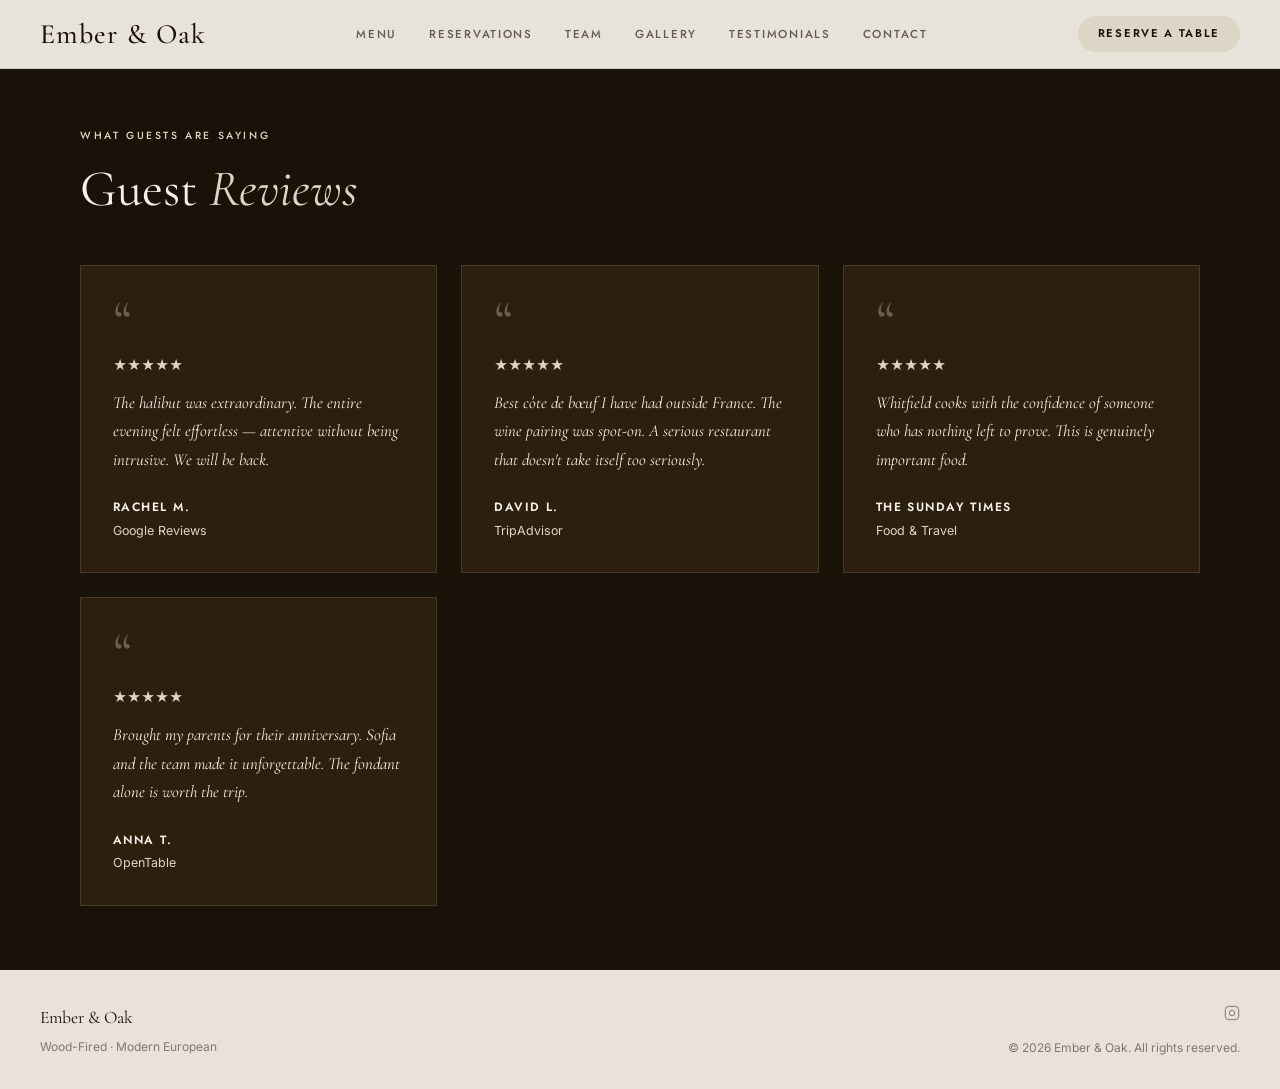
<file: testimonials.html>
<!DOCTYPE html>
<html lang="en">
<head>
<meta charset="UTF-8"/>
<meta name="viewport" content="width=device-width,initial-scale=1"/>
<title>Testimonials — Ember &amp; Oak</title>
<link rel="manifest" href="manifest.json"/>
<link rel="icon" href="icon-192.png" type="image/png"/>
<link rel="apple-touch-icon" href="apple-touch-icon.png"/>
<link rel="preconnect" href="https://fonts.googleapis.com"/>
<link rel="preconnect" href="https://fonts.gstatic.com" crossorigin/>
<style>
@import url("https://fonts.googleapis.com/css2?family=Cormorant+Garamond:ital,wght@0,300;0,400;0,500;0,700;1,400;1,700&family=Inter:wght@300;400;500;600&family=Jost:wght@400;500;600&display=swap");
:root{--bg:#1a1208;--accent:#ddd5c5;--accent-mid:rgba(221,213,197,0.15);--accent-glow:rgba(221,213,197,0.3);--text:#f5f0e8;--text-muted:rgba(245,240,232,0.55);--card:#2d1f0e;--border:rgba(245,240,232,0.12);--font-display:"Cormorant Garamond",serif;--font-body:"Inter",sans-serif;--font-ui:"Jost",sans-serif;}
*,*::before,*::after{box-sizing:border-box;margin:0;padding:0;}
html{scroll-behavior:smooth;}
body{background:var(--bg);color:var(--text);font-family:var(--font-body);font-size:1rem;line-height:1.6;overflow-x:hidden;}
img{max-width:100%;display:block;}
a{color:inherit;text-decoration:none;}
header{position:fixed;top:0;left:0;right:0;z-index:100;display:flex;align-items:center;justify-content:space-between;padding:1rem 2.5rem;background:rgba(245,240,232,0.94);backdrop-filter:blur(12px);-webkit-backdrop-filter:blur(12px);border-bottom:1px solid rgba(26,18,8,0.12);transition:background 0.4s;}
header.scrolled{background:rgba(245,240,232,0.98);}
.site-name{font-family:var(--font-display);font-size:1.75rem;font-weight:500;letter-spacing:0.04em;color:var(--bg);line-height:1;}
.site-name span{color:var(--accent);}
nav.desk-nav{display:flex;align-items:center;gap:2rem;}
nav.desk-nav a{font-family:var(--font-ui);font-size:0.72rem;font-weight:500;letter-spacing:0.15em;text-transform:uppercase;color:rgba(26,18,8,0.65);transition:color 0.2s;}
nav.desk-nav a:hover{color:var(--accent);}
.reserve-btn{font-family:var(--font-ui);font-size:0.7rem;font-weight:600;letter-spacing:0.15em;text-transform:uppercase;color:var(--bg);background:var(--accent);border:none;border-radius:100px;padding:0.55rem 1.25rem;cursor:pointer;transition:all 0.2s;}
.reserve-btn:hover{filter:brightness(1.1);transform:translateY(-1px);}
.hamburger{display:none;background:none;border:none;cursor:pointer;padding:0.25rem;color:var(--bg);}
.hamburger span{display:block;width:22px;height:1.5px;background:currentColor;margin:5px 0;transition:0.3s;}
.nav-overlay{position:fixed;inset:0;background:var(--bg);z-index:150;display:flex;flex-direction:column;align-items:center;justify-content:center;gap:0;opacity:0;pointer-events:none;transition:opacity 0.4s;overflow-y:auto;padding:4rem 2rem 3rem;}
.nav-overlay.open{opacity:1;pointer-events:all;}
.nav-overlay a{font-family:var(--font-display);font-size:clamp(1.8rem,6vw,3rem);font-weight:400;color:var(--text);padding:0.4rem 0;width:100%;text-align:center;opacity:0;transform:translateY(12px);transition:opacity 0.5s,transform 0.5s,color 0.2s;}
.nav-overlay.open a{opacity:1;transform:translateY(0);}
.nav-overlay a:hover{color:var(--accent);}
.nav-install-link{font-family:var(--font-ui) !important;font-size:0.72rem !important;font-weight:600 !important;letter-spacing:0.12em;text-transform:uppercase;border:1px solid var(--border);border-radius:100px;padding:0.5rem 1.25rem !important;width:auto !important;margin-bottom:1.5rem;}
.nav-install-link:hover{border-color:var(--accent);}
.nav-close{position:absolute;top:1.5rem;right:1.5rem;background:none;border:none;cursor:pointer;color:var(--text-muted);font-size:1.75rem;line-height:1;}
.hero{position:relative;min-height:100svh;display:flex;align-items:flex-end;padding:7rem 2.5rem 5rem;overflow:hidden;}
.hero-bg{position:absolute;inset:0;background-size:cover;background-position:center;transform:scale(1.05);transition:transform 8s ease;}
.hero-bg::after{content:"";position:absolute;inset:0;background:linear-gradient(to top,rgba(26,18,8,0.9) 0%,rgba(26,18,8,0.3) 60%,rgba(26,18,8,0.1) 100%);}
.hero-content{position:relative;z-index:1;max-width:700px;}
.hero-eyebrow{font-family:var(--font-ui);font-size:0.68rem;font-weight:500;letter-spacing:0.25em;text-transform:uppercase;color:var(--accent);margin-bottom:1rem;}
.hero h1{font-family:var(--font-display);font-size:clamp(2.8rem,7vw,5.5rem);font-weight:400;line-height:1.05;color:var(--text);margin-bottom:1.25rem;}
.hero h1 em{font-style:italic;color:var(--accent);}
.hero-sub{font-size:1rem;color:var(--text-muted);margin-bottom:2.5rem;max-width:480px;line-height:1.6;}
.hero-ctas{display:flex;gap:1rem;flex-wrap:wrap;}
.btn-hero-primary{display:inline-flex;align-items:center;gap:0.5rem;padding:0.85rem 2rem;background:var(--accent);color:var(--bg);font-family:var(--font-ui);font-size:0.75rem;font-weight:600;letter-spacing:0.15em;text-transform:uppercase;border-radius:100px;transition:all 0.2s;border:none;cursor:pointer;}
.btn-hero-primary:hover{filter:brightness(1.1);transform:translateY(-2px);}
.btn-hero-secondary{display:inline-flex;align-items:center;gap:0.5rem;padding:0.85rem 2rem;background:transparent;color:var(--text);font-family:var(--font-ui);font-size:0.75rem;font-weight:600;letter-spacing:0.15em;text-transform:uppercase;border-radius:100px;border:1px solid var(--border);transition:all 0.2s;cursor:pointer;}
.btn-hero-secondary:hover{border-color:var(--accent);color:var(--accent);}
.gateway{display:grid;grid-template-columns:repeat(4,1fr);gap:1rem;padding:2rem 2.5rem;background:var(--bg);}
.gateway-card{position:relative;overflow:hidden;aspect-ratio:3/4;cursor:pointer;border-radius:2px;}
.gateway-card img,.gateway-card .gateway-bg{position:absolute;inset:0;width:100%;height:100%;object-fit:cover;transition:transform 0.6s cubic-bezier(0.4,0,0.2,1);}
.gateway-card:hover img,.gateway-card:hover .gateway-bg{transform:scale(1.06);}
.gateway-card::after{content:"";position:absolute;inset:0;background:linear-gradient(to top,rgba(26,18,8,0.75) 0%,rgba(26,18,8,0.1) 60%);transition:background 0.4s;}
.gateway-card:hover::after{background:linear-gradient(to top,rgba(26,18,8,0.85) 0%,rgba(26,18,8,0.3) 60%);}
.gateway-label{position:absolute;bottom:0;left:0;right:0;z-index:1;padding:1.25rem 1.25rem 1rem;background:linear-gradient(transparent,rgba(0,0,0,0.65) 35%,rgba(0,0,0,0.85));transform:translateY(4px);transition:transform 0.4s;}
.gateway-card:hover .gateway-label{transform:translateY(0);}
.gateway-label::before{content:"";display:block;width:28px;height:1.5px;background:var(--accent);margin-bottom:0.6rem;transform:scaleX(0);transform-origin:left;transition:transform 0.4s 0.1s;}
.gateway-card:hover .gateway-label::before{transform:scaleX(1);}
.gateway-label span{font-family:var(--font-ui);font-size:0.72rem;font-weight:700;letter-spacing:0.22em;text-transform:uppercase;color:#fff;text-shadow:0 1px 6px rgba(0,0,0,0.6);}
.section-wrap{max-width:1200px;margin:0 auto;padding:0 2.5rem;}
.section-label{font-family:var(--font-ui);font-size:0.65rem;font-weight:500;letter-spacing:0.25em;text-transform:uppercase;color:var(--accent);margin-bottom:1rem;}
.section-title{font-family:var(--font-display);font-size:clamp(2rem,4vw,3.2rem);font-weight:400;line-height:1.1;color:var(--text);margin-bottom:1.5rem;}
.section-title em{font-style:italic;color:var(--accent);}
.featured{padding:4rem 0 3rem;border-top:1px solid var(--border);}
.featured-grid{display:grid;grid-template-columns:repeat(3,1fr);gap:1.5rem;margin-top:3rem;}
.dish-card{background:var(--card);border:1px solid var(--border);border-radius:4px;overflow:hidden;transition:transform 0.3s,box-shadow 0.3s;}
.dish-card:hover{transform:translateY(-4px);box-shadow:0 8px 32px var(--accent-glow);}
.dish-img{aspect-ratio:4/3;object-fit:cover;width:100%;background:linear-gradient(135deg,var(--card),var(--bg));}
.dish-img-placeholder{aspect-ratio:4/3;display:flex;align-items:center;justify-content:center;background:linear-gradient(135deg,var(--card),var(--bg));color:var(--accent);opacity:0.5;font-size:2rem;}
.dish-info{padding:1.25rem;}
.dish-name{font-family:var(--font-display);font-size:1.2rem;font-weight:500;color:var(--text);margin-bottom:0.4rem;}
.dish-desc{font-size:0.85rem;color:var(--text-muted);line-height:1.5;margin-bottom:0.75rem;}
.dish-price{font-family:var(--font-ui);font-size:0.8rem;font-weight:600;letter-spacing:0.08em;color:var(--accent);}
.pull-quote{padding:3.5rem 0 4rem;border-top:1px solid var(--border);text-align:center;}
.pull-quote blockquote{font-family:var(--font-display);font-size:clamp(1.5rem,3.5vw,2.5rem);font-style:italic;font-weight:400;color:var(--text);max-width:820px;margin:0 auto 1.5rem;line-height:1.4;}
.pull-quote blockquote::before{content:"\201C";color:var(--accent);font-size:4rem;line-height:0;vertical-align:-0.5em;margin-right:0.15em;}
.pull-quote cite{font-family:var(--font-ui);font-size:0.72rem;font-weight:500;letter-spacing:0.2em;text-transform:uppercase;color:var(--accent);}
.info-strip{padding:3rem 0;border-top:1px solid var(--border);background:var(--card);}
.info-strip-inner{max-width:1200px;margin:0 auto;padding:0 2.5rem;display:flex;gap:2rem 3rem;flex-wrap:wrap;align-items:flex-start;}
.info-item{flex:1;min-width:160px;max-width:260px;overflow:hidden;}
.info-item-label{font-family:var(--font-ui);font-size:0.65rem;font-weight:500;letter-spacing:0.2em;text-transform:uppercase;color:var(--accent);margin-bottom:0.5rem;}
.info-item-value{font-size:0.85rem;color:var(--text);line-height:1.7;overflow-wrap:break-word;word-break:normal;}
.menu-page{padding:8rem 0 4rem;}
.menu-tabs{display:flex;gap:0;border-bottom:1px solid var(--border);margin-bottom:3rem;overflow-x:auto;scrollbar-width:none;}
.menu-tabs::-webkit-scrollbar{display:none;}
.menu-tab{font-family:var(--font-ui);font-size:0.72rem;font-weight:500;letter-spacing:0.15em;text-transform:uppercase;color:var(--text-muted);padding:0.85rem 1.5rem;cursor:pointer;border-bottom:2px solid transparent;white-space:nowrap;transition:all 0.2s;background:none;border-left:none;border-right:none;border-top:none;}
.menu-tab.active,.menu-tab:hover{color:var(--accent);border-bottom-color:var(--accent);}
.menu-section{display:none;}
.menu-section.active{display:block;}
.menu-items{display:grid;grid-template-columns:repeat(auto-fill,minmax(340px,1fr));gap:1px;border:1px solid var(--border);}
.menu-item{padding:1.5rem;border-right:1px solid var(--border);border-bottom:1px solid var(--border);display:flex;gap:1rem;align-items:flex-start;transition:background 0.2s;}
.menu-item:hover{background:var(--card);}
.menu-item-img{width:88px;height:88px;border-radius:4px;object-fit:cover;flex-shrink:0;cursor:pointer;transition:opacity 0.2s;}
.menu-item-img:hover{opacity:0.82;}
.menu-item-img-placeholder{width:88px;height:88px;border-radius:4px;flex-shrink:0;background:var(--card);display:flex;align-items:center;justify-content:center;color:var(--text-muted);opacity:0.25;font-size:1.5rem;}
#menuLightbox{position:fixed;inset:0;z-index:400;background:rgba(0,0,0,0.93);display:flex;flex-direction:column;align-items:center;justify-content:center;padding:2rem;opacity:0;pointer-events:none;transition:opacity 0.35s;}
#menuLightbox.open{opacity:1;pointer-events:all;}
#menuLightbox img{max-width:min(640px,90vw);max-height:75vh;object-fit:contain;border-radius:4px;box-shadow:0 8px 64px rgba(0,0,0,0.6);}
#menuLbCaption{font-family:var(--font-display);font-style:italic;font-size:1.1rem;color:rgba(245,240,232,0.7);margin-top:1.25rem;text-align:center;}
#menuLbClose{position:absolute;top:1.25rem;right:1.5rem;background:none;border:none;color:rgba(245,240,232,0.45);font-size:2rem;line-height:1;cursor:pointer;transition:color 0.2s;}
#menuLbClose:hover{color:rgba(245,240,232,0.9);}
.menu-item-body{flex:1;}
.menu-item-top{display:flex;justify-content:space-between;align-items:baseline;gap:1rem;margin-bottom:0.3rem;}
.menu-item-name{font-family:var(--font-display);font-size:1.05rem;font-weight:500;color:var(--text);}
.menu-item-price{font-family:var(--font-ui);font-size:0.78rem;font-weight:600;color:var(--accent);white-space:nowrap;flex-shrink:0;}
.menu-item-desc{font-size:0.82rem;color:var(--text-muted);line-height:1.5;}
.menu-tags{display:flex;gap:0.3rem;margin-top:0.5rem;flex-wrap:wrap;}
.menu-tag{font-family:var(--font-ui);font-size:0.6rem;font-weight:500;letter-spacing:0.1em;text-transform:uppercase;padding:0.15rem 0.45rem;border:1px solid var(--border);border-radius:100px;color:var(--text-muted);}
.menu-tag.v{border-color:#ddd5c5;color:#ddd5c5;}
.team-page{padding:8rem 0 4rem;}
.team-grid{display:grid;grid-template-columns:repeat(auto-fill,minmax(280px,1fr));gap:2rem;margin-top:3rem;}
.team-card{background:var(--card);border:1px solid var(--border);}
.team-photo{aspect-ratio:3/4;object-fit:cover;width:100%;background:linear-gradient(135deg,var(--card),var(--bg));}
.team-photo-placeholder{aspect-ratio:3/4;display:flex;align-items:center;justify-content:center;background:linear-gradient(135deg,var(--card),var(--bg));color:var(--text-muted);font-size:3rem;}
.team-info{padding:1.5rem;}
.team-name{font-family:var(--font-display);font-size:1.3rem;font-weight:500;color:var(--text);margin-bottom:0.25rem;}
.team-title{font-family:var(--font-ui);font-size:0.68rem;font-weight:500;letter-spacing:0.18em;text-transform:uppercase;color:var(--accent);margin-bottom:0.75rem;}
.team-bio{font-size:0.85rem;color:var(--text-muted);line-height:1.65;}
.gallery-page{padding:8rem 0 4rem;}
.gallery-page .section-title{font-size:clamp(3rem,7vw,5rem);}
.gallery-grid{columns:2;column-gap:1rem;margin-top:2rem;}
.gallery-item{break-inside:avoid;margin-bottom:1rem;position:relative;overflow:hidden;}
.gallery-item img{width:100%;display:block;transition:transform 0.5s;}
.gallery-item:hover img{transform:scale(1.03);}
.gallery-caption{position:absolute;bottom:0;left:0;right:0;padding:0.75rem 1rem;background:linear-gradient(transparent,rgba(26,18,8,0.8));font-size:0.8rem;color:var(--text-muted);font-style:italic;opacity:0;transition:opacity 0.3s;}
.gallery-item:hover .gallery-caption{opacity:1;}
.gallery-section-label{font-family:var(--font-display);font-size:1.4rem;font-weight:400;font-style:italic;color:var(--accent);margin:3rem 0 1rem;}
.gallery-section-eyebrow{font-family:var(--font-ui);font-size:0.65rem;font-weight:500;letter-spacing:0.2em;text-transform:uppercase;color:var(--text-muted);margin-bottom:0.35rem;}
.testimonials-page{padding:8rem 0 4rem;}
.testimonials-grid{display:grid;grid-template-columns:repeat(auto-fill,minmax(320px,1fr));gap:1.5rem;margin-top:3rem;}
.testimonial-card{background:var(--card);border:1px solid var(--border);padding:2rem;display:flex;flex-direction:column;}
.testimonial-quote-mark{font-family:var(--font-display);font-size:3.5rem;line-height:0.8;color:var(--accent);opacity:0.35;margin-bottom:0.75rem;display:block;}
.testimonial-card::before{display:none;}
.testimonial-quote{font-family:var(--font-display);font-style:italic;font-size:1.05rem;color:var(--text);line-height:1.7;margin-bottom:1.5rem;position:relative;z-index:1;}
.testimonial-meta{display:flex;flex-direction:column;gap:0.2rem;}
.testimonial-name{font-family:var(--font-ui);font-size:0.75rem;font-weight:600;letter-spacing:0.12em;text-transform:uppercase;color:var(--text);}
.testimonial-source{font-size:0.78rem;color:var(--accent);}
.testimonial-stars{color:var(--accent);font-size:0.85rem;margin-bottom:0.75rem;}
.res-page{padding:8rem 0 4rem;}
.res-form-wrap{max-width:600px;}
.res-notes{font-style:italic;color:var(--text-muted);font-size:0.9rem;line-height:1.7;margin-bottom:2.5rem;padding-left:1rem;border-left:2px solid var(--accent);}
.form-field{margin-bottom:1.5rem;}
.form-field label{display:block;font-family:var(--font-ui);font-size:0.68rem;font-weight:500;letter-spacing:0.15em;text-transform:uppercase;color:var(--text-muted);margin-bottom:0.5rem;}
.form-field input,.form-field select,.form-field textarea{width:100%;background:var(--card);border:1px solid var(--border);color:var(--text);font-family:var(--font-body);font-size:1rem;padding:0.85rem 1rem;border-radius:0;outline:none;transition:border-color 0.2s;appearance:none;-webkit-appearance:none;}
.form-field input:focus,.form-field select:focus,.form-field textarea:focus{border-color:var(--accent);}
.form-field textarea{resize:vertical;min-height:120px;}
.form-row-2{display:grid;grid-template-columns:1fr 1fr;gap:1rem;}
.submit-btn{width:100%;padding:1rem;background:var(--accent);color:var(--bg);font-family:var(--font-ui);font-size:0.75rem;font-weight:600;letter-spacing:0.2em;text-transform:uppercase;border:none;cursor:pointer;transition:all 0.2s;}
.submit-btn:hover{filter:brightness(1.1);}
.contact-page{padding:8rem 0 4rem;}
.contact-grid{display:grid;grid-template-columns:1fr 1fr;gap:4rem;margin-top:3rem;}
.contact-map{width:100%;aspect-ratio:4/3;border:1px solid var(--border);background:var(--card);}
.contact-map iframe{width:100%;height:100%;border:0;filter:grayscale(0.3);}
.contact-detail{display:flex;gap:1rem;align-items:flex-start;margin-bottom:1.5rem;}
.contact-detail-icon{color:var(--accent);flex-shrink:0;margin-top:2px;}
.contact-detail-label{font-family:var(--font-ui);font-size:0.65rem;font-weight:500;letter-spacing:0.15em;text-transform:uppercase;color:var(--accent);margin-bottom:0.25rem;}
.contact-detail-value{font-size:0.9rem;color:var(--text);line-height:1.6;}
.hours-inline{line-height:1.9;white-space:normal;}
footer{padding:2rem 2.5rem;border-top:1px solid var(--border);background:rgba(245,240,232,0.94);display:flex;align-items:center;justify-content:space-between;flex-wrap:wrap;gap:1rem 2rem;}
.footer-name{font-family:var(--font-display);font-size:1.1rem;font-weight:400;color:var(--bg);}
.footer-links{display:flex;gap:1.5rem;}
.footer-links a{font-family:var(--font-ui);font-size:0.65rem;font-weight:500;letter-spacing:0.15em;text-transform:uppercase;color:rgba(26,18,8,0.55);transition:color 0.2s;}
.footer-links a:hover{color:var(--accent);}
.footer-copy{font-size:0.75rem;color:rgba(26,18,8,0.5);}
.social-links{display:flex;gap:0.75rem;}
.social-link{color:rgba(26,18,8,0.5);transition:color 0.2s;}
.social-link:hover{color:var(--accent);}
.page-header{padding:8rem 2.5rem 3rem;border-bottom:1px solid var(--border);}
.page-header h1{font-family:var(--font-display);font-size:clamp(2.5rem,6vw,4.5rem);font-weight:400;color:var(--text);margin-top:0.75rem;}
.page-header h1 em{font-style:italic;color:var(--accent);}
.reveal{opacity:0;transform:translateY(20px);transition:opacity 0.7s ease,transform 0.7s ease;}
.reveal.visible{opacity:1;transform:none;}
@media(max-width:900px){.hero{padding:0 1.5rem 4rem;}.gateway{grid-template-columns:repeat(2,1fr);}.featured-grid{grid-template-columns:1fr 1fr;}.contact-grid{grid-template-columns:1fr;}.section-wrap{padding:0 1.5rem;}nav.desk-nav{display:none;}.hamburger{display:block;}.reserve-btn.desktop{display:none;}}
@media(max-width:600px){.gateway{grid-template-columns:repeat(2,1fr);}.featured-grid{grid-template-columns:1fr;}.gallery-grid{columns:1;}.menu-items{grid-template-columns:1fr;}.team-grid{grid-template-columns:1fr 1fr;}.form-row-2{grid-template-columns:1fr;}footer{flex-direction:column;text-align:center;}.footer-links{justify-content:center;}}
</style>
</head>
<body>
<div class="nav-overlay" id="navOverlay">
  <button class="nav-close" onclick="closeNav()">×</button>
  <a href="#" class="nav-install-link" onclick="installApp();return false;">Add to Home Screen</a>
  <a href="menu.html">Menu</a>
    <a href="reservations.html">Reservations</a>
    <a href="team.html">Team</a>
    <a href="gallery.html">Gallery</a>
    <a href="testimonials.html">Testimonials</a>
    <a href="contact.html">Contact</a>
</div>
<header id="siteHeader">
  <a class="site-name" href="index.html">Ember &amp; Oak</a>
  <nav class="desk-nav">
    <a href="menu.html">Menu</a>
      <a href="reservations.html">Reservations</a>
      <a href="team.html">Team</a>
      <a href="gallery.html">Gallery</a>
      <a href="testimonials.html">Testimonials</a>
      <a href="contact.html">Contact</a>
  </nav>
  <div style="display:flex;align-items:center;gap:1rem;">
    <a href="reservations.html" class="reserve-btn desktop">Reserve a Table</a>
    <button class="hamburger" id="hamburger" aria-label="Menu" onclick="toggleNav()"><span></span><span></span><span></span></button>
  </div>
</header>
<main class="testimonials-page">
<div class="section-wrap">
<div class="section-label reveal">What guests are saying</div>
<h1 class="section-title reveal">Guest <em>Reviews</em></h1>
<div class="testimonials-grid">
<div class="testimonial-card reveal"><span class="testimonial-quote-mark">“</span><div class="testimonial-stars">★★★★★</div><div class="testimonial-quote">The halibut was extraordinary. The entire evening felt effortless — attentive without being intrusive. We will be back.</div><div class="testimonial-meta"><div class="testimonial-name">Rachel M.</div><div class="testimonial-source">Google Reviews</div></div></div>
<div class="testimonial-card reveal"><span class="testimonial-quote-mark">“</span><div class="testimonial-stars">★★★★★</div><div class="testimonial-quote">Best côte de bœuf I have had outside France. The wine pairing was spot-on. A serious restaurant that doesn&#39;t take itself too seriously.</div><div class="testimonial-meta"><div class="testimonial-name">David L.</div><div class="testimonial-source">TripAdvisor</div></div></div>
<div class="testimonial-card reveal"><span class="testimonial-quote-mark">“</span><div class="testimonial-stars">★★★★★</div><div class="testimonial-quote">Whitfield cooks with the confidence of someone who has nothing left to prove. This is genuinely important food.</div><div class="testimonial-meta"><div class="testimonial-name">The Sunday Times</div><div class="testimonial-source">Food &amp; Travel</div></div></div>
<div class="testimonial-card reveal"><span class="testimonial-quote-mark">“</span><div class="testimonial-stars">★★★★★</div><div class="testimonial-quote">Brought my parents for their anniversary. Sofia and the team made it unforgettable. The fondant alone is worth the trip.</div><div class="testimonial-meta"><div class="testimonial-name">Anna T.</div><div class="testimonial-source">OpenTable</div></div></div>
</div>
</div>
</main>
<footer>
  <div style="min-width:160px;">
    <div class="footer-name">Ember &amp; Oak</div>
    <div class="footer-copy" style="margin-top:0.3rem;">Wood-Fired · Modern European</div>
  </div>
  <div style="display:flex;flex-direction:column;align-items:flex-end;gap:0.6rem;min-width:140px;">
    <div class="social-links"><a class="social-link" href="https://instagram.com/emberandoak" target="_blank" aria-label="Instagram"><svg width="16" height="16" fill="none" stroke="currentColor" stroke-width="1.5" viewBox="0 0 24 24"><rect x="2" y="2" width="20" height="20" rx="5"/><path d="M16 11.37A4 4 0 1 1 12.63 8 4 4 0 0 1 16 11.37z"/><line x1="17.5" y1="6.5" x2="17.51" y2="6.5"/></svg></a></div>
    <div class="footer-copy">&copy; 2026 Ember &amp; Oak. All rights reserved.</div>
  </div>
</footer>
<script>
async function handleFormspreeSubmit(evt,formEl,endpoint,successId,errorId){
  evt.preventDefault();
  var successEl=document.getElementById(successId);var errorEl=document.getElementById(errorId);
  if(successEl)successEl.style.display="none";if(errorEl)errorEl.style.display="none";
  if(!endpoint||endpoint.slice(-3)==="/f/"||endpoint==="#"){if(errorEl){errorEl.textContent="This form is not yet configured. Please contact us directly.";errorEl.style.display="block";}return false;}
  var btn=formEl.querySelector('button[type="submit"]');var origText=btn?btn.textContent:"";
  if(btn){btn.disabled=true;btn.textContent="Sending\u2026";}
  try{
    var res=await fetch(endpoint,{method:"POST",body:new FormData(formEl),headers:{"Accept":"application/json"}});
    var data=await res.json().catch(function(){return{};});
    if(res.ok){
      formEl.reset();
      if(successEl){successEl.style.display="block";successEl.scrollIntoView({behavior:"smooth",block:"center"});}
    }else{
      var msg=(data&&data.errors&&data.errors.length)?data.errors.map(function(e){return e.message;}).join(", "):"Something went wrong. Please try again.";
      if(errorEl){errorEl.textContent=msg;errorEl.style.display="block";errorEl.scrollIntoView({behavior:"smooth",block:"center"});}
    }
  }catch(e){
    if(errorEl){errorEl.textContent="Something went wrong. Please try again.";errorEl.style.display="block";}
  }
  if(btn){btn.disabled=false;btn.textContent=origText;}
  return false;
}
var deferredInstallPrompt=null;
window.addEventListener("beforeinstallprompt",function(e){e.preventDefault();deferredInstallPrompt=e;});
function installApp(){
  var isIOS=/iphone|ipad|ipod/i.test(navigator.userAgent);
  if(isIOS){
    alert("To install: tap the Share icon, then \"Add to Home Screen\".");
    return;
  }
  if(deferredInstallPrompt){
    deferredInstallPrompt.prompt();
    deferredInstallPrompt.userChoice.then(function(){deferredInstallPrompt=null;});
  } else {
    alert("To install: open your browser menu and choose \"Install app\" or \"Add to Home Screen\".");
  }
}
function toggleNav(){var o=document.getElementById("navOverlay");o.classList.toggle("open");document.body.style.overflow=o.classList.contains("open")?"hidden":"";}
function closeNav(){document.getElementById("navOverlay").classList.remove("open");document.body.style.overflow="";}
document.addEventListener("keydown",function(e){if(e.key==="Escape")closeNav();});
window.addEventListener("scroll",function(){document.getElementById("siteHeader").classList.toggle("scrolled",window.scrollY>60);},{passive:true});
function _checkReveals(){document.querySelectorAll(".reveal:not(.visible)").forEach(function(r){var rect=r.getBoundingClientRect();if(rect.top<window.innerHeight-60)r.classList.add("visible");});}
_checkReveals();
window.addEventListener("scroll",_checkReveals,{passive:true});
</script>
</body>
</html>
</file>
